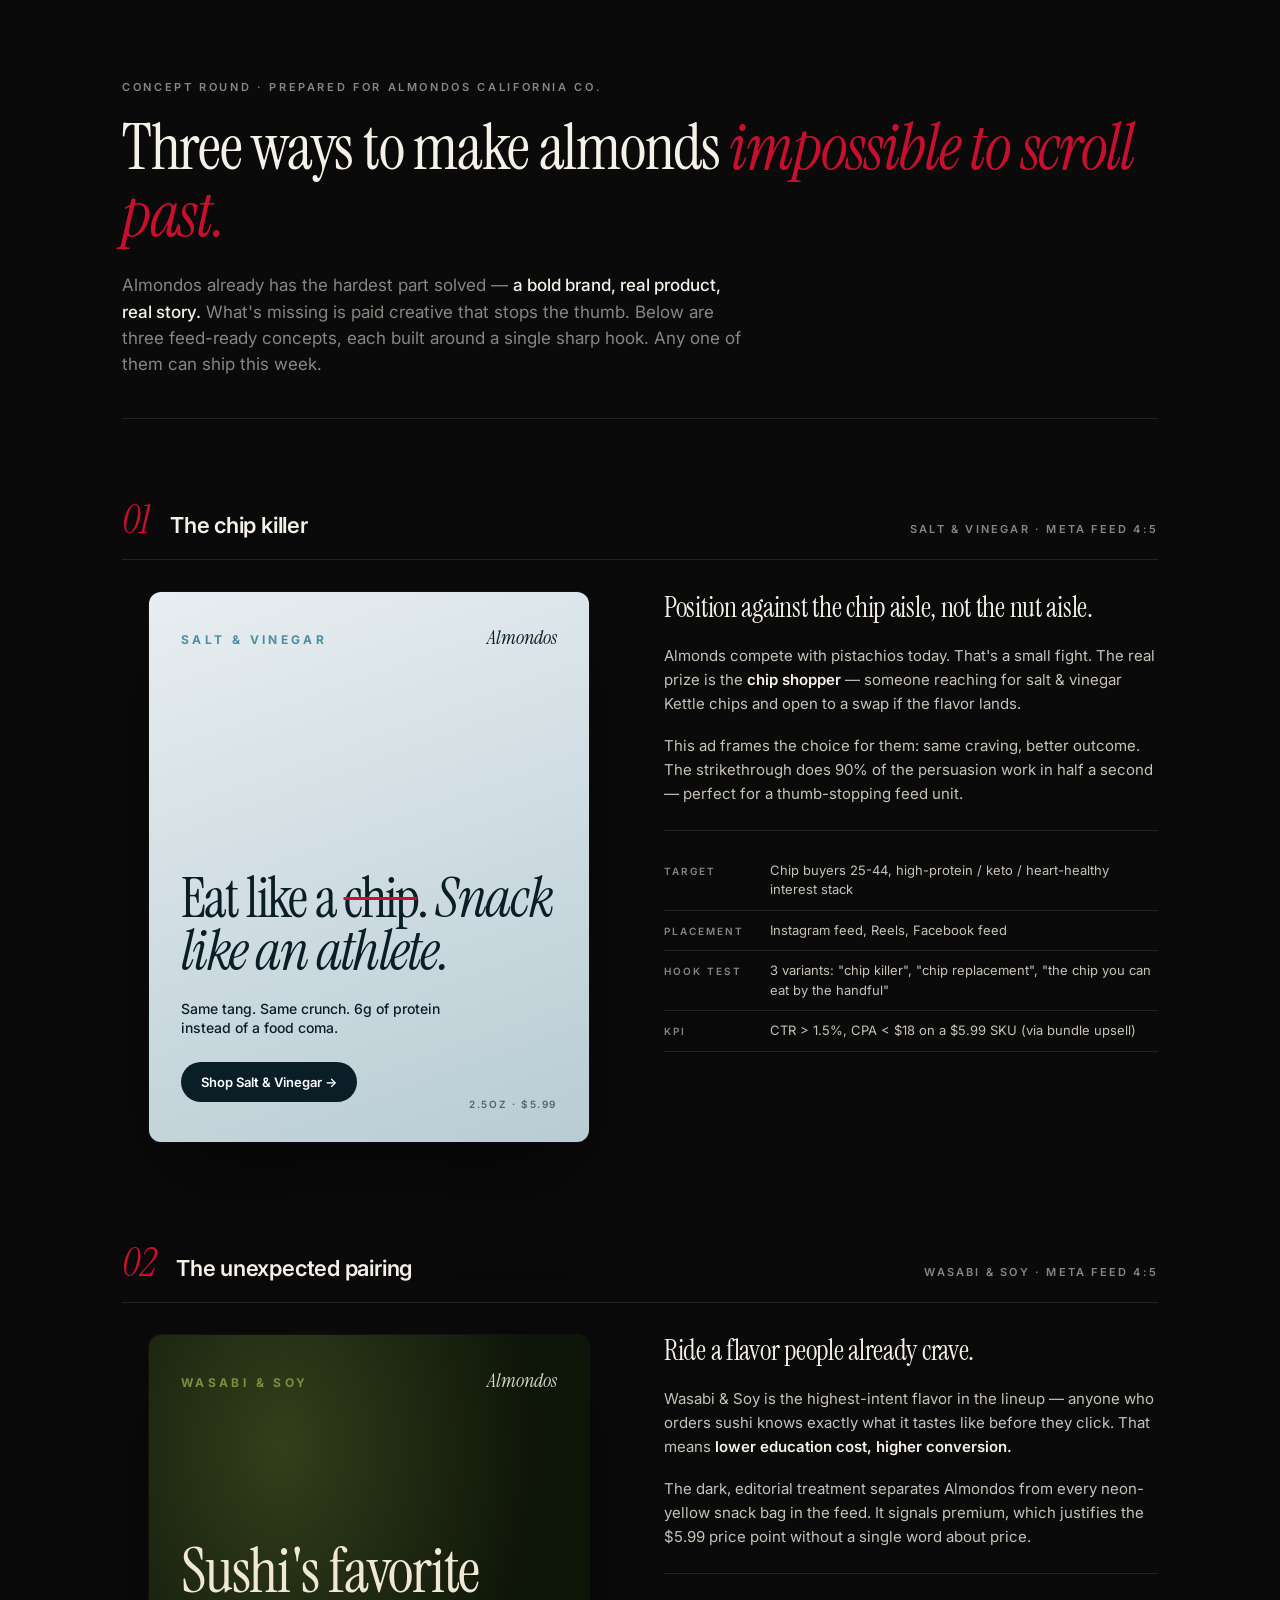
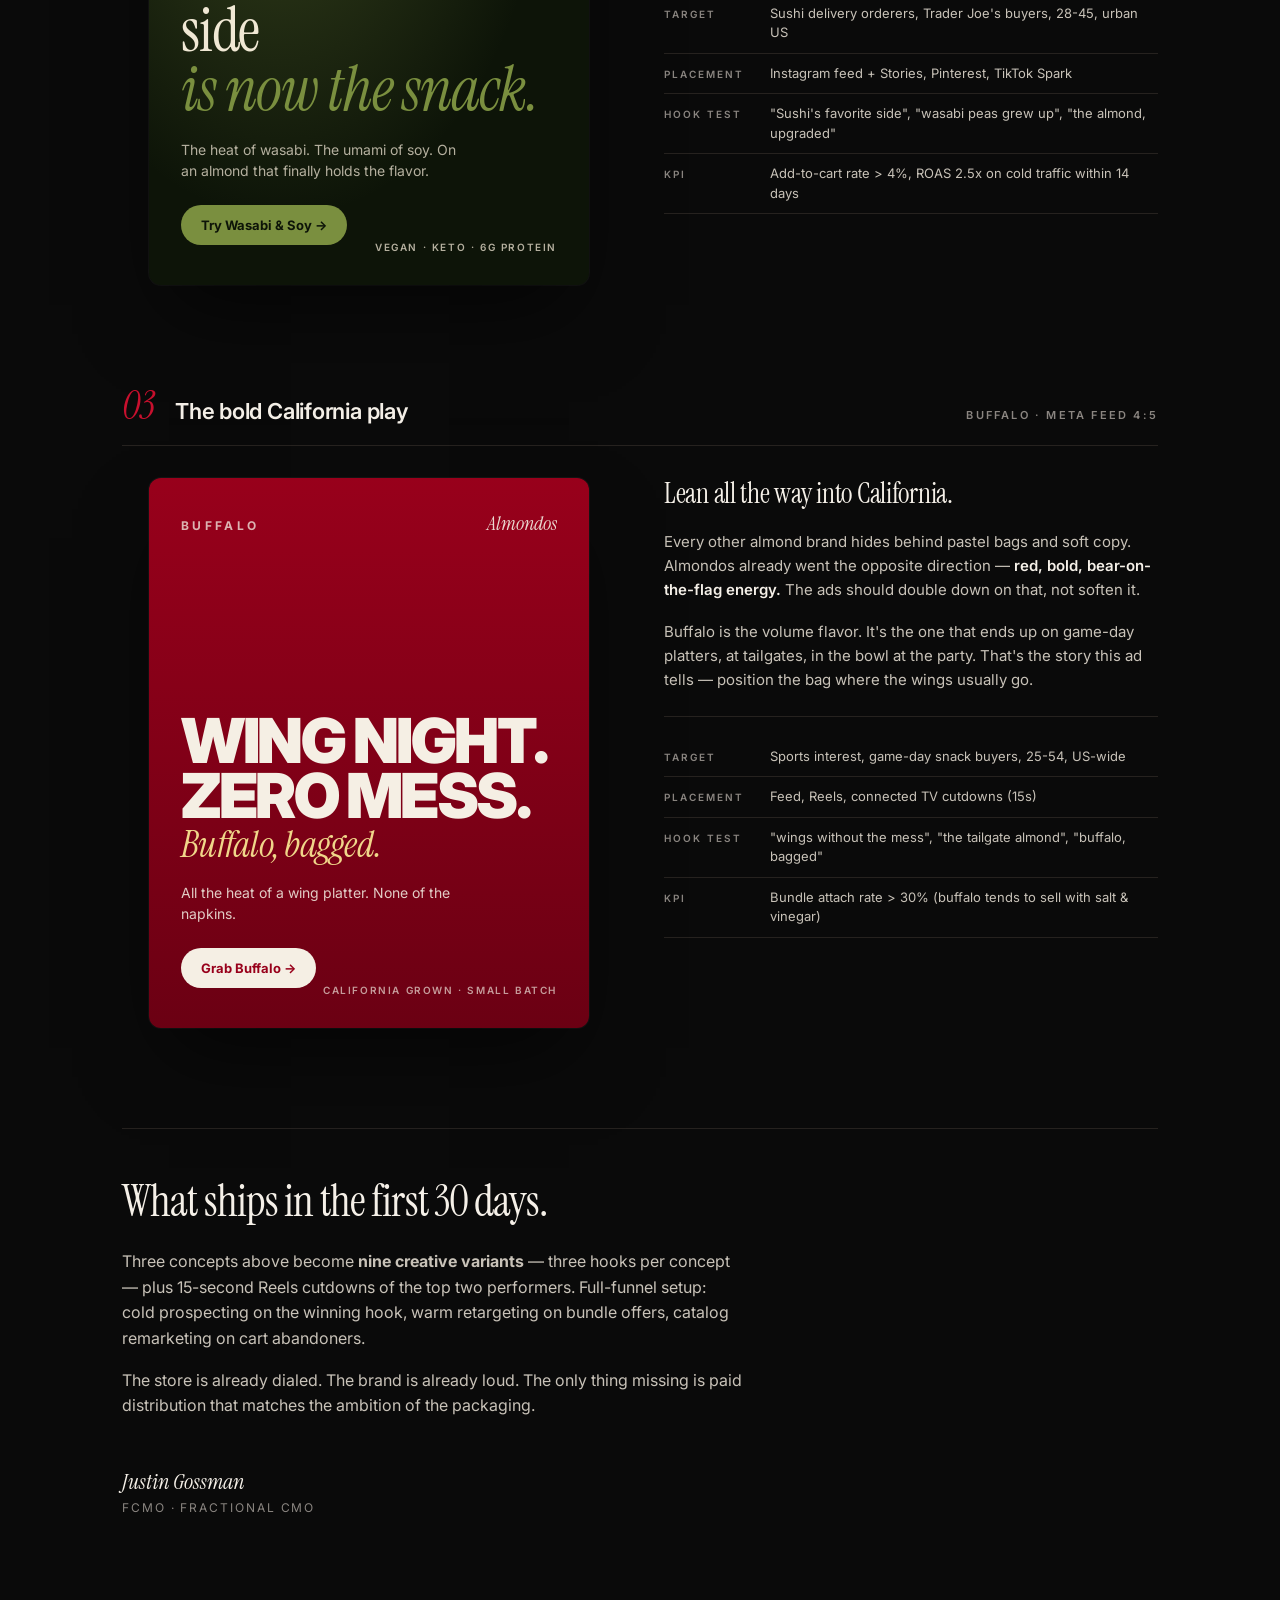
<file: almondos-concepts/index.html>
<!DOCTYPE html>
<html lang="en">
<head>
<meta charset="UTF-8">
<meta name="viewport" content="width=device-width, initial-scale=1, viewport-fit=cover">
<title>Almondos × FCMO — Ad Concepts</title>
<link rel="preconnect" href="https://fonts.googleapis.com">
<link rel="preconnect" href="https://fonts.gstatic.com" crossorigin>
<link href="https://fonts.googleapis.com/css2?family=Instrument+Serif:ital@0;1&family=Inter:wght@400;500;600;700;800;900&display=swap" rel="stylesheet">
<style>
  :root { --bg:#0a0a0a; --panel:#141414; --ink:#f5f0e8; --muted:#8a8580; --line:#26221f; --red:#98001b; --red-hot:#c8102e; --cream:#f5efe4; --wasabi:#7a8f3f; --buffalo:#d24e1d; --sv-blue:#4a90a4; box-sizing:border-box; }
  * { box-sizing:border-box; }
  html, body { margin:0; padding:0; background:var(--bg); color:var(--ink); font-family:'Inter',system-ui,-apple-system,sans-serif; -webkit-font-smoothing:antialiased; }
  .wrap { max-width:1100px; margin:0 auto; padding:80px 32px 120px; }
  @media (max-width:640px) { .wrap { padding:48px 20px 80px; } }
  header.masthead { border-bottom:1px solid var(--line); padding-bottom:40px; margin-bottom:80px; }
  .eyebrow { font-size:11px; letter-spacing:0.24em; text-transform:uppercase; color:var(--muted); margin-bottom:20px; font-weight:600; }
  h1 { font-family:'Instrument Serif',Georgia,serif; font-weight:400; font-size:clamp(40px,6vw,64px); line-height:1.05; letter-spacing:-0.02em; margin:0 0 24px; }
  h1 em { font-style:italic; color:var(--red-hot); }
  .lede { font-size:17px; line-height:1.55; color:var(--muted); max-width:620px; margin:0; }
  .lede strong { color:var(--ink); font-weight:500; }
  section.concept { margin-bottom:100px; }
  .concept-header { display:flex; align-items:baseline; justify-content:space-between; gap:24px; padding-bottom:20px; margin-bottom:32px; border-bottom:1px solid var(--line); flex-wrap:wrap; }
  .concept-num { font-family:'Instrument Serif',Georgia,serif; font-size:40px; font-style:italic; color:var(--red-hot); line-height:1; }
  .concept-title { font-size:22px; font-weight:600; margin:0; letter-spacing:-0.01em; }
  .concept-tag { font-size:11px; letter-spacing:0.2em; text-transform:uppercase; color:var(--muted); font-weight:600; }
  .grid { display:grid; grid-template-columns:1fr 1fr; gap:48px; align-items:start; }
  @media (max-width:820px) { .grid { grid-template-columns:1fr; gap:32px; } }
  .ad { aspect-ratio:4/5; width:100%; max-width:440px; margin:0 auto; position:relative; overflow:hidden; border-radius:12px; box-shadow:0 40px 80px -20px rgba(0,0,0,0.6),0 0 0 1px rgba(255,255,255,0.04); }
  .ad-inner { position:absolute; inset:0; display:flex; flex-direction:column; padding:40px 32px; }
  .ad-1 { background:linear-gradient(160deg,#e8eef1 0%,#b8ccd4 100%); color:#0a1e28; }
  .ad-1 .kicker { font-size:12px; letter-spacing:0.28em; text-transform:uppercase; font-weight:700; color:var(--sv-blue); margin-bottom:auto; }
  .ad-1 .hook { font-family:'Instrument Serif',Georgia,serif; font-size:clamp(38px,8vw,56px); line-height:0.95; letter-spacing:-0.03em; font-weight:400; margin:0 0 20px; }
  .ad-1 .hook em { font-style:italic; }
  .ad-1 .hook s { text-decoration-thickness:3px; text-decoration-color:var(--red-hot); }
  .ad-1 .sub { font-size:14px; line-height:1.4; font-weight:500; margin:0 0 24px; max-width:260px; }
  .ad-1 .cta { display:inline-block; background:#0a1e28; color:#fff; padding:12px 20px; border-radius:999px; font-size:13px; font-weight:600; align-self:flex-start; }
  .ad-1 .brand { position:absolute; top:32px; right:32px; font-family:'Instrument Serif',Georgia,serif; font-size:20px; font-style:italic; color:#0a1e28; }
  .ad-1 .stat { position:absolute; bottom:32px; right:32px; text-align:right; font-size:10px; letter-spacing:0.16em; text-transform:uppercase; font-weight:600; opacity:0.6; }
  .ad-2 { background:#0d1408; color:#f0e8d4; }
  .ad-2::before { content:''; position:absolute; inset:0; background:radial-gradient(ellipse at 30% 20%,rgba(122,143,63,0.35) 0%,transparent 60%); }
  .ad-2 .kicker { font-size:12px; letter-spacing:0.28em; text-transform:uppercase; font-weight:700; color:var(--wasabi); position:relative; margin-bottom:auto; }
  .ad-2 .hook { font-family:'Instrument Serif',Georgia,serif; font-size:clamp(40px,9vw,62px); line-height:0.95; letter-spacing:-0.02em; font-weight:400; margin:0 0 20px; position:relative; }
  .ad-2 .hook em { font-style:italic; color:var(--wasabi); }
  .ad-2 .sub { font-size:14px; line-height:1.5; color:#b5b09f; margin:0 0 24px; max-width:280px; position:relative; }
  .ad-2 .cta { display:inline-block; background:var(--wasabi); color:#0d1408; padding:12px 20px; border-radius:999px; font-size:13px; font-weight:700; align-self:flex-start; position:relative; }
  .ad-2 .brand { position:absolute; top:32px; right:32px; font-family:'Instrument Serif',Georgia,serif; font-size:20px; font-style:italic; color:#f0e8d4; opacity:0.9; }
  .ad-2 .stat { position:absolute; bottom:32px; right:32px; text-align:right; font-size:10px; letter-spacing:0.16em; text-transform:uppercase; font-weight:600; color:#b5b09f; }
  .ad-3 { background:linear-gradient(180deg,var(--red) 0%,#6b0013 100%); color:#f5efe4; }
  .ad-3 .kicker { font-size:12px; letter-spacing:0.28em; text-transform:uppercase; font-weight:700; opacity:0.75; margin-bottom:auto; }
  .ad-3 .hook { font-family:'Inter',sans-serif; font-size:clamp(42px,9vw,62px); line-height:0.9; letter-spacing:-0.04em; font-weight:900; margin:0 0 20px; text-transform:uppercase; }
  .ad-3 .hook span { display:block; font-family:'Instrument Serif',Georgia,serif; font-weight:400; font-style:italic; text-transform:none; letter-spacing:-0.02em; color:#f0d68a; font-size:0.6em; margin-top:4px; }
  .ad-3 .sub { font-size:14px; line-height:1.5; opacity:0.85; margin:0 0 24px; max-width:280px; }
  .ad-3 .cta { display:inline-block; background:#f5efe4; color:var(--red); padding:12px 20px; border-radius:999px; font-size:13px; font-weight:700; align-self:flex-start; }
  .ad-3 .brand { position:absolute; top:32px; right:32px; font-family:'Instrument Serif',Georgia,serif; font-size:20px; font-style:italic; opacity:0.9; }
  .ad-3 .stat { position:absolute; bottom:32px; right:32px; text-align:right; font-size:10px; letter-spacing:0.16em; text-transform:uppercase; font-weight:600; opacity:0.65; }
  .notes h3 { font-family:'Instrument Serif',Georgia,serif; font-weight:400; font-size:28px; letter-spacing:-0.01em; margin:0 0 20px; line-height:1.15; }
  .notes p { font-size:15px; line-height:1.6; color:#c8c2b8; margin:0 0 18px; }
  .notes p strong { color:var(--ink); font-weight:600; }
  .notes ul { list-style:none; padding:0; margin:24px 0 0; border-top:1px solid var(--line); padding-top:20px; }
  .notes li { font-size:13px; line-height:1.5; padding:10px 0; border-bottom:1px solid var(--line); display:flex; gap:16px; }
  .notes li b { font-size:10px; letter-spacing:0.2em; text-transform:uppercase; color:var(--muted); font-weight:600; min-width:90px; padding-top:3px; }
  .notes li span { color:#c8c2b8; flex:1; }
  .close { border-top:1px solid var(--line); padding-top:48px; margin-top:40px; }
  .close h2 { font-family:'Instrument Serif',Georgia,serif; font-weight:400; font-size:clamp(32px,5vw,44px); letter-spacing:-0.02em; margin:0 0 24px; line-height:1.1; }
  .close p { font-size:16px; line-height:1.6; color:#c8c2b8; max-width:620px; margin:0 0 16px; }
  .sig { margin-top:48px; font-size:14px; color:var(--muted); }
  .sig .name { font-family:'Instrument Serif',Georgia,serif; font-size:22px; font-style:italic; color:var(--ink); }
</style>
</head>
<body>
<div class="wrap">
  <header class="masthead">
    <div class="eyebrow">Concept round · Prepared for Almondos California Co.</div>
    <h1>Three ways to make almonds <em>impossible to scroll past.</em></h1>
    <p class="lede">Almondos already has the hardest part solved — <strong>a bold brand, real product, real story.</strong> What's missing is paid creative that stops the thumb. Below are three feed-ready concepts, each built around a single sharp hook. Any one of them can ship this week.</p>
  </header>

  <section class="concept">
    <div class="concept-header">
      <div style="display:flex;align-items:baseline;gap:20px;"><div class="concept-num">01</div><h2 class="concept-title">The chip killer</h2></div>
      <div class="concept-tag">Salt &amp; Vinegar · Meta feed 4:5</div>
    </div>
    <div class="grid">
      <div class="ad ad-1"><div class="ad-inner">
        <div class="kicker">Salt &amp; Vinegar</div><div class="brand">Almondos</div>
        <h3 class="hook">Eat like a <s>chip</s>. <em>Snack like an athlete.</em></h3>
        <p class="sub">Same tang. Same crunch. 6g of protein instead of a food coma.</p>
        <a class="cta">Shop Salt &amp; Vinegar →</a>
        <div class="stat">2.5oz · $5.99</div>
      </div></div>
      <div class="notes">
        <h3>Position against the chip aisle, not the nut aisle.</h3>
        <p>Almonds compete with pistachios today. That's a small fight. The real prize is the <strong>chip shopper</strong> — someone reaching for salt &amp; vinegar Kettle chips and open to a swap if the flavor lands.</p>
        <p>This ad frames the choice for them: same craving, better outcome. The strikethrough does 90% of the persuasion work in half a second — perfect for a thumb-stopping feed unit.</p>
        <ul>
          <li><b>Target</b><span>Chip buyers 25-44, high-protein / keto / heart-healthy interest stack</span></li>
          <li><b>Placement</b><span>Instagram feed, Reels, Facebook feed</span></li>
          <li><b>Hook test</b><span>3 variants: "chip killer", "chip replacement", "the chip you can eat by the handful"</span></li>
          <li><b>KPI</b><span>CTR &gt; 1.5%, CPA &lt; $18 on a $5.99 SKU (via bundle upsell)</span></li>
        </ul>
      </div>
    </div>
  </section>

  <section class="concept">
    <div class="concept-header">
      <div style="display:flex;align-items:baseline;gap:20px;"><div class="concept-num">02</div><h2 class="concept-title">The unexpected pairing</h2></div>
      <div class="concept-tag">Wasabi &amp; Soy · Meta feed 4:5</div>
    </div>
    <div class="grid">
      <div class="ad ad-2"><div class="ad-inner">
        <div class="kicker">Wasabi &amp; Soy</div><div class="brand">Almondos</div>
        <h3 class="hook">Sushi's favorite side<br><em>is now the snack.</em></h3>
        <p class="sub">The heat of wasabi. The umami of soy. On an almond that finally holds the flavor.</p>
        <a class="cta">Try Wasabi &amp; Soy →</a>
        <div class="stat">Vegan · Keto · 6g protein</div>
      </div></div>
      <div class="notes">
        <h3>Ride a flavor people already crave.</h3>
        <p>Wasabi &amp; Soy is the highest-intent flavor in the lineup — anyone who orders sushi knows exactly what it tastes like before they click. That means <strong>lower education cost, higher conversion.</strong></p>
        <p>The dark, editorial treatment separates Almondos from every neon-yellow snack bag in the feed. It signals premium, which justifies the $5.99 price point without a single word about price.</p>
        <ul>
          <li><b>Target</b><span>Sushi delivery orderers, Trader Joe's buyers, 28-45, urban US</span></li>
          <li><b>Placement</b><span>Instagram feed + Stories, Pinterest, TikTok Spark</span></li>
          <li><b>Hook test</b><span>"Sushi's favorite side", "wasabi peas grew up", "the almond, upgraded"</span></li>
          <li><b>KPI</b><span>Add-to-cart rate &gt; 4%, ROAS 2.5x on cold traffic within 14 days</span></li>
        </ul>
      </div>
    </div>
  </section>

  <section class="concept">
    <div class="concept-header">
      <div style="display:flex;align-items:baseline;gap:20px;"><div class="concept-num">03</div><h2 class="concept-title">The bold California play</h2></div>
      <div class="concept-tag">Buffalo · Meta feed 4:5</div>
    </div>
    <div class="grid">
      <div class="ad ad-3"><div class="ad-inner">
        <div class="kicker">Buffalo</div><div class="brand">Almondos</div>
        <h3 class="hook">Wing night.<br>Zero mess.<span>Buffalo, bagged.</span></h3>
        <p class="sub">All the heat of a wing platter. None of the napkins.</p>
        <a class="cta">Grab Buffalo →</a>
        <div class="stat">California grown · Small batch</div>
      </div></div>
      <div class="notes">
        <h3>Lean all the way into California.</h3>
        <p>Every other almond brand hides behind pastel bags and soft copy. Almondos already went the opposite direction — <strong>red, bold, bear-on-the-flag energy.</strong> The ads should double down on that, not soften it.</p>
        <p>Buffalo is the volume flavor. It's the one that ends up on game-day platters, at tailgates, in the bowl at the party. That's the story this ad tells — position the bag where the wings usually go.</p>
        <ul>
          <li><b>Target</b><span>Sports interest, game-day snack buyers, 25-54, US-wide</span></li>
          <li><b>Placement</b><span>Feed, Reels, connected TV cutdowns (15s)</span></li>
          <li><b>Hook test</b><span>"wings without the mess", "the tailgate almond", "buffalo, bagged"</span></li>
          <li><b>KPI</b><span>Bundle attach rate &gt; 30% (buffalo tends to sell with salt &amp; vinegar)</span></li>
        </ul>
      </div>
    </div>
  </section>

  <div class="close">
    <h2>What ships in the first 30 days.</h2>
    <p>Three concepts above become <strong>nine creative variants</strong> — three hooks per concept — plus 15-second Reels cutdowns of the top two performers. Full-funnel setup: cold prospecting on the winning hook, warm retargeting on bundle offers, catalog remarketing on cart abandoners.</p>
    <p>The store is already dialed. The brand is already loud. The only thing missing is paid distribution that matches the ambition of the packaging.</p>
    <div class="sig">
      <div class="name">Justin Gossman</div>
      <div style="margin-top:4px;font-size:12px;letter-spacing:0.16em;text-transform:uppercase;">FCMO · Fractional CMO</div>
    </div>
  </div>
</div>
</body>
</html>
</file>
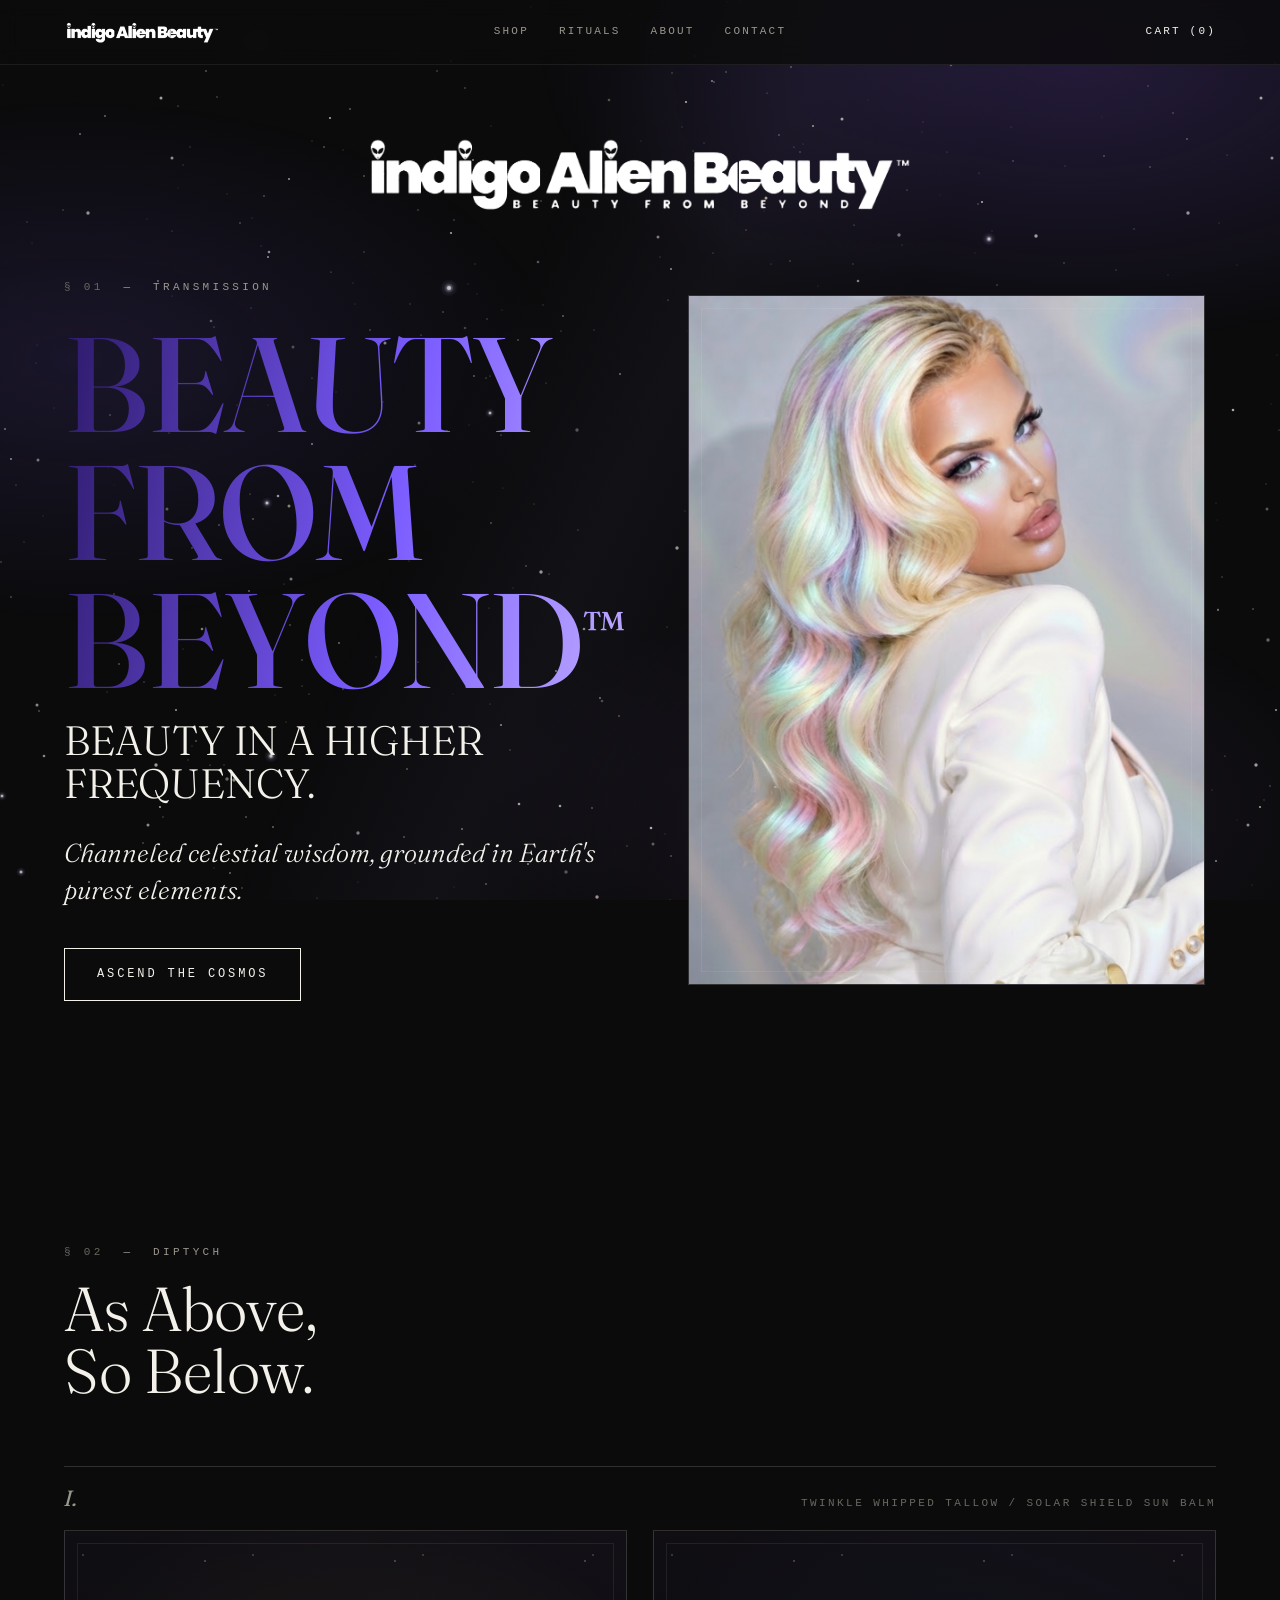
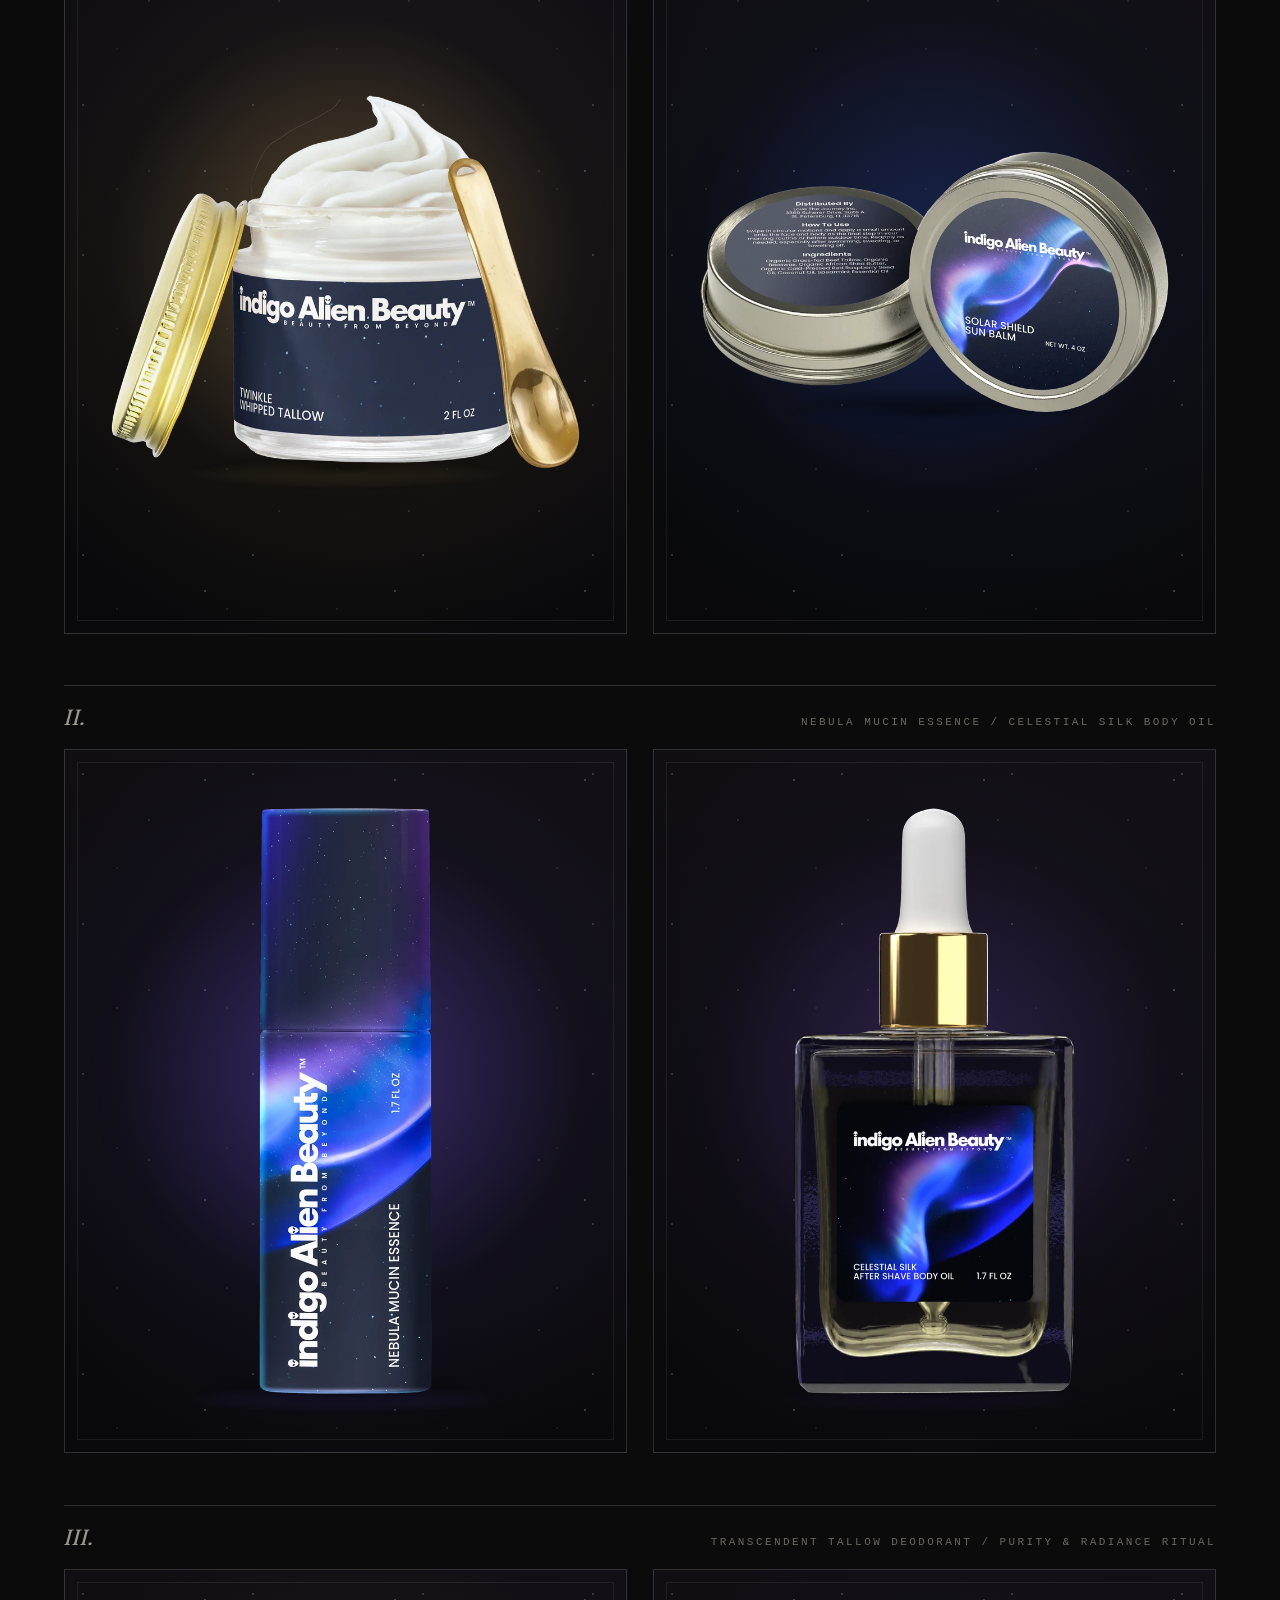
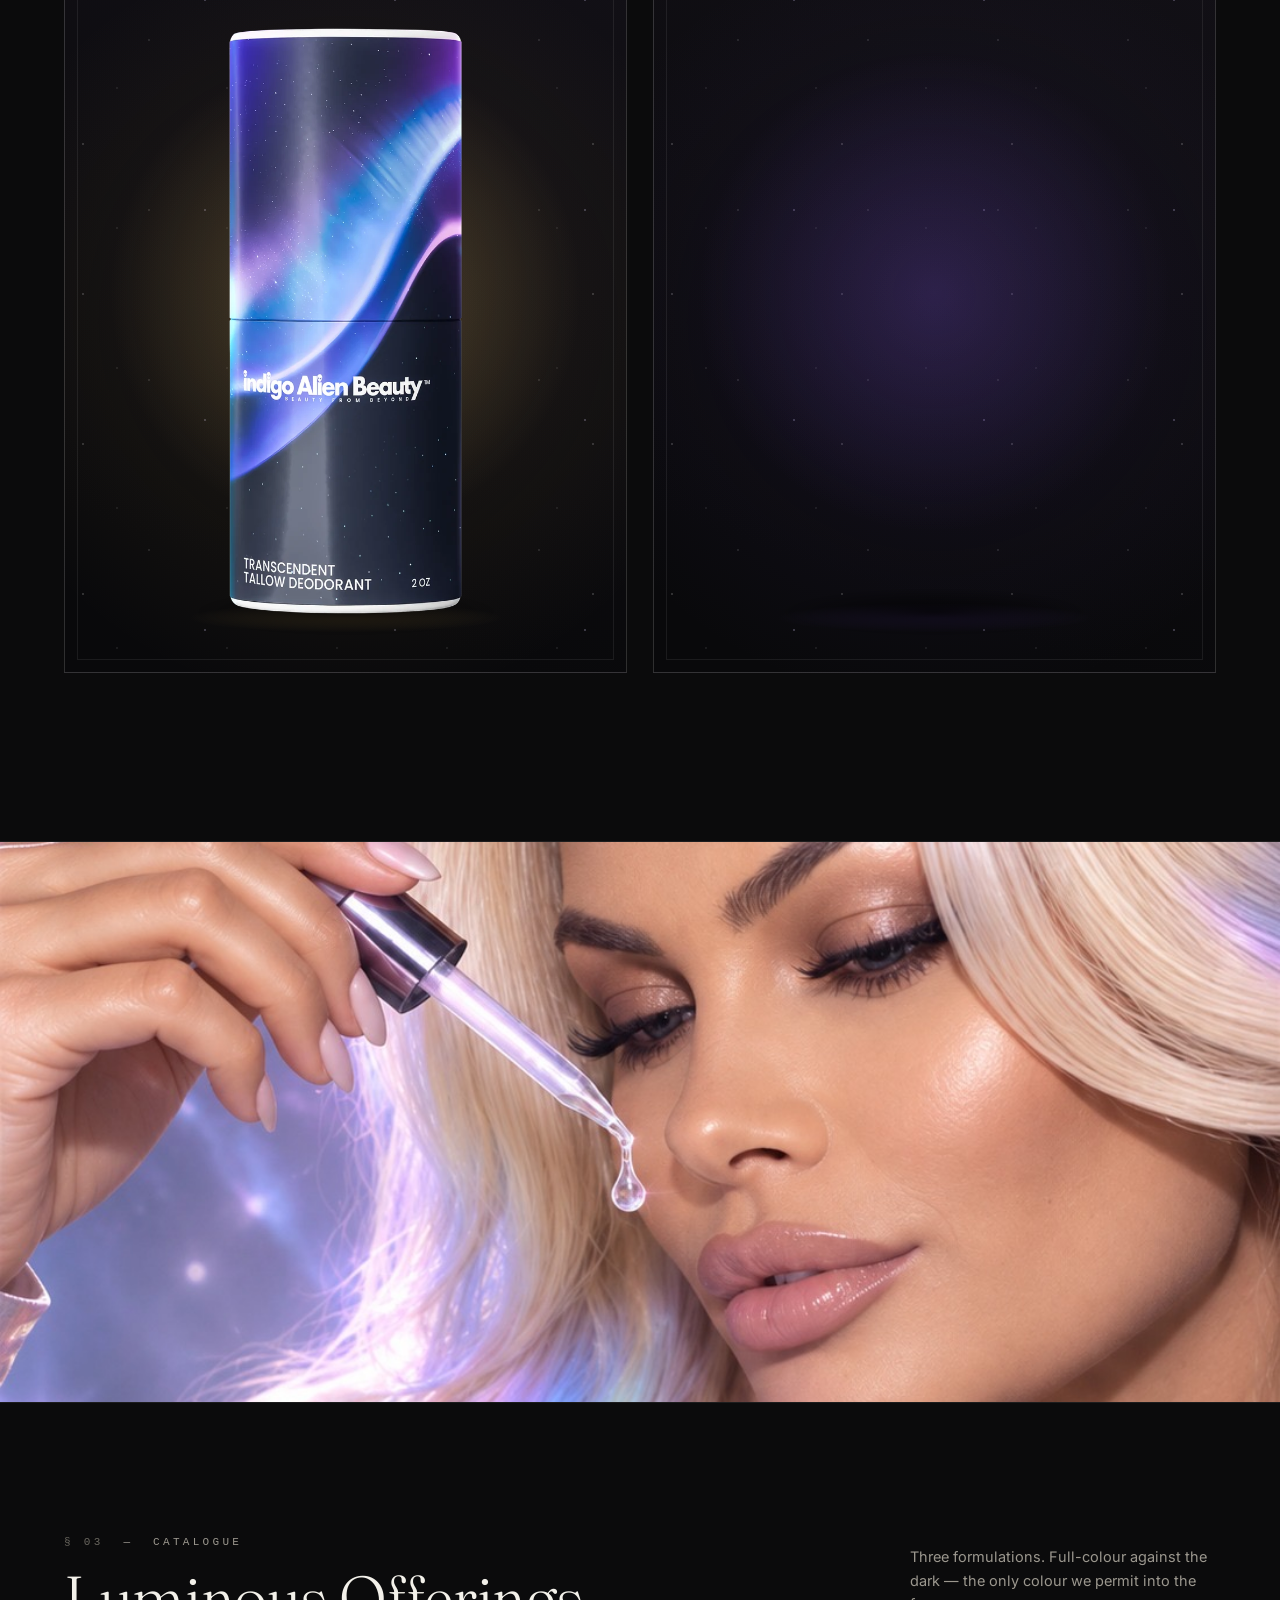
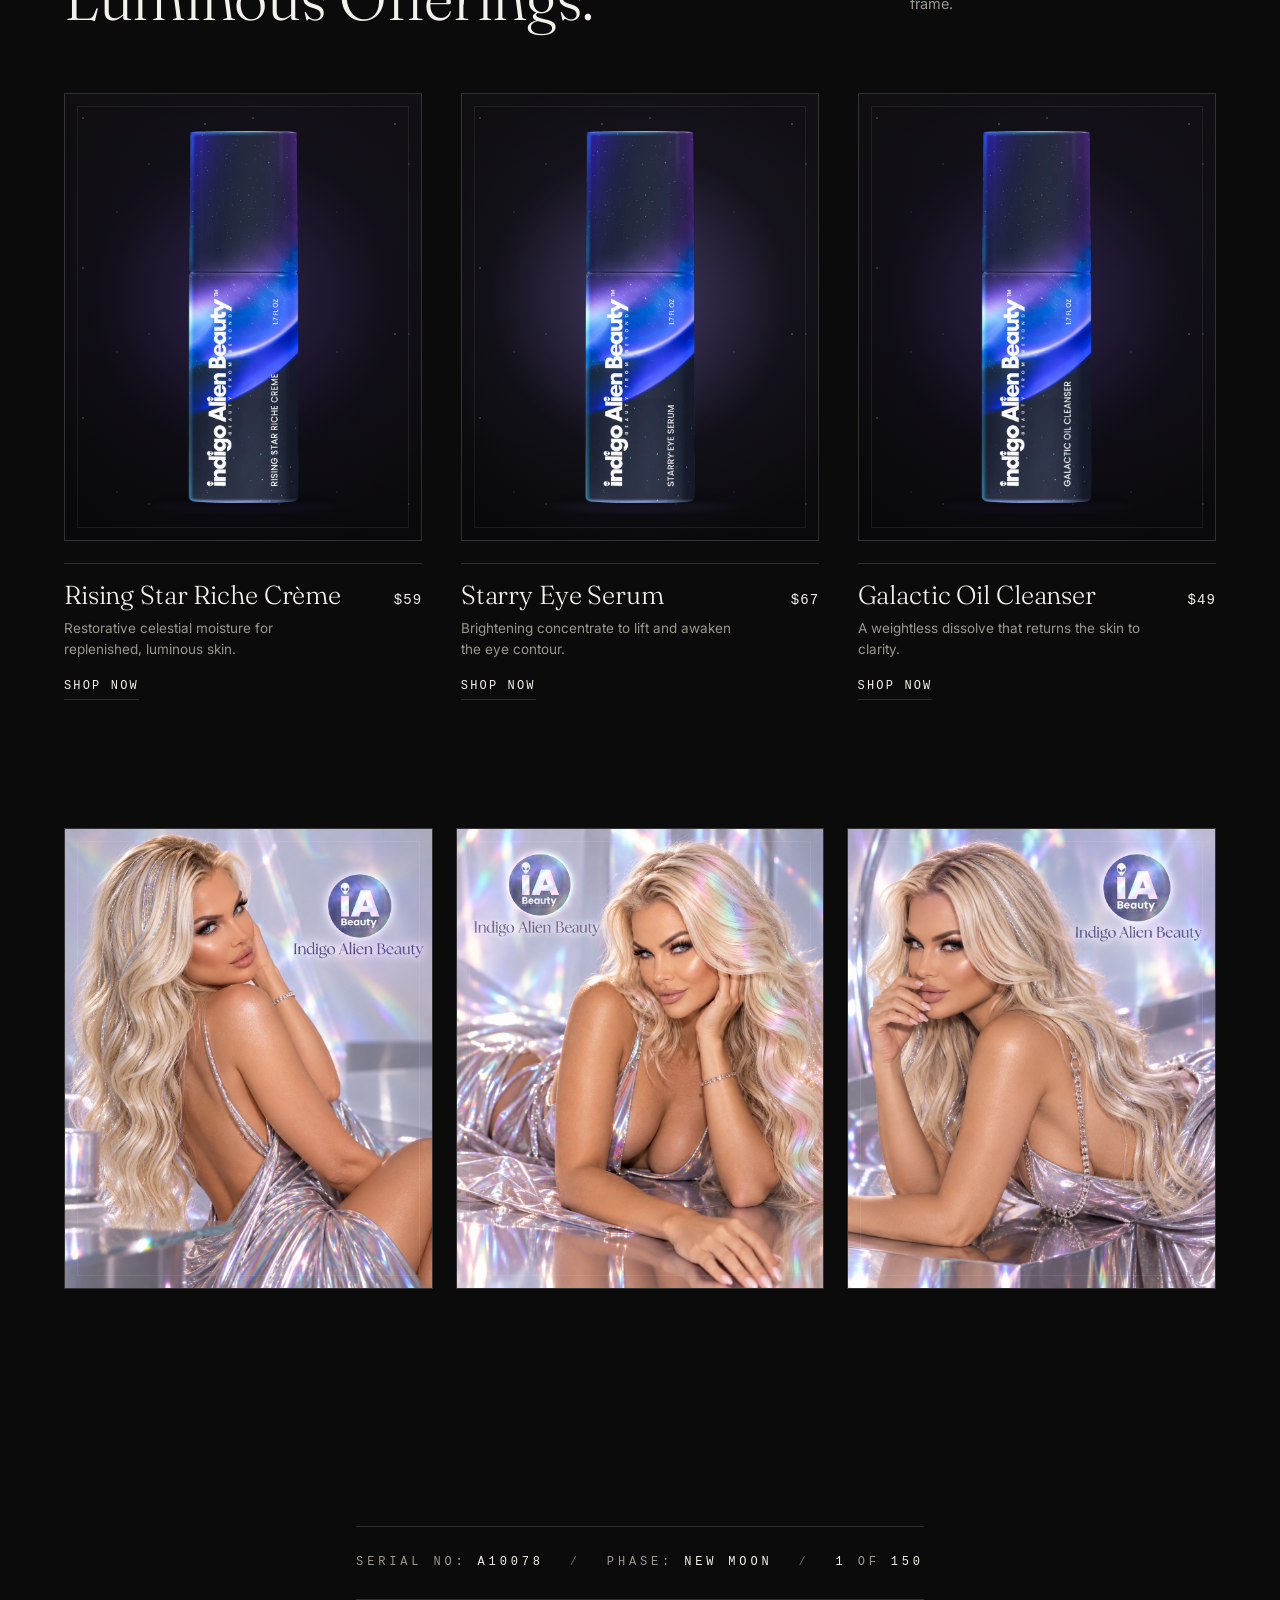
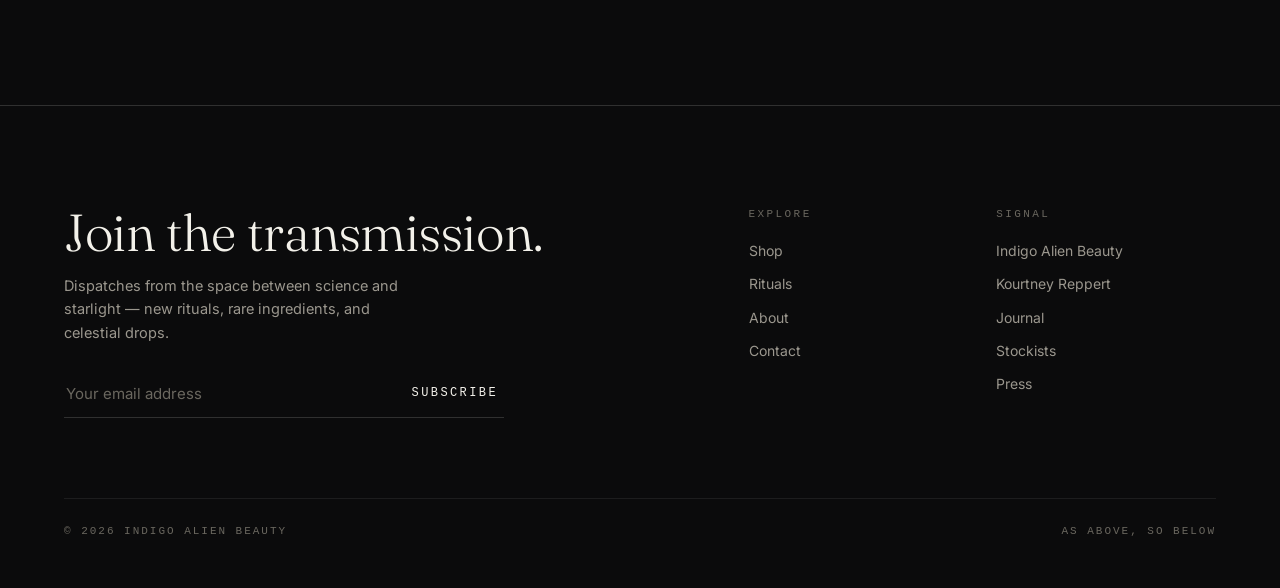
<file: indigo-alien-v2/index.html>
<!DOCTYPE html>
<html lang="en">
<head>
<meta charset="UTF-8">
<meta name="viewport" content="width=device-width, initial-scale=1, viewport-fit=cover">
<title>Indigo Alien Beauty — Beauty from Beyond</title>
<meta name="description" content="Channeled celestial wisdom, grounded in Earth's purest elements. Noir-meets-cosmos skincare from Indigo Alien Beauty.">
<link rel="preconnect" href="https://fonts.googleapis.com">
<link rel="preconnect" href="https://fonts.gstatic.com" crossorigin>
<link href="https://fonts.googleapis.com/css2?family=Fraunces:ital,opsz,wght@0,9..144,300;0,9..144,400;0,9..144,500;1,9..144,300;1,9..144,400&family=Inter:wght@400;500;600&display=swap" rel="stylesheet">
<link rel="stylesheet" href="styles.css?v=20261028f">
<link rel="canonical" href="https://justingossman.github.io/indigo-alien-v2/">
<meta name="theme-color" content="#0b0b0c">
<link rel="icon" href="favicon.svg" type="image/svg+xml">
<link rel="apple-touch-icon" href="apple-touch-icon.png">
<!-- Open Graph -->
<meta property="og:type" content="website">
<meta property="og:site_name" content="Indigo Alien Beauty">
<meta property="og:title" content="Indigo Alien Beauty — Beauty from Beyond">
<meta property="og:description" content="Channeled celestial wisdom, grounded in Earth's purest elements.">
<meta property="og:url" content="https://justingossman.github.io/indigo-alien-v2/">
<meta property="og:image" content="https://justingossman.github.io/indigo-alien-v2/og-image.png">
<meta property="og:image:width" content="1200">
<meta property="og:image:height" content="630">
<meta property="og:image:alt" content="Indigo Alien Beauty — Beauty from Beyond">
<!-- Twitter -->
<meta name="twitter:card" content="summary_large_image">
<meta name="twitter:title" content="Indigo Alien Beauty — Beauty from Beyond">
<meta name="twitter:description" content="Channeled celestial wisdom, grounded in Earth's purest elements.">
<meta name="twitter:image" content="https://justingossman.github.io/indigo-alien-v2/og-image.png">
</head>
<body>

<!-- 1. HEADER -->
<header class="site-head">
  <div class="head-inner">
    <a class="wordmark" href="index.html"><img src="img/brand/ia-logo-wordmark.png" alt="Indigo Alien Beauty" width="1250" height="191"></a>
    <nav class="main-nav">
      <a href="https://indigoalienbeauty.com">Shop</a>
      <a href="rituals.html">Rituals</a>
      <a href="about.html">About</a>
      <a href="contact.html">Contact</a>
    </nav>
    <a class="cart" href="https://indigoalienbeauty.com/cart">Cart (0)</a>
  </div>
</header>

<!-- 2. COVER — brand lockup (client trademark) -->
<section class="wrap cover" aria-label="Indigo Alien Beauty">
  <img class="cover-lockup" src="img/brand/ia-logo-lockup.png" alt="Indigo Alien Beauty — Beauty from Beyond" width="1250" height="191">
</section>

<!-- 3. HERO -->
<section class="wrap hero">
  <div class="hero-copy">
    <p class="kicker"><span class="idx">§ 01</span> &nbsp;— &nbsp;Transmission</p>
    <h1 class="display tagline">Beauty from Beyond<sup class="tm">™</sup></h1>
    <p class="subhead">Beauty in a higher frequency.</p>
    <p class="lead">Channeled celestial wisdom, grounded in Earth's purest elements.</p>
    <a class="btn" href="#">Ascend the Cosmos</a>
  </div>
  <figure class="hero-fig">
    <div class="slot slot--cosmos slot--standin">
      <img class="slot-img" src="img/photos/ia-hero-kourtney.jpg" alt="Kourtney Reppert with the Indigo Alien Beauty tallow crème" width="1154" height="2106" fetchpriority="high">
      <div class="slot-grain"></div>
      <div class="slot-meta">
        <span class="slot-id">IMG-01</span>
        <span class="slot-dim">1200 × 1600 px</span>
        <span class="slot-type">Modeling</span>
      </div>    </div>
  </figure>
</section>

<!-- 4. AS ABOVE, SO BELOW -->
<section class="wrap section">
  <div class="sec-head">
    <div>
      <p class="kicker"><span class="idx">§ 02</span> &nbsp;— &nbsp;Diptych</p>
      <h2 class="display" style="margin-top:16px">As Above,<br>So Below.</h2>
    </div>
  </div>

  <div class="diptych">
    <!-- Pair I -->
    <div>
      <div class="pair-head"><span class="pi">I.</span><span class="pl"><a href="products/twinkle-whipped-tallow.html">Twinkle Whipped Tallow</a> / <a href="products/solar-shield-sun-balm.html">Solar Shield Sun Balm</a></span></div>
      <div class="pair">
        <div class="slot slot--studio slot--standin stage" style="--tone:201,164,92;--floor:76.5%">
          <a href="products/twinkle-whipped-tallow.html"><img class="slot-img" src="img/photos/shopify/product-tallow.webp" alt="Twinkle Whipped Tallow jar with gold lid and spoon" width="1000" height="1250" loading="lazy" decoding="async"></a>
        </div>
        <div class="slot slot--studio slot--standin stage" style="--tone:38,72,176;--floor:68.5%">
          <a href="products/solar-shield-sun-balm.html"><img class="slot-img" src="img/photos/shopify/product-sunbalm.webp" alt="Two tins of Solar Shield Sun Balm" width="1000" height="1250" loading="lazy" decoding="async"></a>
        </div>
      </div>
    </div>

    <!-- Pair II -->
    <div>
      <div class="pair-head"><span class="pi">II.</span><span class="pl"><a href="products/nebula-mucin-essence.html">Nebula Mucin Essence</a> / <a href="products/celestial-silk-after-shave-body-oil.html">Celestial Silk Body Oil</a></span></div>
      <div class="pair">
        <div class="slot slot--studio slot--standin stage" style="--tone:123,92,255;--floor:91.5%">
          <a href="products/nebula-mucin-essence.html"><img class="slot-img" src="img/photos/shopify/product-mucin.webp" alt="Nebula Mucin Essence tube" width="1000" height="1250" loading="lazy" decoding="async"></a>
        </div>
        <div class="slot slot--studio slot--standin stage" style="--tone:96,66,168;--floor:91.5%">
          <a href="products/celestial-silk-after-shave-body-oil.html"><img class="slot-img" src="img/photos/shopify/product-bodyoil.webp" alt="Celestial Silk After Shave Body Oil dropper bottle" width="1000" height="1250" loading="lazy" decoding="async"></a>
        </div>
      </div>
    </div>

    <!-- Pair III -->
    <div>
      <div class="pair-head"><span class="pi">III.</span><span class="pl"><a href="products/transcendent-tallow-deodorant.html">Transcendent Tallow Deodorant</a> / <a href="products/the-purity-radiance-ritual.html">Purity &amp; Radiance Ritual</a></span></div>
      <div class="pair">
        <div class="slot slot--studio slot--standin stage" style="--tone:201,164,92;--floor:91.5%">
          <a href="products/transcendent-tallow-deodorant.html"><img class="slot-img" src="img/photos/shopify/product-deodorant.webp" alt="Transcendent Tallow Deodorant tube" width="1000" height="1250" loading="lazy" decoding="async"></a>
        </div>
        <div class="slot slot--studio slot--standin stage" style="--tone:96,66,168;--floor:91.5%">
          <a href="products/the-purity-radiance-ritual.html"><img class="slot-img" src="img/photos/shopify/product-set-purity-radiance.webp" alt="The Purity &amp; Radiance Ritual: Rising Star Riche Crème and Galactic Oil Cleanser" width="1000" height="1250" loading="lazy" decoding="async"></a>
        </div>
      </div>
    </div>
  </div>
</section>

<!-- 4b. SERUM BAND — dropper close-up, full width -->
<section class="serum-band" aria-label="Serum application">
  <img src="img/photos/ia-dropper-kourtney.jpg" alt="Serum dropper at Kourtney’s cheek, holographic light" width="1100" height="1430" loading="lazy" decoding="async">
</section>

<!-- 5. LUMINOUS OFFERINGS -->
<section class="wrap section" id="offerings">
  <div class="sec-head">
    <div>
      <p class="kicker"><span class="idx">§ 03</span> &nbsp;— &nbsp;Catalogue</p>
      <h2 class="display" style="margin-top:16px">Luminous Offerings.</h2>
    </div>
    <p class="note">Three formulations. Full-colour against the dark — the only colour we permit into the frame.</p>
  </div>

  <div class="products">
    <article class="product">
      <div class="slot slot--studio slot--standin stage" style="--tone:96,66,168;--floor:91.5%">
        <a href="products/rising-star-riche-creme.html"><img class="slot-img" src="img/photos/shopify/product-richecreme.webp" alt="Rising Star Riche Crème tube" width="1000" height="1250" loading="lazy" decoding="async"></a>
      </div>
      <div class="p-body">
        <div>
          <h3 class="display"><a href="products/rising-star-riche-creme.html">Rising Star Riche Crème</a></h3>
          <p class="p-desc">Restorative celestial moisture for replenished, luminous skin.</p>
        </div>
        <span class="price">$59</span>
      </div>
      <div class="p-foot"><a class="link-underline" href="https://indigoalienbeauty.com/products/rising-star-riche-creme">Shop Now</a></div>
    </article>

    <article class="product">
      <div class="slot slot--studio slot--standin stage" style="--tone:150,128,236;--floor:91.5%">
        <a href="products/starry-eye-serum.html"><img class="slot-img" src="img/photos/shopify/product-eyeserum.webp" alt="Starry Eye Serum tube" width="1000" height="1250" loading="lazy" decoding="async"></a>
      </div>
      <div class="p-body">
        <div>
          <h3 class="display"><a href="products/starry-eye-serum.html">Starry Eye Serum</a></h3>
          <p class="p-desc">Brightening concentrate to lift and awaken the eye contour.</p>
        </div>
        <span class="price">$67</span>
      </div>
      <div class="p-foot"><a class="link-underline" href="https://indigoalienbeauty.com/products/starry-eye-serum">Shop Now</a></div>
    </article>

    <article class="product">
      <div class="slot slot--studio slot--standin stage" style="--tone:96,66,168;--floor:91.5%">
        <a href="products/galactic-oil-cleanser.html"><img class="slot-img" src="img/photos/shopify/product-cleanser.webp" alt="Galactic Oil Cleanser tube" width="1000" height="1250" loading="lazy" decoding="async"></a>
      </div>
      <div class="p-body">
        <div>
          <h3 class="display"><a href="products/galactic-oil-cleanser.html">Galactic Oil Cleanser</a></h3>
          <p class="p-desc">A weightless dissolve that returns the skin to clarity.</p>
        </div>
        <span class="price">$49</span>
      </div>
      <div class="p-foot"><a class="link-underline" href="https://indigoalienbeauty.com/products/galactic-oil-cleanser">Shop Now</a></div>
    </article>
  </div>
</section>

<!-- 5b. LOOKBOOK — holographic campaign strip -->
<section class="wrap section lookbook" aria-label="Campaign lookbook">
  <div class="look-strip">
    <div class="slot look-slot"><img class="slot-img" src="img/photos/ia-look-01.jpg" alt="Kourtney Reppert — holographic campaign, seated" width="1122" height="1402" loading="lazy" decoding="async"></div>
    <div class="slot look-slot"><img class="slot-img" src="img/photos/ia-look-02.jpg" alt="Kourtney Reppert — holographic campaign, reflective set" width="1122" height="1402" loading="lazy" decoding="async"></div>
    <div class="slot look-slot"><img class="slot-img" src="img/photos/ia-look-03.jpg" alt="Kourtney Reppert — holographic campaign, leaning" width="1122" height="1402" loading="lazy" decoding="async"></div>
  </div>
</section>

<!-- 6. STARSEED RITUAL COLLECTION — full-bleed banner. Hidden until product photos of the
     three collection pieces exist (see PLACEHOLDERS.md IMG-11). Remove `hidden` to restore. -->
<section class="banner" hidden>
  <div class="slot slot--cosmos sx-banner">
    <div class="slot-grain"></div>
    <div class="slot-meta">
      <span class="slot-id">IMG-11</span>
      <span class="slot-dim">2400 × 1000 px</span>
      <span class="slot-type">Editorial</span>
    </div>
  </div>
  <div class="banner-copy">
    <p class="kicker">§ 04 &nbsp;— &nbsp;The Collection</p>
    <h2 class="display">Starseed Ritual Collection</h2>
    <p class="sub">Harmonize Your Inner &amp; Outer Cosmos.</p>
  </div>
</section>

<!-- 7. LIMITED-RUN DETAIL BLOCK -->
<section class="wrap detail">
  <p class="line">
    <span>Serial No: <b>A10078</b></span>
    <span><i>/</i></span>
    <span>Phase: <b>New Moon</b></span>
    <span><i>/</i></span>
    <span><b>1</b> of <b>150</b></span>
  </p>
</section>

<!-- 8. FOOTER + NEWSLETTER -->
<footer class="site-foot">
  <div class="wrap">
    <div class="foot-top">
      <div class="news">
        <h2 class="display">Join the transmission.</h2>
        <p>Dispatches from the space between science and starlight — new rituals, rare ingredients, and celestial drops.</p>
        <form onsubmit="return false;">
          <input type="email" placeholder="Your email address" aria-label="Your email address">
          <button type="submit">Subscribe</button>
        </form>
      </div>
      <div class="foot-nav">
        <div class="foot-col">
          <h4>Explore</h4>
          <a href="https://indigoalienbeauty.com">Shop</a>
          <a href="rituals.html">Rituals</a>
          <a href="about.html">About</a>
          <a href="contact.html">Contact</a>
        </div>
        <div class="foot-col">
          <h4>Signal</h4>
          <a href="https://www.instagram.com/indigoalienbeauty/" target="_blank" rel="noopener" aria-label="Indigo Alien Beauty on Instagram">Indigo Alien Beauty</a>
          <a href="https://www.instagram.com/kourtneyreppert/" target="_blank" rel="noopener" aria-label="Kourtney Reppert on Instagram">Kourtney Reppert</a>
          <a href="#">Journal</a>
          <a href="contact.html">Stockists</a>
          <a href="contact.html">Press</a>
        </div>
      </div>
    </div>
    <div class="foot-bottom">
      <span>© 2026 Indigo Alien Beauty</span>
      <span>As Above, So Below</span>
    </div>
  </div>
</footer>

</body>
</html>
</file>
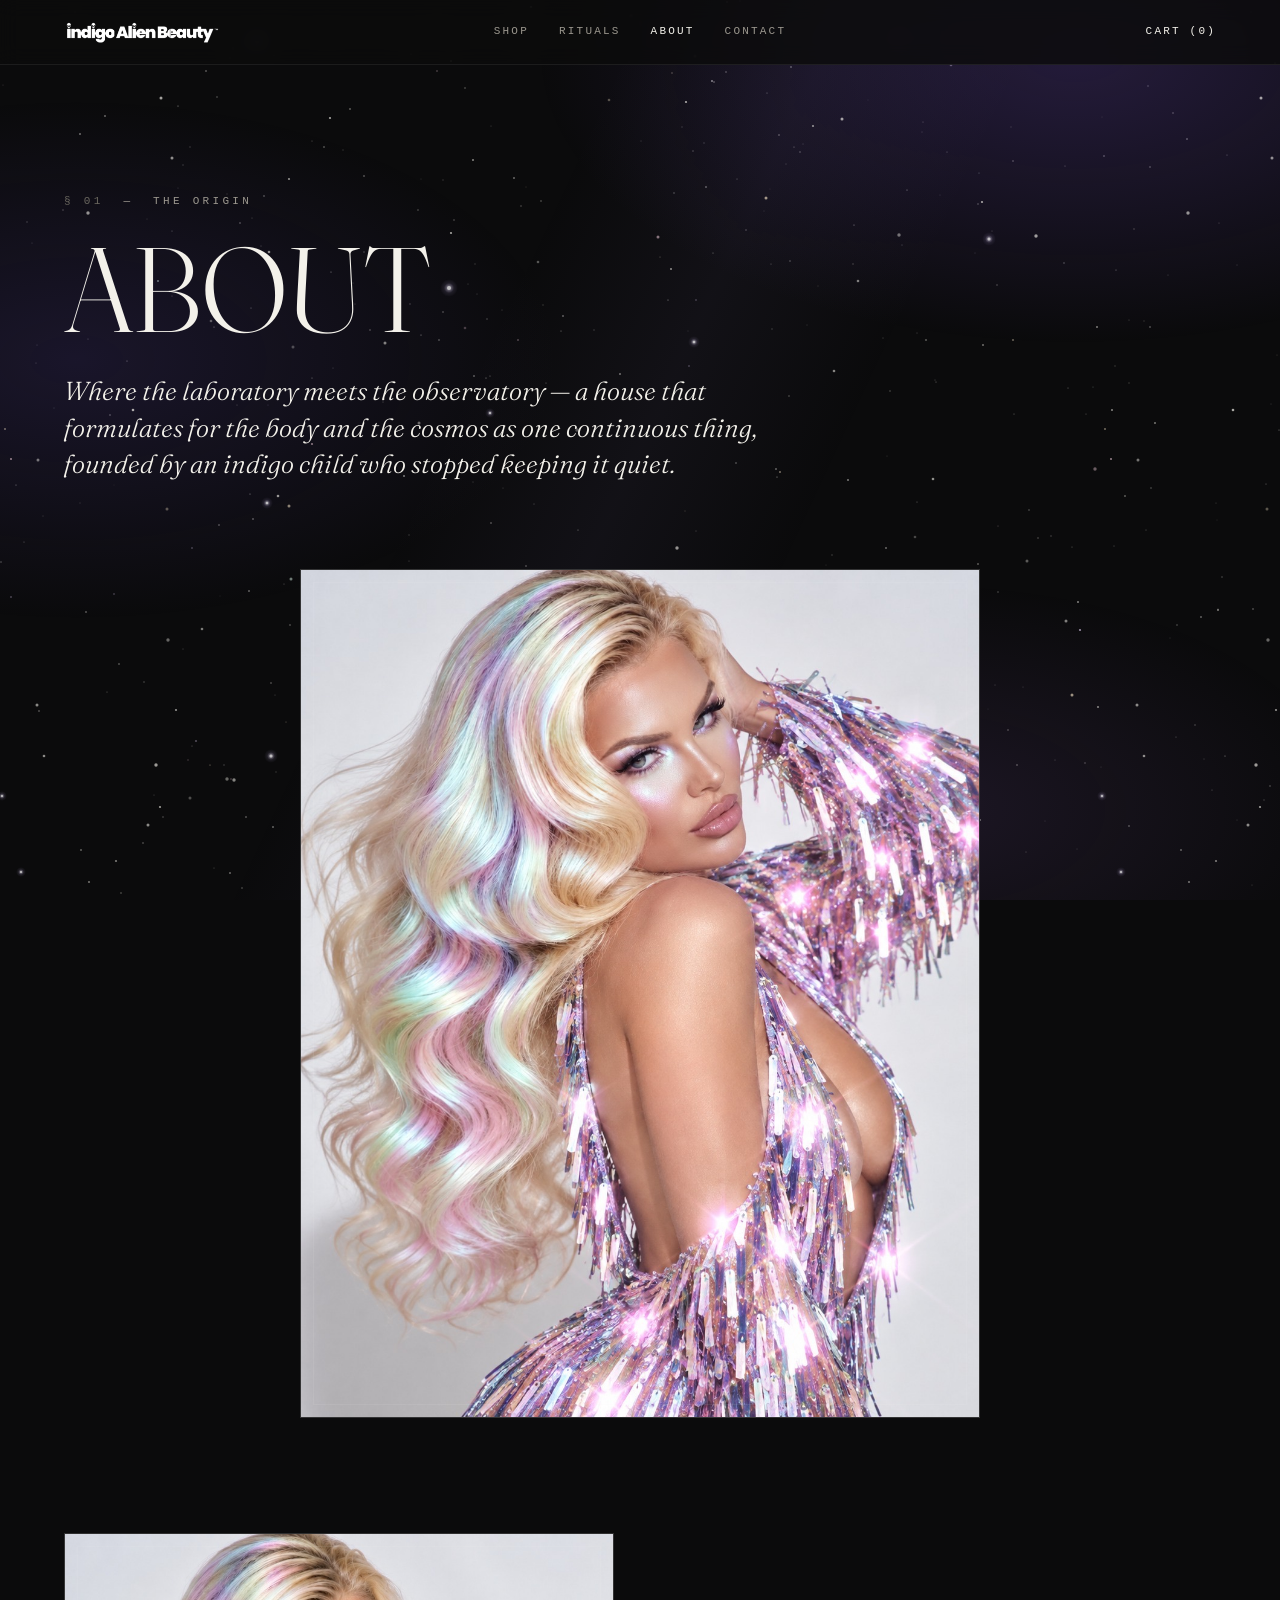
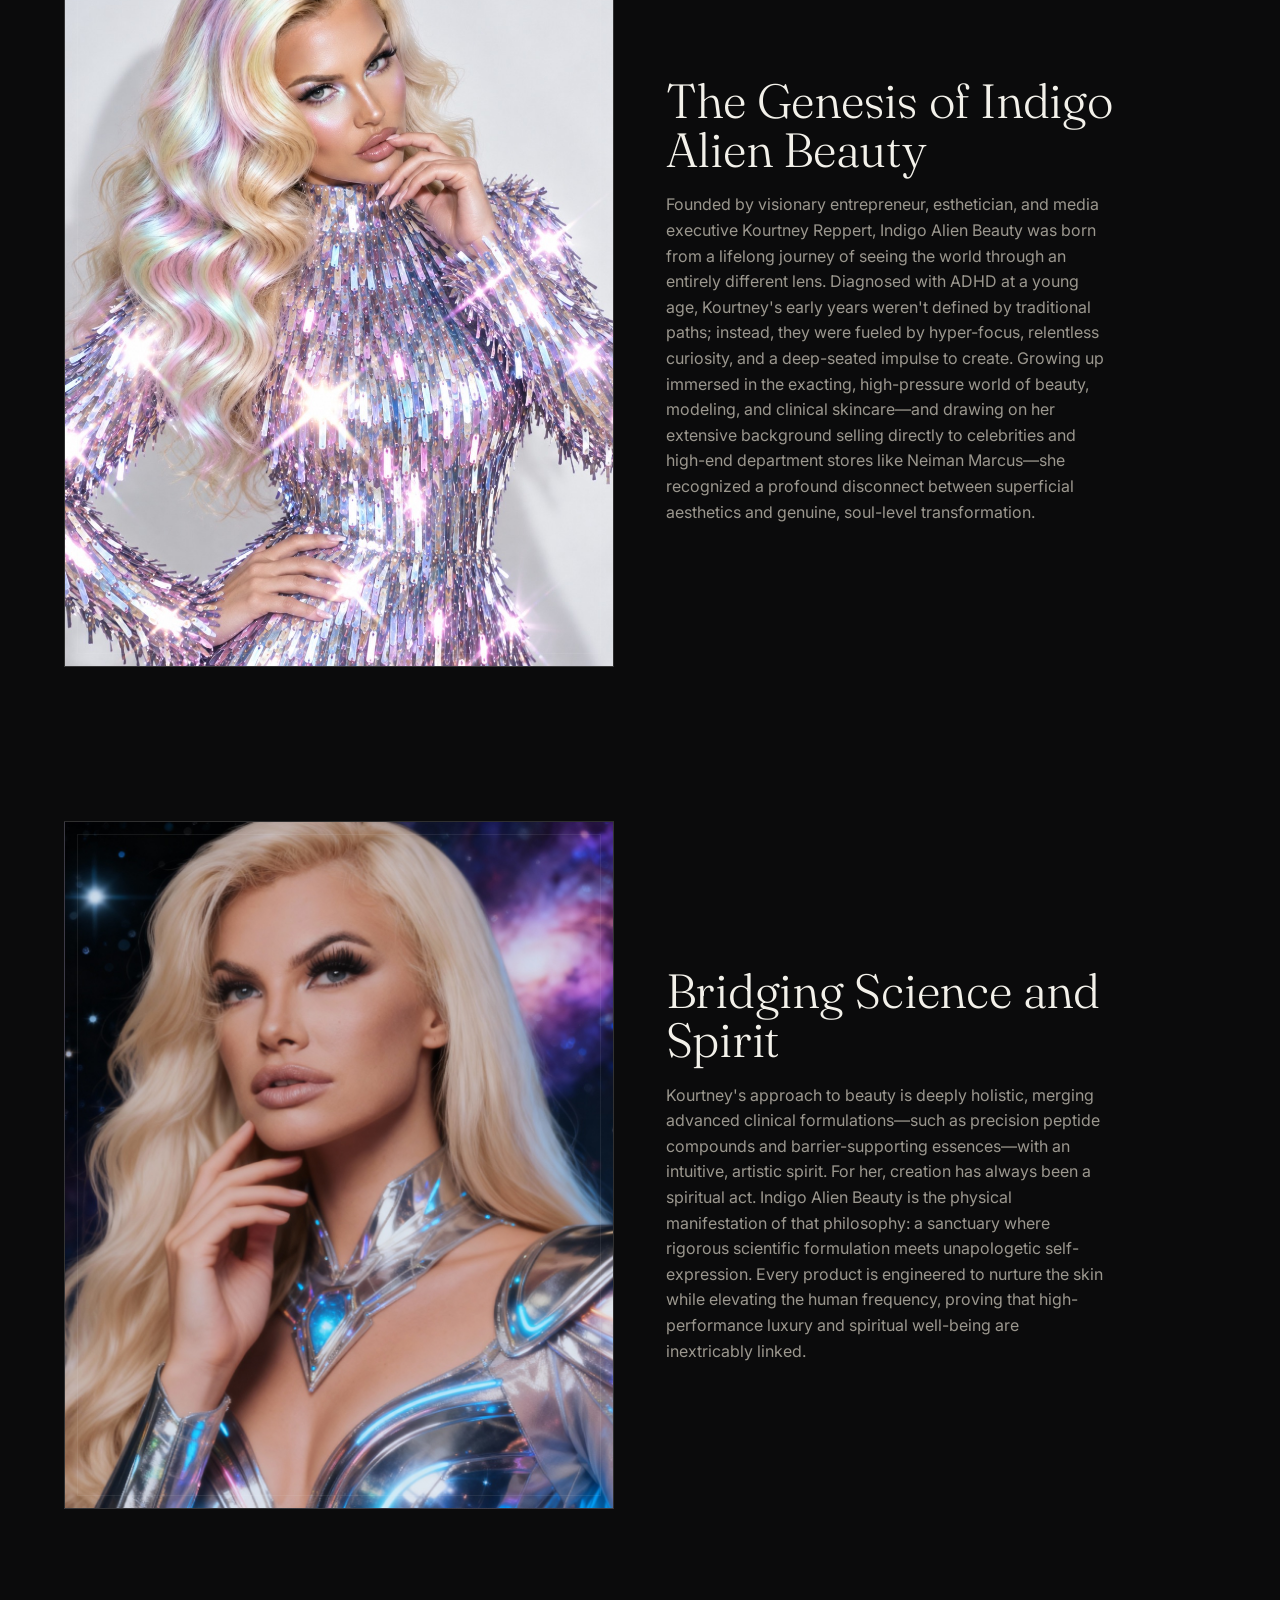
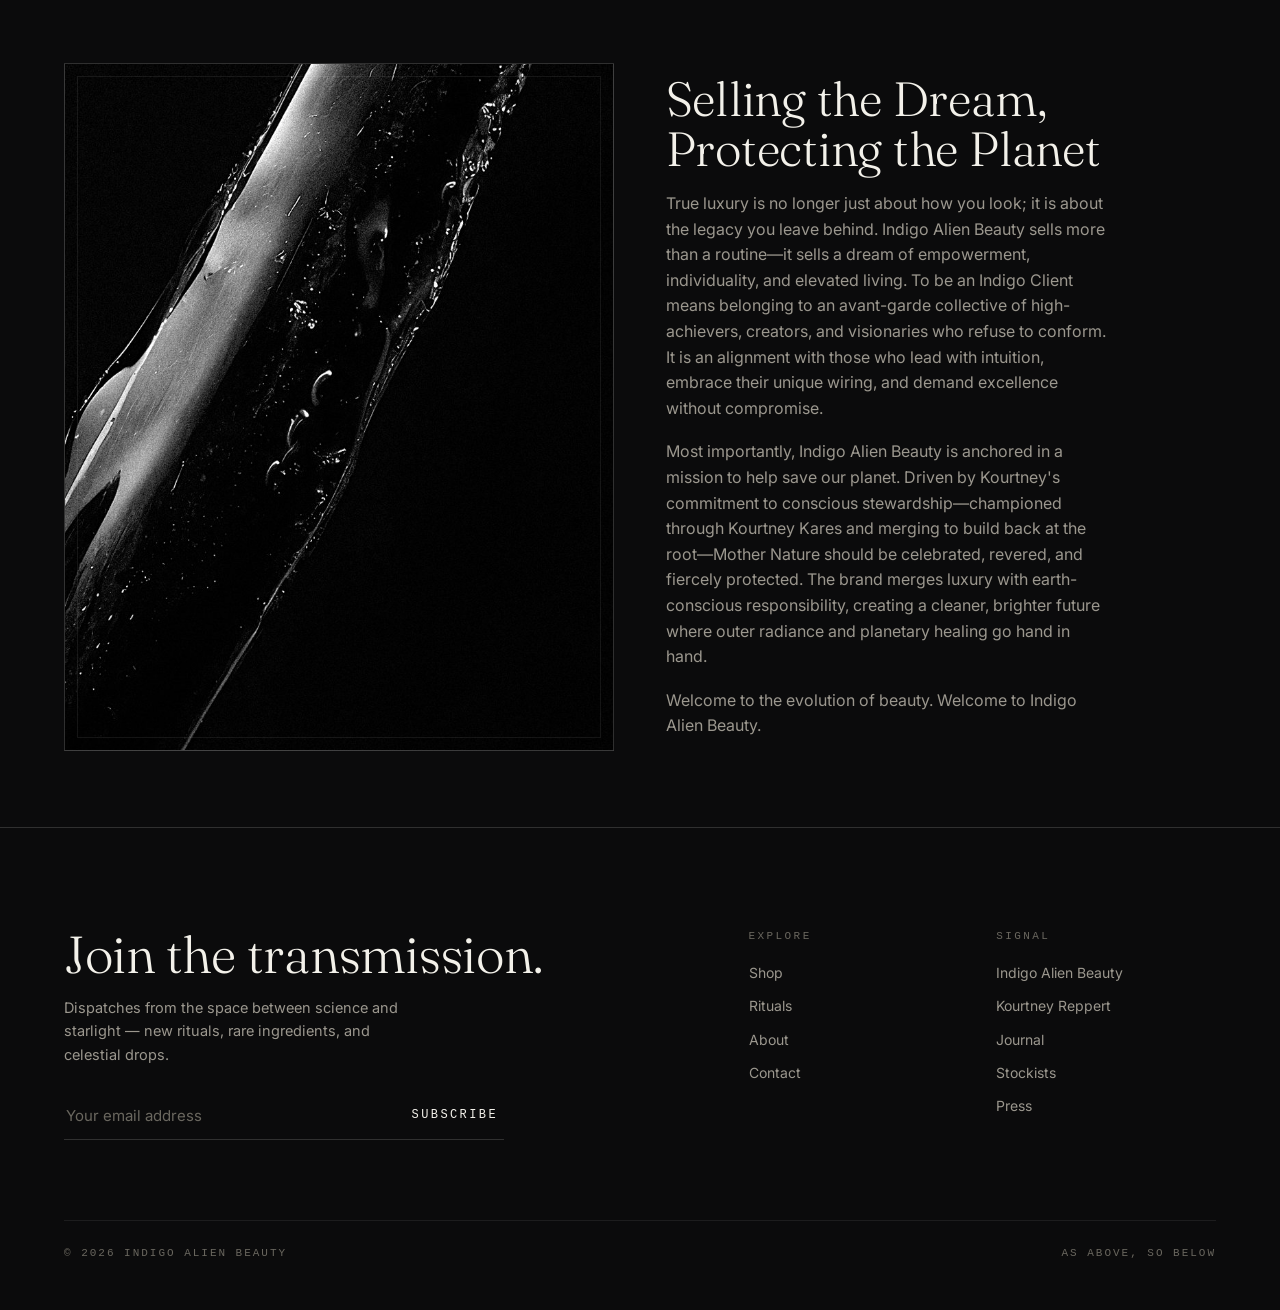
<file: indigo-alien-v2/about.html>
<!DOCTYPE html>
<html lang="en">
<head>
<meta charset="UTF-8">
<meta name="viewport" content="width=device-width, initial-scale=1, viewport-fit=cover">
<title>Indigo Alien Beauty — Beauty from Beyond</title>
<link rel="preconnect" href="https://fonts.googleapis.com">
<link rel="preconnect" href="https://fonts.gstatic.com" crossorigin>
<link href="https://fonts.googleapis.com/css2?family=Fraunces:ital,opsz,wght@0,9..144,300;0,9..144,400;0,9..144,500;1,9..144,300;1,9..144,400&family=Inter:wght@400;500;600&display=swap" rel="stylesheet">
<link rel="stylesheet" href="styles.css?v=20261028f">
<link rel="canonical" href="https://justingossman.github.io/indigo-alien-v2/about.html">
<meta name="theme-color" content="#0b0b0c">
<link rel="icon" href="favicon.svg" type="image/svg+xml">
<link rel="apple-touch-icon" href="apple-touch-icon.png">
<!-- Open Graph -->
<meta property="og:type" content="website">
<meta property="og:site_name" content="Indigo Alien Beauty">
<meta property="og:title" content="Indigo Alien Beauty — Beauty from Beyond">
<meta property="og:description" content="Where the laboratory meets the observatory — skincare for the body and the cosmos as one continuous thing.">
<meta property="og:url" content="https://justingossman.github.io/indigo-alien-v2/about.html">
<meta property="og:image" content="https://justingossman.github.io/indigo-alien-v2/og-image.png">
<meta property="og:image:width" content="1200">
<meta property="og:image:height" content="630">
<meta property="og:image:alt" content="Indigo Alien Beauty — Beauty from Beyond">
<!-- Twitter -->
<meta name="twitter:card" content="summary_large_image">
<meta name="twitter:title" content="Indigo Alien Beauty — Beauty from Beyond">
<meta name="twitter:description" content="Where the laboratory meets the observatory — skincare for the body and the cosmos as one continuous thing.">
<meta name="twitter:image" content="https://justingossman.github.io/indigo-alien-v2/og-image.png">
</head>
<body>

<header class="site-head">
  <div class="head-inner">
    <a class="wordmark" href="index.html"><img src="img/brand/ia-logo-wordmark.png" alt="Indigo Alien Beauty" width="1250" height="191"></a>
    <nav class="main-nav">
      <a href="https://indigoalienbeauty.com">Shop</a>
      <a href="rituals.html">Rituals</a>
      <a href="about.html" aria-current="page">About</a>
      <a href="contact.html">Contact</a>
    </nav>
    <a class="cart" href="https://indigoalienbeauty.com/cart">Cart (0)</a>
  </div>
</header>

<section class="wrap page-hero">
  <p class="kicker"><span class="idx">§ 01</span> &nbsp;— &nbsp;The Origin</p>
  <h1 class="display">About</h1>
  <p class="lead">Where the laboratory meets the observatory — a house that formulates for the body and the cosmos as one continuous thing, founded by an indigo child who stopped keeping it quiet.</p>
</section>

<!-- ABOUT HEADER IMAGE — white-bg studio portrait -->
<section class="wrap about-fig">
  <div class="slot">
    <img class="slot-img" src="img/photos/ia-about-header-kourtney.jpg" alt="Kourtney Reppert — studio portrait" width="1122" height="1402" loading="lazy" decoding="async">
  </div>
</section>

<section class="wrap">
  <div class="row2 founder">
    <div class="slot slot--studio slot--standin slot--founder">
      <img class="slot-img" src="img/photos/ia-founder-studio-kourtney.jpg" alt="Kourtney Reppert, founder of Indigo Alien Beauty" width="1121" height="1403" loading="lazy" decoding="async">
      <div class="slot-grain"></div>
      <div class="slot-meta">
        <span class="slot-id">IMG-19</span>
        <span class="slot-dim">900 × 1200 px</span>
        <span class="slot-type">Modeling</span>
      </div>
    </div>
    <div class="row2-copy">
      <h2 class="display">The Genesis of Indigo Alien Beauty</h2>
      <!-- CONFIRM WITH KOURTNEY -->
      <p>Founded by visionary entrepreneur, esthetician, and media executive Kourtney Reppert, Indigo Alien Beauty was born from a lifelong journey of seeing the world through an entirely different lens. Diagnosed with ADHD at a young age, Kourtney's early years weren't defined by traditional paths; instead, they were fueled by hyper-focus, relentless curiosity, and a deep-seated impulse to create. Growing up immersed in the exacting, high-pressure world of beauty, modeling, and clinical skincare—and drawing on her extensive background selling directly to celebrities and high-end department stores like Neiman Marcus—she recognized a profound disconnect between superficial aesthetics and genuine, soul-level transformation.</p>
    </div>
  </div>

  <div class="row2">
    <div class="slot slot--cosmos slot--standin">
      <img class="slot-img" src="img/photos/shopify/lifestyle-tallow.jpg" alt="Kourtney Reppert in a chrome collar, hand to her chin" width="1400" height="1400" loading="lazy" decoding="async">
    </div>
    <div class="row2-copy">
      <h2 class="display">Bridging Science and Spirit</h2>
      <p>Kourtney's approach to beauty is deeply holistic, merging advanced clinical formulations—such as precision peptide compounds and barrier-supporting essences—with an intuitive, artistic spirit. For her, creation has always been a spiritual act. Indigo Alien Beauty is the physical manifestation of that philosophy: a sanctuary where rigorous scientific formulation meets unapologetic self-expression. Every product is engineered to nurture the skin while elevating the human frequency, proving that high-performance luxury and spiritual well-being are inextricably linked.</p>
    </div>
  </div>

  <div class="row2 flip">
    <div class="slot slot--mono slot--standin">
      <img class="slot-img" src="img/photos/shopify/about-ingredient-vanilla-bw.jpg" alt="Vanilla bean, black and white macro" width="800" height="1000" loading="lazy" decoding="async">
    </div>
    <div class="row2-copy">
      <h2 class="display">Selling the Dream, Protecting the Planet</h2>
      <p>True luxury is no longer just about how you look; it is about the legacy you leave behind. Indigo Alien Beauty sells more than a routine—it sells a dream of empowerment, individuality, and elevated living. To be an Indigo Client means belonging to an avant-garde collective of high-achievers, creators, and visionaries who refuse to conform. It is an alignment with those who lead with intuition, embrace their unique wiring, and demand excellence without compromise.</p>
      <p>Most importantly, Indigo Alien Beauty is anchored in a mission to help save our planet. <!-- CONFIRM WITH KOURTNEY --> Driven by Kourtney's commitment to conscious stewardship—championed through Kourtney Kares and merging to build back at the root—Mother Nature should be celebrated, revered, and fiercely protected. The brand merges luxury with earth-conscious responsibility, creating a cleaner, brighter future where outer radiance and planetary healing go hand in hand.</p>
      <p>Welcome to the evolution of beauty. Welcome to Indigo Alien Beauty.</p>
    </div>
  </div>
</section>

<footer class="site-foot">
  <div class="wrap">
    <div class="foot-top">
      <div class="news">
        <h2 class="display">Join the transmission.</h2>
        <p>Dispatches from the space between science and starlight — new rituals, rare ingredients, and celestial drops.</p>
        <form onsubmit="return false;">
          <input type="email" placeholder="Your email address" aria-label="Your email address">
          <button type="submit">Subscribe</button>
        </form>
      </div>
      <div class="foot-nav">
        <div class="foot-col">
          <h4>Explore</h4>
          <a href="https://indigoalienbeauty.com">Shop</a>
          <a href="rituals.html">Rituals</a>
          <a href="about.html">About</a>
          <a href="contact.html">Contact</a>
        </div>
        <div class="foot-col">
          <h4>Signal</h4>
          <a href="https://www.instagram.com/indigoalienbeauty/" target="_blank" rel="noopener" aria-label="Indigo Alien Beauty on Instagram">Indigo Alien Beauty</a>
          <a href="https://www.instagram.com/kourtneyreppert/" target="_blank" rel="noopener" aria-label="Kourtney Reppert on Instagram">Kourtney Reppert</a>
          <a href="#">Journal</a>
          <a href="contact.html">Stockists</a>
          <a href="contact.html">Press</a>
        </div>
      </div>
    </div>
    <div class="foot-bottom">
      <span>© 2026 Indigo Alien Beauty</span>
      <span>As Above, So Below</span>
    </div>
  </div>
</footer>

</body>
</html>
</file>
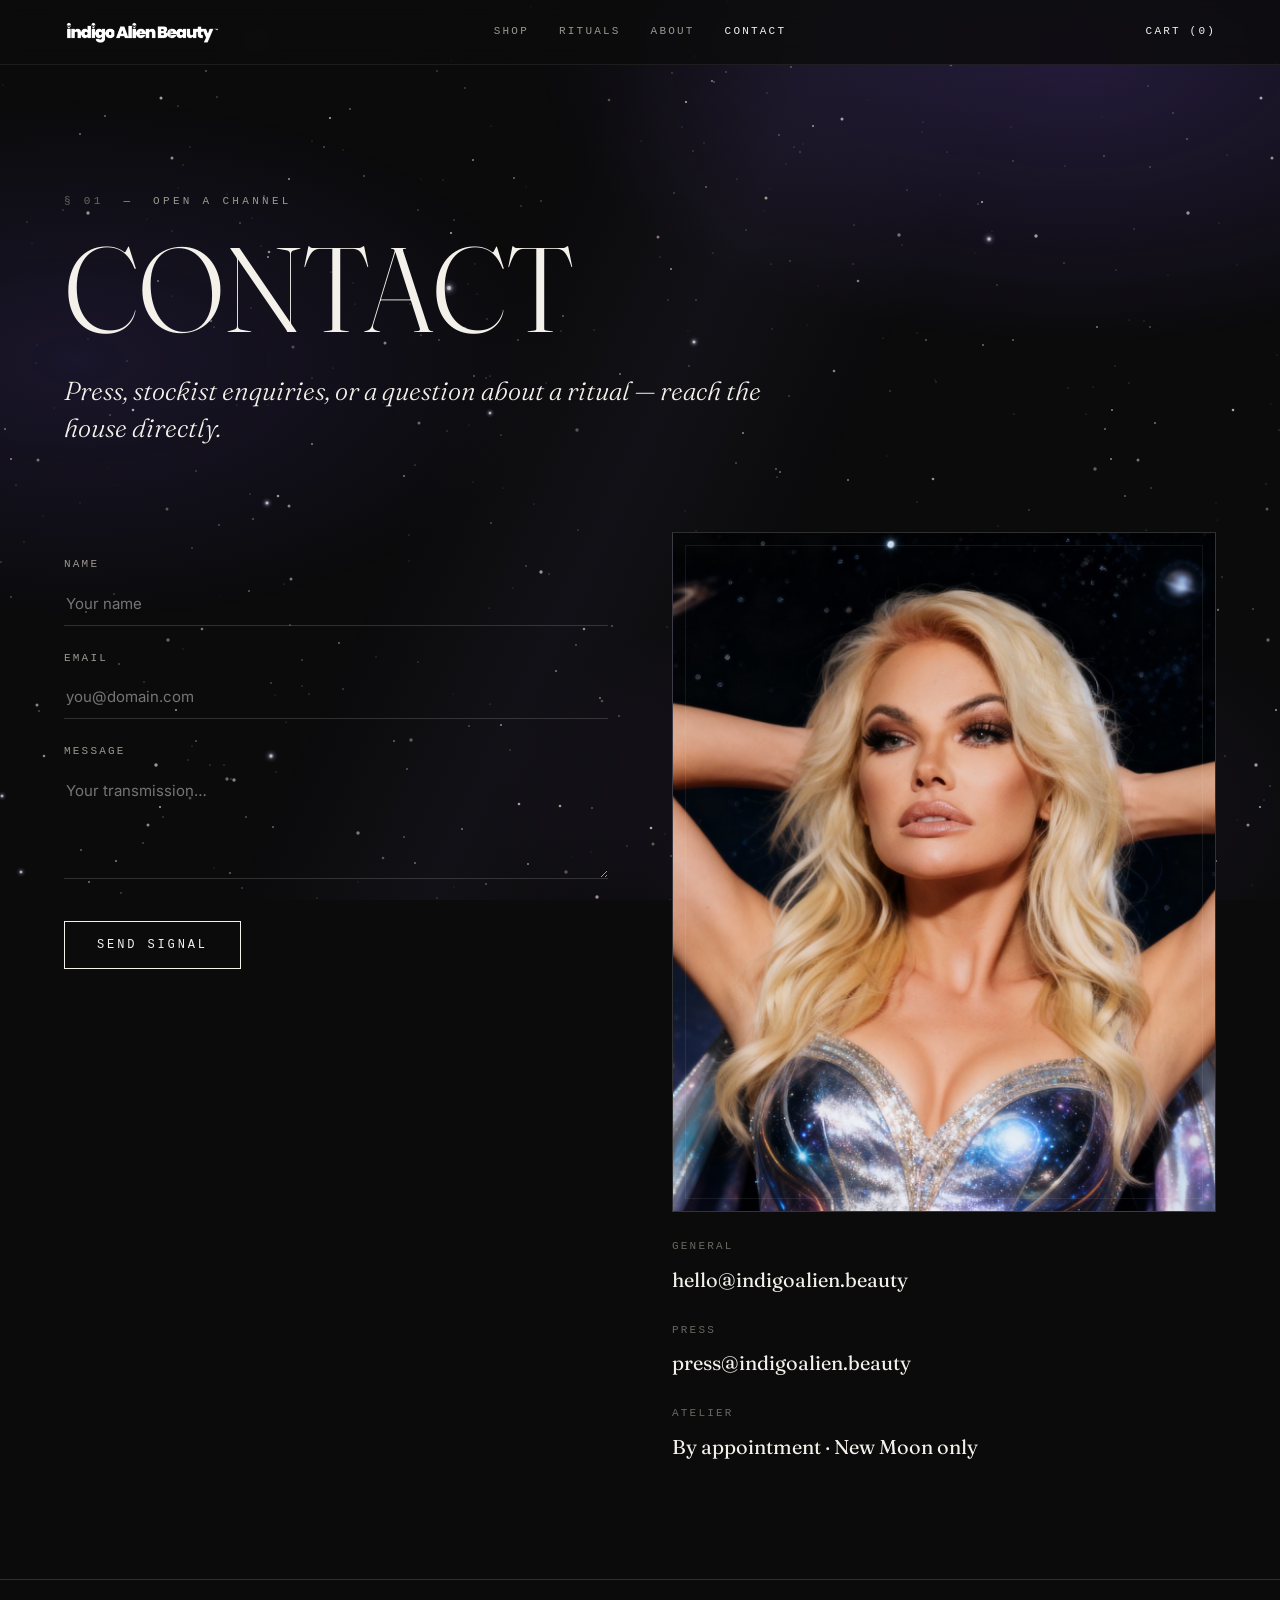
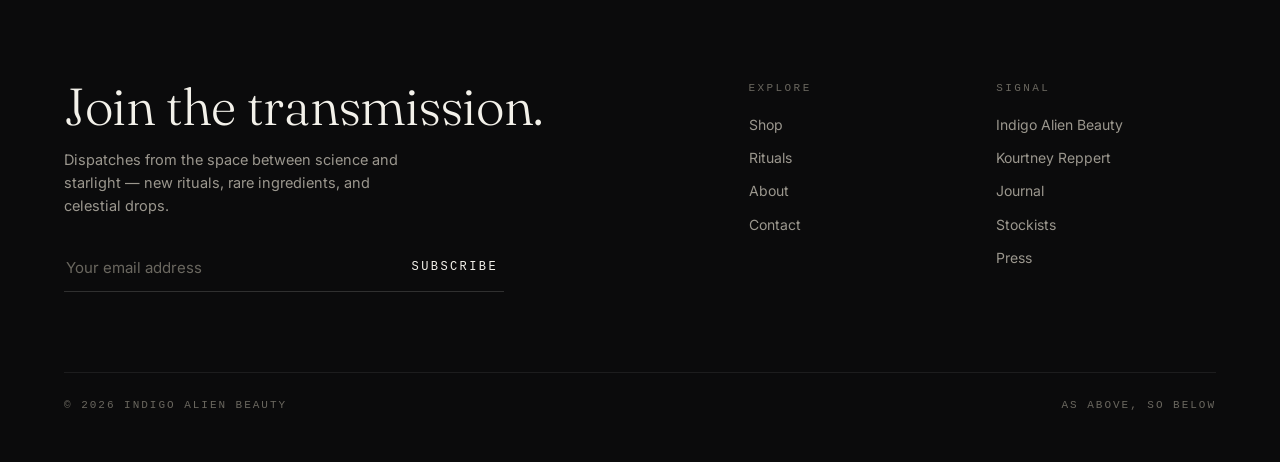
<file: indigo-alien-v2/contact.html>
<!DOCTYPE html>
<html lang="en">
<head>
<meta charset="UTF-8">
<meta name="viewport" content="width=device-width, initial-scale=1, viewport-fit=cover">
<title>Indigo Alien Beauty — Beauty from Beyond</title>
<link rel="preconnect" href="https://fonts.googleapis.com">
<link rel="preconnect" href="https://fonts.gstatic.com" crossorigin>
<link href="https://fonts.googleapis.com/css2?family=Fraunces:ital,opsz,wght@0,9..144,300;0,9..144,400;0,9..144,500;1,9..144,300;1,9..144,400&family=Inter:wght@400;500;600&display=swap" rel="stylesheet">
<link rel="stylesheet" href="styles.css?v=20261028f">
<link rel="canonical" href="https://justingossman.github.io/indigo-alien-v2/contact.html">
<meta name="theme-color" content="#0b0b0c">
<link rel="icon" href="favicon.svg" type="image/svg+xml">
<link rel="apple-touch-icon" href="apple-touch-icon.png">
<!-- Open Graph -->
<meta property="og:type" content="website">
<meta property="og:site_name" content="Indigo Alien Beauty">
<meta property="og:title" content="Indigo Alien Beauty — Beauty from Beyond">
<meta property="og:description" content="Open a channel — press, stockist enquiries, or a question about a ritual.">
<meta property="og:url" content="https://justingossman.github.io/indigo-alien-v2/contact.html">
<meta property="og:image" content="https://justingossman.github.io/indigo-alien-v2/og-image.png">
<meta property="og:image:width" content="1200">
<meta property="og:image:height" content="630">
<meta property="og:image:alt" content="Indigo Alien Beauty — Beauty from Beyond">
<!-- Twitter -->
<meta name="twitter:card" content="summary_large_image">
<meta name="twitter:title" content="Indigo Alien Beauty — Beauty from Beyond">
<meta name="twitter:description" content="Open a channel — press, stockist enquiries, or a question about a ritual.">
<meta name="twitter:image" content="https://justingossman.github.io/indigo-alien-v2/og-image.png">
</head>
<body>

<header class="site-head">
  <div class="head-inner">
    <a class="wordmark" href="index.html"><img src="img/brand/ia-logo-wordmark.png" alt="Indigo Alien Beauty" width="1250" height="191"></a>
    <nav class="main-nav">
      <a href="https://indigoalienbeauty.com">Shop</a>
      <a href="rituals.html">Rituals</a>
      <a href="about.html">About</a>
      <a href="contact.html" aria-current="page">Contact</a>
    </nav>
    <a class="cart" href="https://indigoalienbeauty.com/cart">Cart (0)</a>
  </div>
</header>

<section class="wrap page-hero">
  <p class="kicker"><span class="idx">§ 01</span> &nbsp;— &nbsp;Open a Channel</p>
  <h1 class="display">Contact</h1>
  <p class="lead">Press, stockist enquiries, or a question about a ritual — reach the house directly.</p>
</section>

<section class="wrap">
  <div class="contact-grid">
    <form class="contact-form" onsubmit="return false;">
      <label for="c-name">Name</label>
      <input id="c-name" type="text" placeholder="Your name">
      <label for="c-email">Email</label>
      <input id="c-email" type="email" placeholder="you@domain.com">
      <label for="c-msg">Message</label>
      <textarea id="c-msg" placeholder="Your transmission…"></textarea>
      <button class="btn" type="submit">Send Signal</button>
    </form>

    <div>
      <div class="slot slot--cosmos slot--standin">
        <img class="slot-img" src="img/photos/shopify/lifestyle-deodorant.jpg" alt="Kourtney Reppert, arms raised, against a starfield" width="1400" height="1400" loading="lazy" decoding="async">
      </div>
      <dl class="contact-info">
        <dt>General</dt>
        <dd>hello@indigoalien.beauty</dd>
        <dt>Press</dt>
        <dd>press@indigoalien.beauty</dd>
        <dt>Atelier</dt>
        <dd>By appointment · New Moon only</dd>
      </dl>
    </div>
  </div>
</section>

<footer class="site-foot">
  <div class="wrap">
    <div class="foot-top">
      <div class="news">
        <h2 class="display">Join the transmission.</h2>
        <p>Dispatches from the space between science and starlight — new rituals, rare ingredients, and celestial drops.</p>
        <form onsubmit="return false;">
          <input type="email" placeholder="Your email address" aria-label="Your email address">
          <button type="submit">Subscribe</button>
        </form>
      </div>
      <div class="foot-nav">
        <div class="foot-col">
          <h4>Explore</h4>
          <a href="https://indigoalienbeauty.com">Shop</a>
          <a href="rituals.html">Rituals</a>
          <a href="about.html">About</a>
          <a href="contact.html">Contact</a>
        </div>
        <div class="foot-col">
          <h4>Signal</h4>
          <a href="https://www.instagram.com/indigoalienbeauty/" target="_blank" rel="noopener" aria-label="Indigo Alien Beauty on Instagram">Indigo Alien Beauty</a>
          <a href="https://www.instagram.com/kourtneyreppert/" target="_blank" rel="noopener" aria-label="Kourtney Reppert on Instagram">Kourtney Reppert</a>
          <a href="#">Journal</a>
          <a href="contact.html">Stockists</a>
          <a href="contact.html">Press</a>
        </div>
      </div>
    </div>
    <div class="foot-bottom">
      <span>© 2026 Indigo Alien Beauty</span>
      <span>As Above, So Below</span>
    </div>
  </div>
</footer>

</body>
</html>
</file>
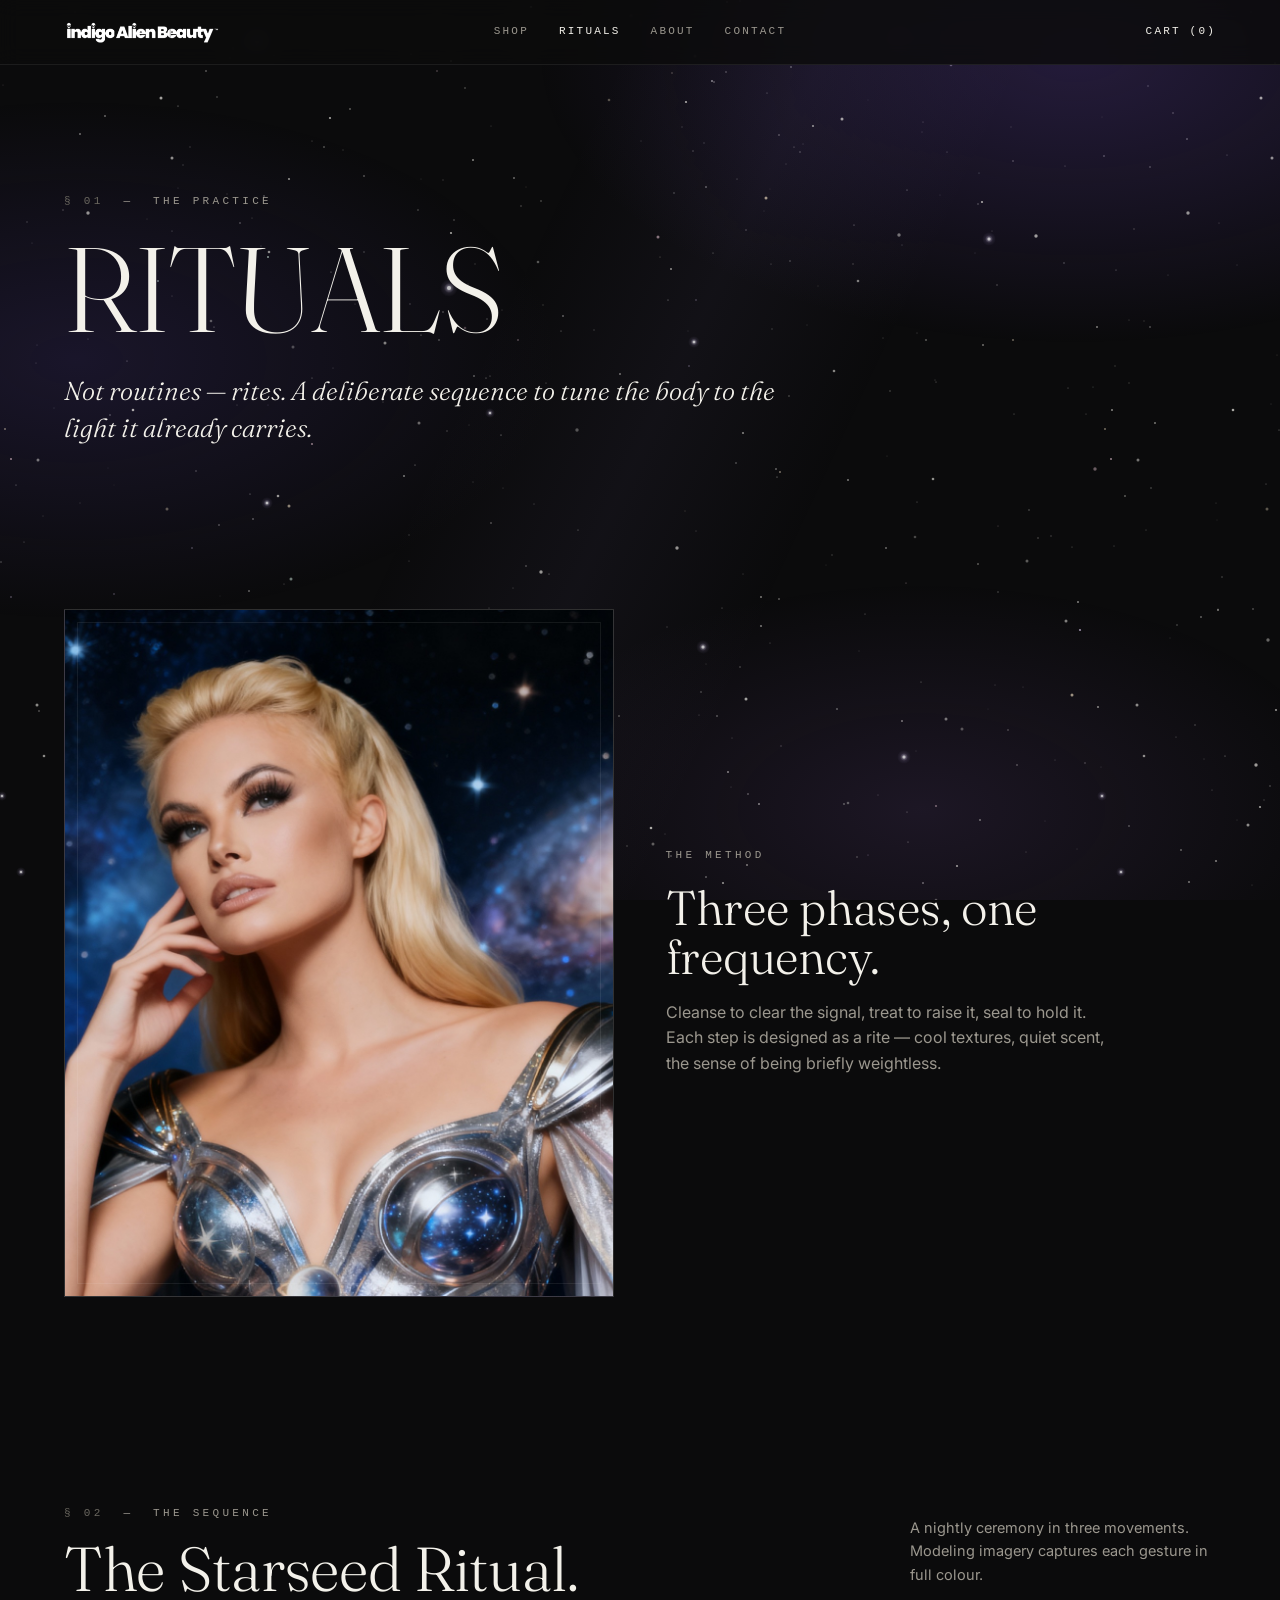
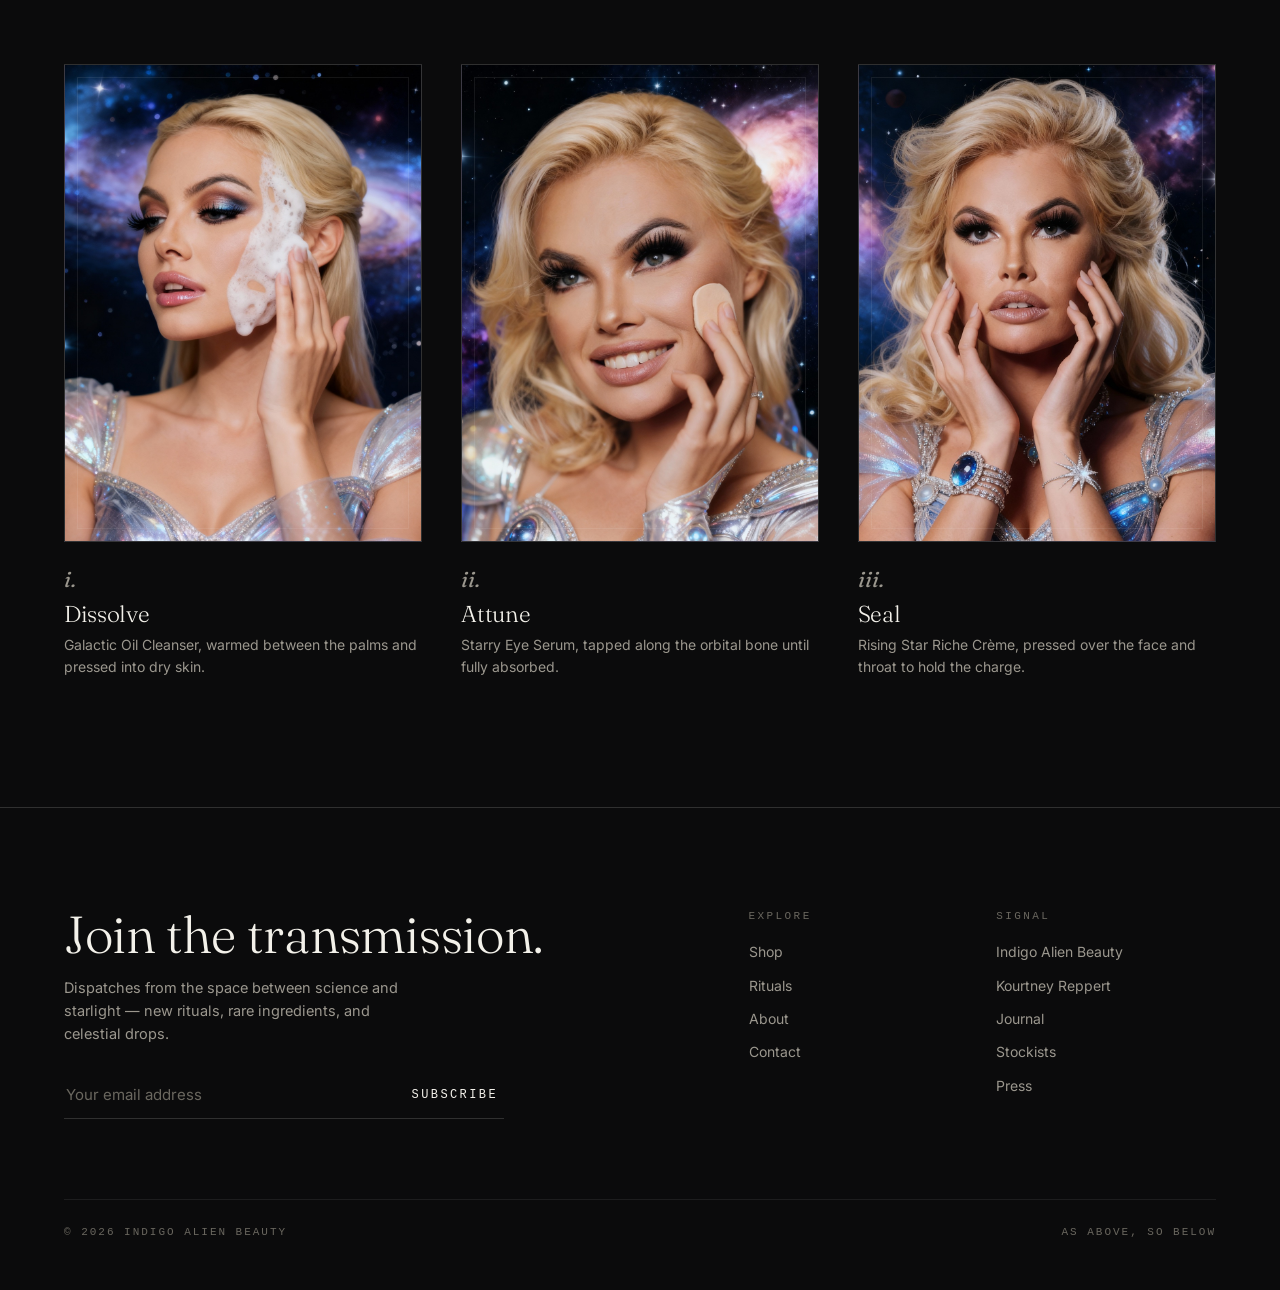
<file: indigo-alien-v2/rituals.html>
<!DOCTYPE html>
<html lang="en">
<head>
<meta charset="UTF-8">
<meta name="viewport" content="width=device-width, initial-scale=1, viewport-fit=cover">
<title>Indigo Alien Beauty — Beauty from Beyond</title>
<link rel="preconnect" href="https://fonts.googleapis.com">
<link rel="preconnect" href="https://fonts.gstatic.com" crossorigin>
<link href="https://fonts.googleapis.com/css2?family=Fraunces:ital,opsz,wght@0,9..144,300;0,9..144,400;0,9..144,500;1,9..144,300;1,9..144,400&family=Inter:wght@400;500;600&display=swap" rel="stylesheet">
<link rel="stylesheet" href="styles.css?v=20261028f">
<link rel="canonical" href="https://justingossman.github.io/indigo-alien-v2/rituals.html">
<meta name="theme-color" content="#0b0b0c">
<link rel="icon" href="favicon.svg" type="image/svg+xml">
<link rel="apple-touch-icon" href="apple-touch-icon.png">
<!-- Open Graph -->
<meta property="og:type" content="website">
<meta property="og:site_name" content="Indigo Alien Beauty">
<meta property="og:title" content="Indigo Alien Beauty — Beauty from Beyond">
<meta property="og:description" content="Not routines — rites. The Starseed Ritual: a nightly ceremony in three movements.">
<meta property="og:url" content="https://justingossman.github.io/indigo-alien-v2/rituals.html">
<meta property="og:image" content="https://justingossman.github.io/indigo-alien-v2/og-image.png">
<meta property="og:image:width" content="1200">
<meta property="og:image:height" content="630">
<meta property="og:image:alt" content="Indigo Alien Beauty — Beauty from Beyond">
<!-- Twitter -->
<meta name="twitter:card" content="summary_large_image">
<meta name="twitter:title" content="Indigo Alien Beauty — Beauty from Beyond">
<meta name="twitter:description" content="Not routines — rites. The Starseed Ritual: a nightly ceremony in three movements.">
<meta name="twitter:image" content="https://justingossman.github.io/indigo-alien-v2/og-image.png">
</head>
<body>

<header class="site-head">
  <div class="head-inner">
    <a class="wordmark" href="index.html"><img src="img/brand/ia-logo-wordmark.png" alt="Indigo Alien Beauty" width="1250" height="191"></a>
    <nav class="main-nav">
      <a href="https://indigoalienbeauty.com">Shop</a>
      <a href="rituals.html" aria-current="page">Rituals</a>
      <a href="about.html">About</a>
      <a href="contact.html">Contact</a>
    </nav>
    <a class="cart" href="https://indigoalienbeauty.com/cart">Cart (0)</a>
  </div>
</header>

<section class="wrap page-hero">
  <p class="kicker"><span class="idx">§ 01</span> &nbsp;— &nbsp;The Practice</p>
  <h1 class="display">Rituals</h1>
  <p class="lead">Not routines — rites. A deliberate sequence to tune the body to the light it already carries.</p>
</section>

<section class="wrap">
  <div class="row2">
    <div class="slot slot--cosmos slot--standin">
      <img class="slot-img" src="img/photos/shopify/lifestyle-mucin.jpg" alt="Kourtney Reppert in a chrome bodice against a galaxy" width="1400" height="1400" loading="lazy" decoding="async">
    </div>
    <div class="row2-copy">
      <p class="kicker">The Method</p>
      <h2 class="display">Three phases, one frequency.</h2>
      <p>Cleanse to clear the signal, treat to raise it, seal to hold it. Each step is designed as a rite — cool textures, quiet scent, the sense of being briefly weightless.</p>
    </div>
  </div>
</section>

<section class="wrap section">
  <div class="sec-head">
    <div>
      <p class="kicker"><span class="idx">§ 02</span> &nbsp;— &nbsp;The Sequence</p>
      <h2 class="display" style="margin-top:16px">The Starseed Ritual.</h2>
    </div>
    <p class="note">A nightly ceremony in three movements. Modeling imagery captures each gesture in full colour.</p>
  </div>

  <div class="steps">
    <article class="step">
      <div class="slot slot--cosmos slot--standin">
        <img class="slot-img" src="img/photos/shopify/ritual-cleanser.jpg" alt="Kourtney Reppert working cleanser foam into her cheek" width="1400" height="1400" loading="lazy" decoding="async">
      </div>
      <p class="s-no">i.</p>
      <h3 class="display">Dissolve</h3>
      <p>Galactic Oil Cleanser, warmed between the palms and pressed into dry skin.</p>
    </article>

    <article class="step">
      <div class="slot slot--cosmos slot--standin">
        <img class="slot-img" src="img/photos/shopify/ritual-eyeserum.jpg" alt="Kourtney Reppert pressing a sponge to her cheekbone" width="1400" height="1400" loading="lazy" decoding="async">
      </div>
      <p class="s-no">ii.</p>
      <h3 class="display">Attune</h3>
      <p>Starry Eye Serum, tapped along the orbital bone until fully absorbed.</p>
    </article>

    <article class="step">
      <div class="slot slot--cosmos slot--standin">
        <img class="slot-img" src="img/photos/shopify/ritual-richecreme.jpg" alt="Kourtney Reppert with both hands framing her face" width="1400" height="1400" loading="lazy" decoding="async">
      </div>
      <p class="s-no">iii.</p>
      <h3 class="display">Seal</h3>
      <p>Rising Star Riche Crème, pressed over the face and throat to hold the charge.</p>
    </article>
  </div>
</section>

<footer class="site-foot">
  <div class="wrap">
    <div class="foot-top">
      <div class="news">
        <h2 class="display">Join the transmission.</h2>
        <p>Dispatches from the space between science and starlight — new rituals, rare ingredients, and celestial drops.</p>
        <form onsubmit="return false;">
          <input type="email" placeholder="Your email address" aria-label="Your email address">
          <button type="submit">Subscribe</button>
        </form>
      </div>
      <div class="foot-nav">
        <div class="foot-col">
          <h4>Explore</h4>
          <a href="https://indigoalienbeauty.com">Shop</a>
          <a href="rituals.html">Rituals</a>
          <a href="about.html">About</a>
          <a href="contact.html">Contact</a>
        </div>
        <div class="foot-col">
          <h4>Signal</h4>
          <a href="https://www.instagram.com/indigoalienbeauty/" target="_blank" rel="noopener" aria-label="Indigo Alien Beauty on Instagram">Indigo Alien Beauty</a>
          <a href="https://www.instagram.com/kourtneyreppert/" target="_blank" rel="noopener" aria-label="Kourtney Reppert on Instagram">Kourtney Reppert</a>
          <a href="#">Journal</a>
          <a href="contact.html">Stockists</a>
          <a href="contact.html">Press</a>
        </div>
      </div>
    </div>
    <div class="foot-bottom">
      <span>© 2026 Indigo Alien Beauty</span>
      <span>As Above, So Below</span>
    </div>
  </div>
</footer>

</body>
</html>
</file>
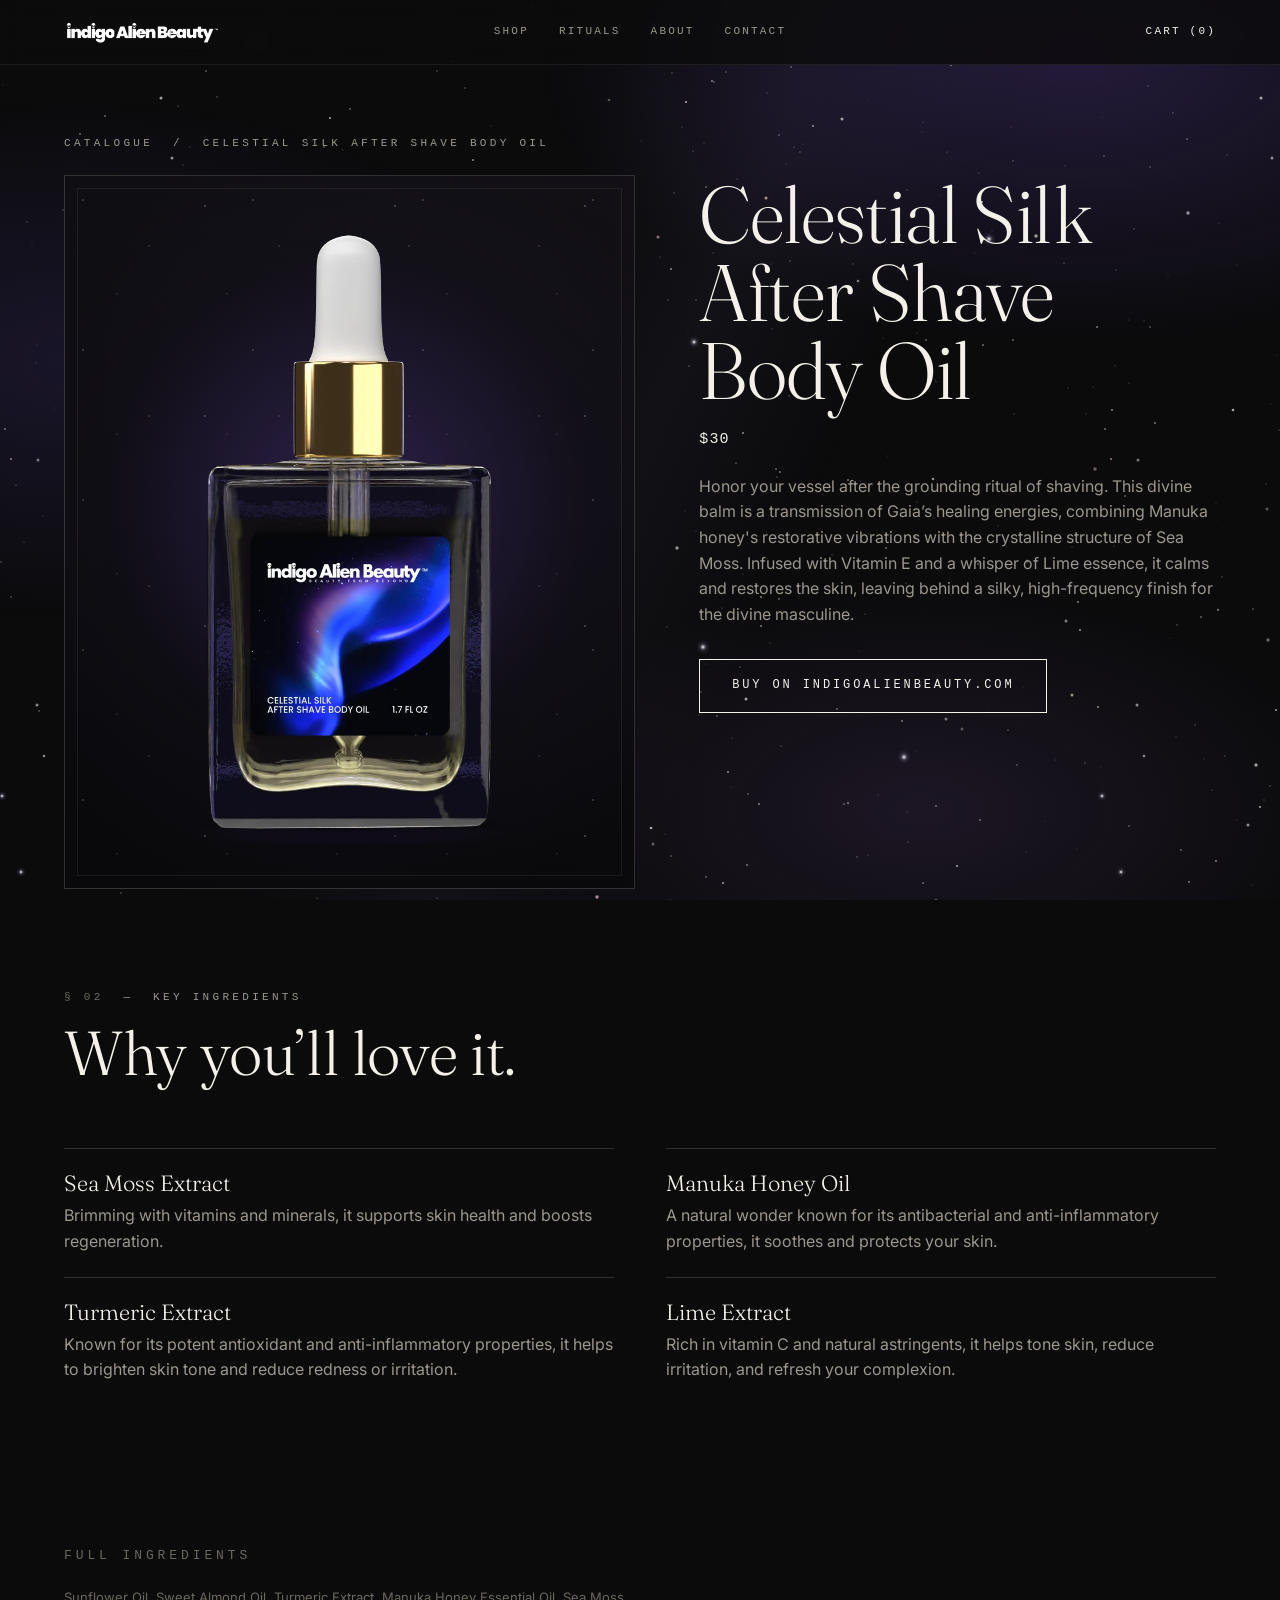
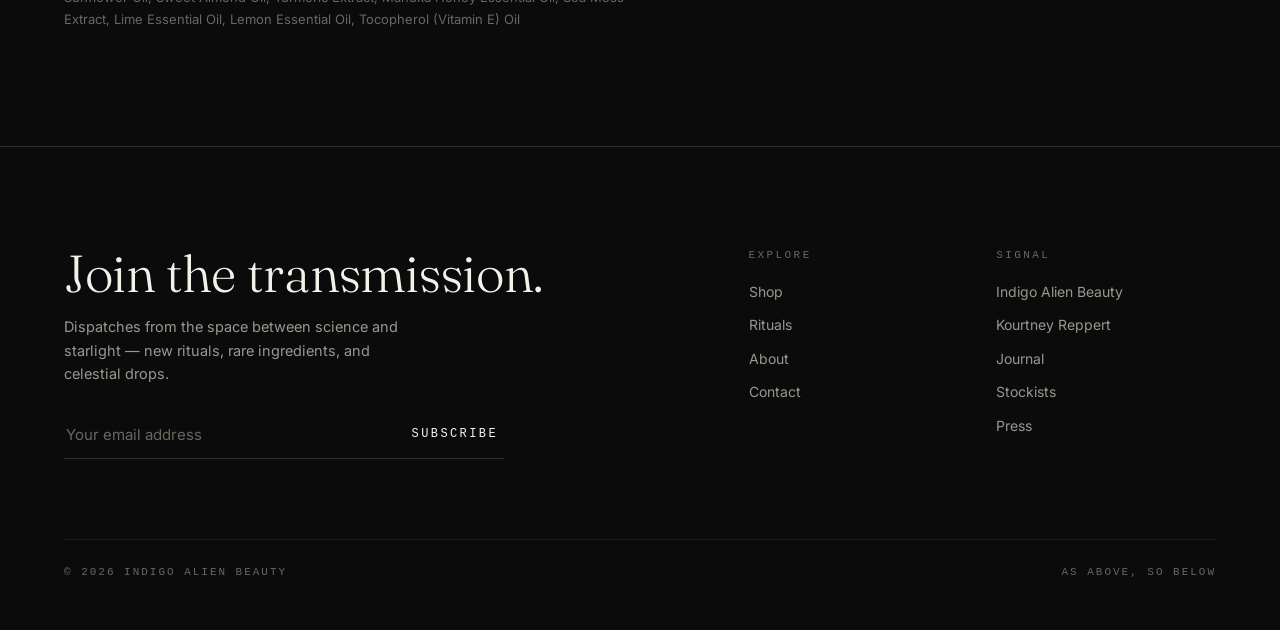
<file: indigo-alien-v2/products/celestial-silk-after-shave-body-oil.html>
<!DOCTYPE html>
<html lang="en">
<head>
<meta charset="UTF-8">
<meta name="viewport" content="width=device-width, initial-scale=1, viewport-fit=cover">
<title>Celestial Silk After Shave Body Oil — Indigo Alien Beauty</title>
<meta name="description" content="Honor your vessel after the grounding ritual of shaving. This divine balm is a transmission of Gaia’s healing energies, combining Manuka honey&#x27;s…">
<link rel="preconnect" href="https://fonts.googleapis.com">
<link rel="preconnect" href="https://fonts.gstatic.com" crossorigin>
<link href="https://fonts.googleapis.com/css2?family=Fraunces:ital,opsz,wght@0,9..144,300;0,9..144,400;0,9..144,500;1,9..144,300;1,9..144,400&family=Inter:wght@400;500;600&display=swap" rel="stylesheet">
<link rel="stylesheet" href="../styles.css?v=20261028f">
<link rel="canonical" href="https://justingossman.github.io/indigo-alien-v2/products/celestial-silk-after-shave-body-oil.html">
<meta name="theme-color" content="#0b0b0c">
<link rel="icon" href="../favicon.svg" type="image/svg+xml">
<link rel="apple-touch-icon" href="../apple-touch-icon.png">
<!-- Open Graph -->
<meta property="og:type" content="product">
<meta property="og:site_name" content="Indigo Alien Beauty">
<meta property="og:title" content="Celestial Silk After Shave Body Oil — Indigo Alien Beauty">
<meta property="og:description" content="Honor your vessel after the grounding ritual of shaving. This divine balm is a transmission of Gaia’s healing energies, combining Manuka honey&#x27;s…">
<meta property="og:url" content="https://justingossman.github.io/indigo-alien-v2/products/celestial-silk-after-shave-body-oil.html">
<meta property="og:image" content="https://justingossman.github.io/indigo-alien-v2/og-image.png">
<meta name="twitter:card" content="summary_large_image">
</head>
<body>

<header class="site-head">
  <div class="head-inner">
    <a class="wordmark" href="../index.html"><img src="../img/brand/ia-logo-wordmark.png" alt="Indigo Alien Beauty" width="1250" height="191"></a>
    <nav class="main-nav">
      <a href="https://indigoalienbeauty.com">Shop</a>
      <a href="../rituals.html">Rituals</a>
      <a href="../about.html">About</a>
      <a href="../contact.html">Contact</a>
    </nav>
    <a class="cart" href="https://indigoalienbeauty.com/cart">Cart (0)</a>
  </div>
</header>

<main class="wrap pdp">
  <p class="kicker crumbs"><a href="../index.html#offerings">Catalogue</a> &nbsp;/ &nbsp;Celestial Silk After Shave Body Oil</p>
  <div class="pdp-top">
    <div class="slot slot--studio slot--standin pdp-shot" style="--tone:96,66,168;--floor:91.5%">
      <img class="slot-img" src="../img/photos/shopify/product-bodyoil.webp" alt="Celestial Silk After Shave Body Oil" width="1000" height="1250" fetchpriority="high" decoding="async">
    </div>
    <div class="pdp-info">
      <h1 class="display">Celestial Silk After Shave Body Oil</h1>
      <p class="pdp-price">$30</p>
      <div class="pdp-desc">
        <p>Honor your vessel after the grounding ritual of shaving. This divine balm is a transmission of Gaia’s healing energies, combining Manuka honey&#x27;s restorative vibrations with the crystalline structure of Sea Moss. Infused with Vitamin E and a whisper of Lime essence, it calms and restores the skin, leaving behind a silky, high-frequency finish for the divine masculine.</p>
      </div>
      <a class="btn pdp-buy" href="https://indigoalienbeauty.com/products/celestical-silk-after-shave-body-oil">Buy on indigoalienbeauty.com</a>
    </div>
  </div>
</main>

<section class="wrap section pdp-why">
  <div class="sec-head">
    <div>
      <p class="kicker"><span class="idx">§ 02</span> &nbsp;— &nbsp;Key ingredients</p>
      <h2 class="display" style="margin-top:16px">Why you’ll love it.</h2>
    </div>
  </div>
  <ul class="pdp-why-list">
      <li><h3>Sea Moss Extract</h3><p>Brimming with vitamins and minerals, it supports skin health and boosts regeneration.</p></li>
      <li><h3>Manuka Honey Oil</h3><p>A natural wonder known for its antibacterial and anti-inflammatory properties, it soothes and protects your skin.</p></li>
      <li><h3>Turmeric Extract</h3><p>Known for its potent antioxidant and anti-inflammatory properties, it helps to brighten skin tone and reduce redness or irritation.</p></li>
      <li><h3>Lime Extract</h3><p>Rich in vitamin C and natural astringents, it helps tone skin, reduce irritation, and refresh your complexion.</p></li>
  </ul>
</section>

<section class="wrap pdp-more">
  <div class="row2-copy">
        <div class="pdp-ingr">
          <p class="kicker">Full ingredients</p>
          <p>Sunflower Oil, Sweet Almond Oil, Turmeric Extract, Manuka Honey Essential Oil, Sea Moss Extract, Lime Essential Oil, Lemon Essential Oil, Tocopherol (Vitamin E) Oil</p>
        </div>
  </div>
</section>

<footer class="site-foot">
  <div class="wrap">
    <div class="foot-top">
      <div class="news">
        <h2 class="display">Join the transmission.</h2>
        <p>Dispatches from the space between science and starlight — new rituals, rare ingredients, and celestial drops.</p>
        <form onsubmit="return false;">
          <input type="email" placeholder="Your email address" aria-label="Your email address">
          <button type="submit">Subscribe</button>
        </form>
      </div>
      <div class="foot-nav">
        <div class="foot-col">
          <h4>Explore</h4>
          <a href="https://indigoalienbeauty.com">Shop</a>
          <a href="../rituals.html">Rituals</a>
          <a href="../about.html">About</a>
          <a href="../contact.html">Contact</a>
        </div>
        <div class="foot-col">
          <h4>Signal</h4>
          <a href="https://www.instagram.com/indigoalienbeauty/" target="_blank" rel="noopener" aria-label="Indigo Alien Beauty on Instagram">Indigo Alien Beauty</a>
          <a href="https://www.instagram.com/kourtneyreppert/" target="_blank" rel="noopener" aria-label="Kourtney Reppert on Instagram">Kourtney Reppert</a>
          <a href="#">Journal</a>
          <a href="../contact.html">Stockists</a>
          <a href="../contact.html">Press</a>
        </div>
      </div>
    </div>
    <div class="foot-bottom">
      <span>© 2026 Indigo Alien Beauty</span>
      <span>As Above, So Below</span>
    </div>
  </div>
</footer>

</body>
</html>
</file>
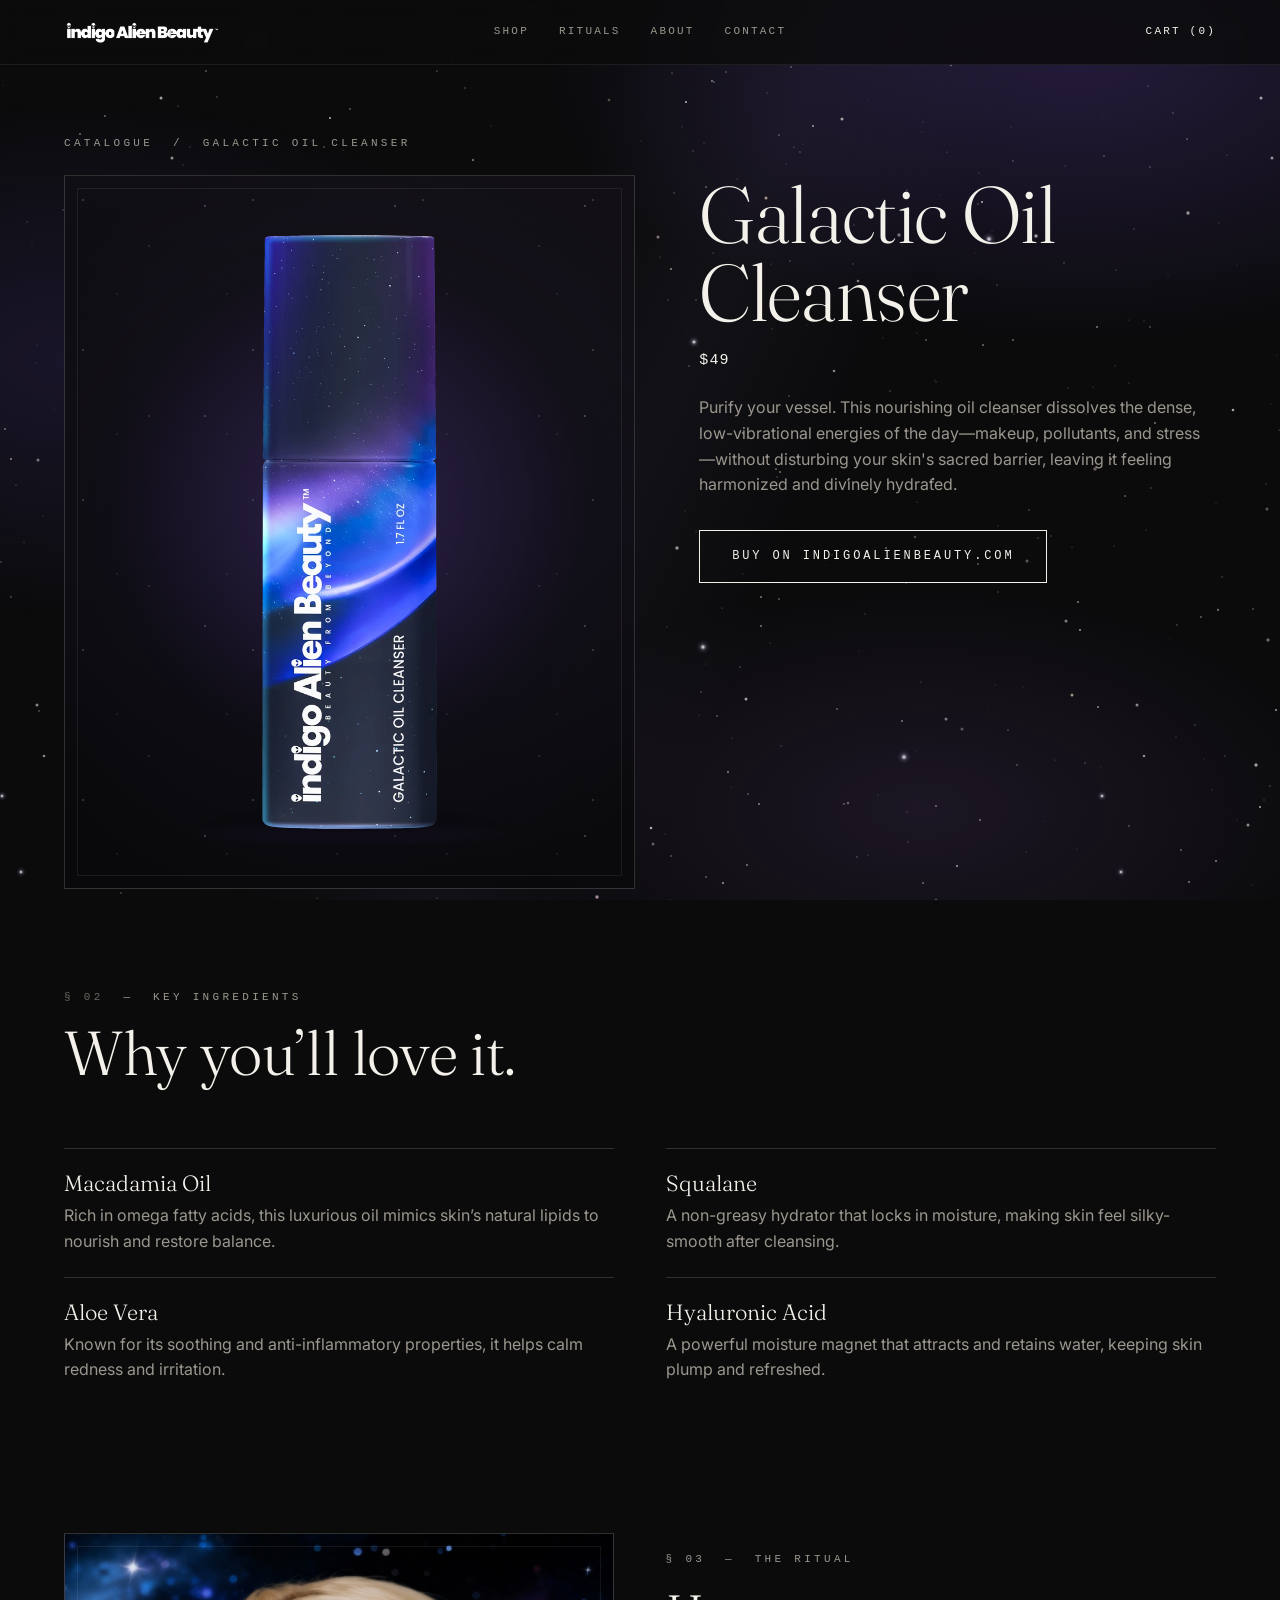
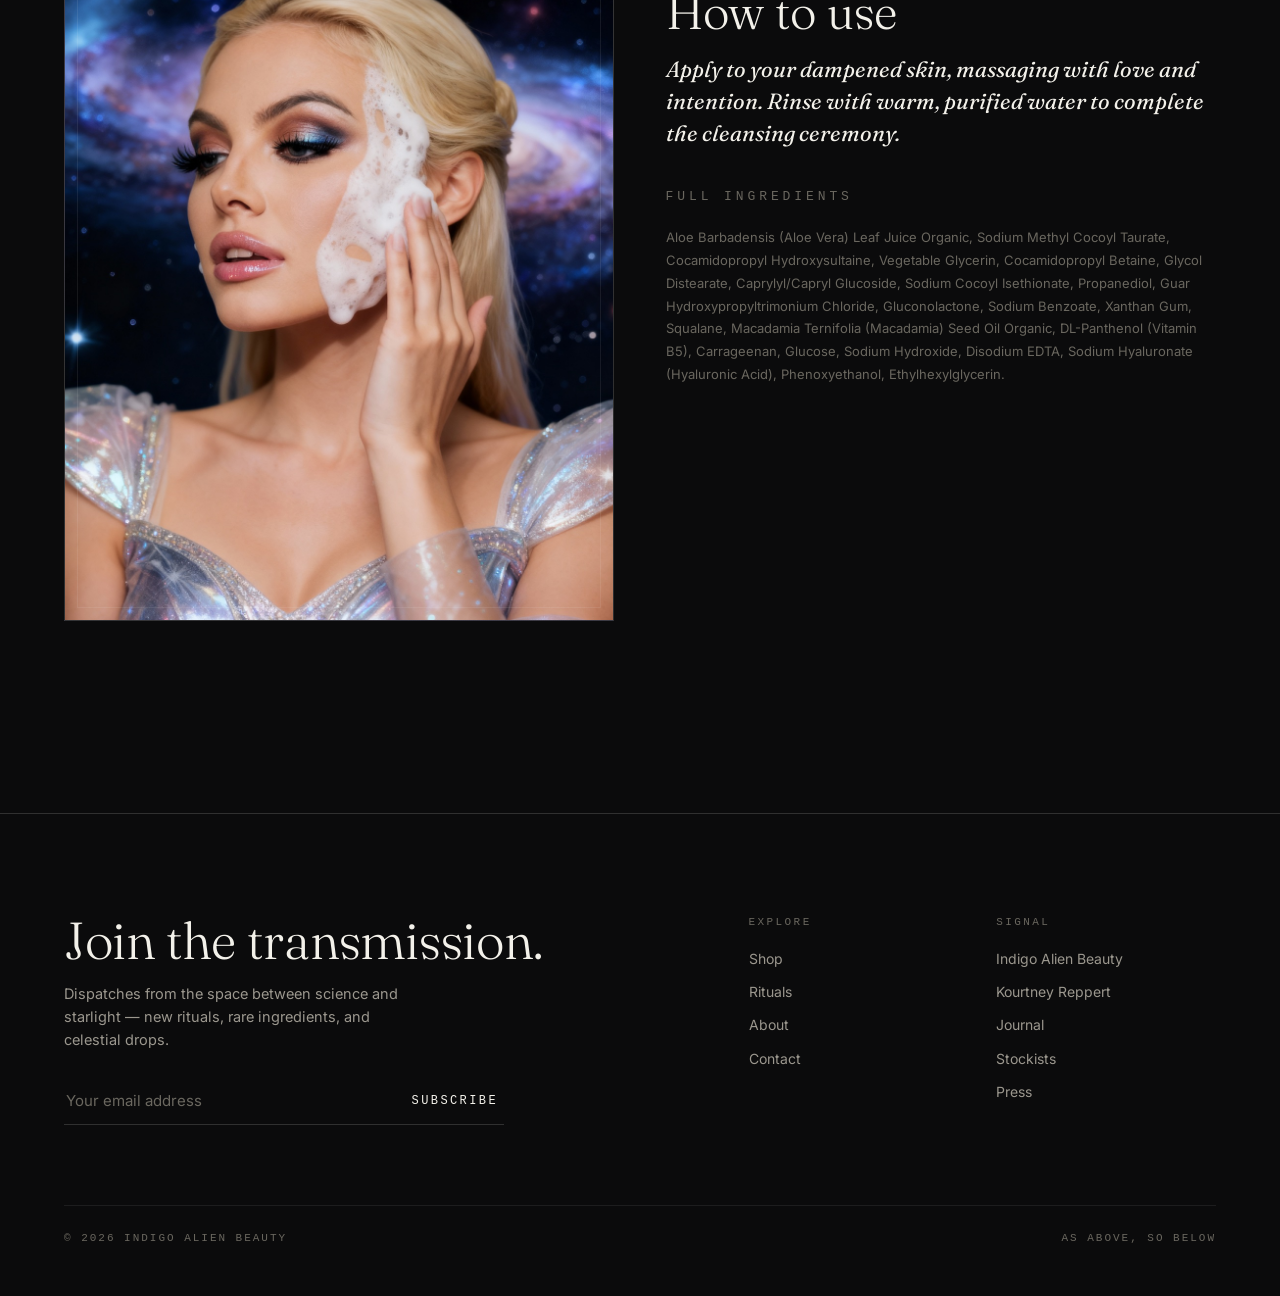
<file: indigo-alien-v2/products/galactic-oil-cleanser.html>
<!DOCTYPE html>
<html lang="en">
<head>
<meta charset="UTF-8">
<meta name="viewport" content="width=device-width, initial-scale=1, viewport-fit=cover">
<title>Galactic Oil Cleanser — Indigo Alien Beauty</title>
<meta name="description" content="Purify your vessel. This nourishing oil cleanser dissolves the dense, low-vibrational energies of the day—makeup, pollutants, and stress—without…">
<link rel="preconnect" href="https://fonts.googleapis.com">
<link rel="preconnect" href="https://fonts.gstatic.com" crossorigin>
<link href="https://fonts.googleapis.com/css2?family=Fraunces:ital,opsz,wght@0,9..144,300;0,9..144,400;0,9..144,500;1,9..144,300;1,9..144,400&family=Inter:wght@400;500;600&display=swap" rel="stylesheet">
<link rel="stylesheet" href="../styles.css?v=20261028f">
<link rel="canonical" href="https://justingossman.github.io/indigo-alien-v2/products/galactic-oil-cleanser.html">
<meta name="theme-color" content="#0b0b0c">
<link rel="icon" href="../favicon.svg" type="image/svg+xml">
<link rel="apple-touch-icon" href="../apple-touch-icon.png">
<!-- Open Graph -->
<meta property="og:type" content="product">
<meta property="og:site_name" content="Indigo Alien Beauty">
<meta property="og:title" content="Galactic Oil Cleanser — Indigo Alien Beauty">
<meta property="og:description" content="Purify your vessel. This nourishing oil cleanser dissolves the dense, low-vibrational energies of the day—makeup, pollutants, and stress—without…">
<meta property="og:url" content="https://justingossman.github.io/indigo-alien-v2/products/galactic-oil-cleanser.html">
<meta property="og:image" content="https://justingossman.github.io/indigo-alien-v2/og-image.png">
<meta name="twitter:card" content="summary_large_image">
</head>
<body>

<header class="site-head">
  <div class="head-inner">
    <a class="wordmark" href="../index.html"><img src="../img/brand/ia-logo-wordmark.png" alt="Indigo Alien Beauty" width="1250" height="191"></a>
    <nav class="main-nav">
      <a href="https://indigoalienbeauty.com">Shop</a>
      <a href="../rituals.html">Rituals</a>
      <a href="../about.html">About</a>
      <a href="../contact.html">Contact</a>
    </nav>
    <a class="cart" href="https://indigoalienbeauty.com/cart">Cart (0)</a>
  </div>
</header>

<main class="wrap pdp">
  <p class="kicker crumbs"><a href="../index.html#offerings">Catalogue</a> &nbsp;/ &nbsp;Galactic Oil Cleanser</p>
  <div class="pdp-top">
    <div class="slot slot--studio slot--standin pdp-shot" style="--tone:96,66,168;--floor:91.5%">
      <img class="slot-img" src="../img/photos/shopify/product-cleanser.webp" alt="Galactic Oil Cleanser" width="1000" height="1250" fetchpriority="high" decoding="async">
    </div>
    <div class="pdp-info">
      <h1 class="display">Galactic Oil Cleanser</h1>
      <p class="pdp-price">$49</p>
      <div class="pdp-desc">
        <p>Purify your vessel. This nourishing oil cleanser dissolves the dense, low-vibrational energies of the day—makeup, pollutants, and stress—without disturbing your skin&#x27;s sacred barrier, leaving it feeling harmonized and divinely hydrated.</p>
      </div>
      <a class="btn pdp-buy" href="https://indigoalienbeauty.com/products/galactic-oil-cleanser">Buy on indigoalienbeauty.com</a>
    </div>
  </div>
</main>

<section class="wrap section pdp-why">
  <div class="sec-head">
    <div>
      <p class="kicker"><span class="idx">§ 02</span> &nbsp;— &nbsp;Key ingredients</p>
      <h2 class="display" style="margin-top:16px">Why you’ll love it.</h2>
    </div>
  </div>
  <ul class="pdp-why-list">
      <li><h3>Macadamia Oil</h3><p>Rich in omega fatty acids, this luxurious oil mimics skin’s natural lipids to nourish and restore balance.</p></li>
      <li><h3>Squalane</h3><p>A non-greasy hydrator that locks in moisture, making skin feel silky-smooth after cleansing.</p></li>
      <li><h3>Aloe Vera</h3><p>Known for its soothing and anti-inflammatory properties, it helps calm redness and irritation.</p></li>
      <li><h3>Hyaluronic Acid</h3><p>A powerful moisture magnet that attracts and retains water, keeping skin plump and refreshed.</p></li>
  </ul>
</section>

<section class="wrap pdp-more">
  <div class="row2">
    <div class="slot slot--cosmos slot--standin">
      <img class="slot-img" src="../img/photos/shopify/ritual-cleanser.jpg" alt="Kourtney Reppert working cleanser foam into her cheek" width="1400" height="1400" loading="lazy" decoding="async">
    </div>
    <div class="row2-copy">
        <p class="kicker">§ 03 &nbsp;— &nbsp;The ritual</p>
        <h2 class="display">How to use</h2>
        <p>Apply to your dampened skin, massaging with love and intention. Rinse with warm, purified water to complete the cleansing ceremony.</p>
        <div class="pdp-ingr">
          <p class="kicker">Full ingredients</p>
          <p>Aloe Barbadensis (Aloe Vera) Leaf Juice Organic, Sodium Methyl Cocoyl Taurate, Cocamidopropyl Hydroxysultaine, Vegetable Glycerin, Cocamidopropyl Betaine, Glycol Distearate, Caprylyl/Capryl Glucoside, Sodium Cocoyl Isethionate, Propanediol, Guar Hydroxypropyltrimonium Chloride, Gluconolactone, Sodium Benzoate, Xanthan Gum, Squalane, Macadamia Ternifolia (Macadamia) Seed Oil Organic, DL-Panthenol (Vitamin B5), Carrageenan, Glucose, Sodium Hydroxide, Disodium EDTA, Sodium Hyaluronate (Hyaluronic Acid), Phenoxyethanol, Ethylhexylglycerin.</p>
        </div>
    </div>
  </div>
</section>

<footer class="site-foot">
  <div class="wrap">
    <div class="foot-top">
      <div class="news">
        <h2 class="display">Join the transmission.</h2>
        <p>Dispatches from the space between science and starlight — new rituals, rare ingredients, and celestial drops.</p>
        <form onsubmit="return false;">
          <input type="email" placeholder="Your email address" aria-label="Your email address">
          <button type="submit">Subscribe</button>
        </form>
      </div>
      <div class="foot-nav">
        <div class="foot-col">
          <h4>Explore</h4>
          <a href="https://indigoalienbeauty.com">Shop</a>
          <a href="../rituals.html">Rituals</a>
          <a href="../about.html">About</a>
          <a href="../contact.html">Contact</a>
        </div>
        <div class="foot-col">
          <h4>Signal</h4>
          <a href="https://www.instagram.com/indigoalienbeauty/" target="_blank" rel="noopener" aria-label="Indigo Alien Beauty on Instagram">Indigo Alien Beauty</a>
          <a href="https://www.instagram.com/kourtneyreppert/" target="_blank" rel="noopener" aria-label="Kourtney Reppert on Instagram">Kourtney Reppert</a>
          <a href="#">Journal</a>
          <a href="../contact.html">Stockists</a>
          <a href="../contact.html">Press</a>
        </div>
      </div>
    </div>
    <div class="foot-bottom">
      <span>© 2026 Indigo Alien Beauty</span>
      <span>As Above, So Below</span>
    </div>
  </div>
</footer>

</body>
</html>
</file>
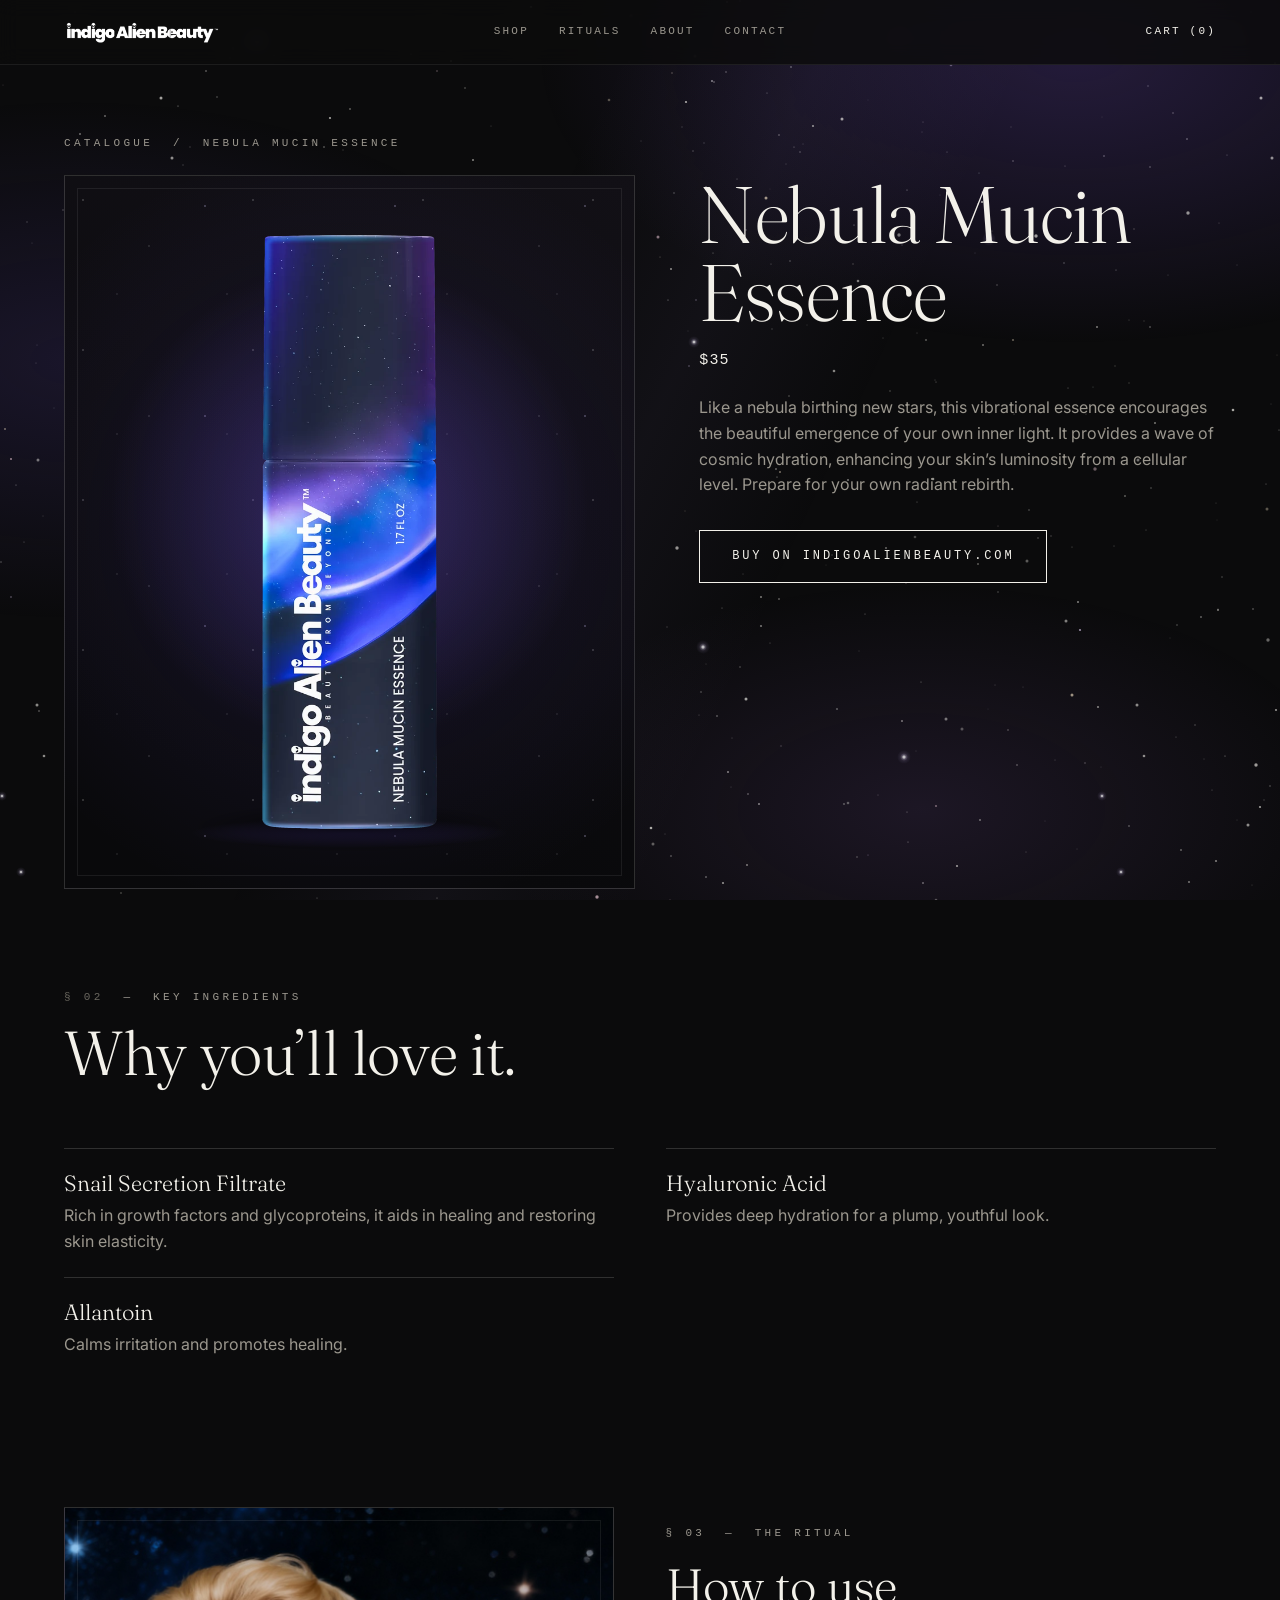
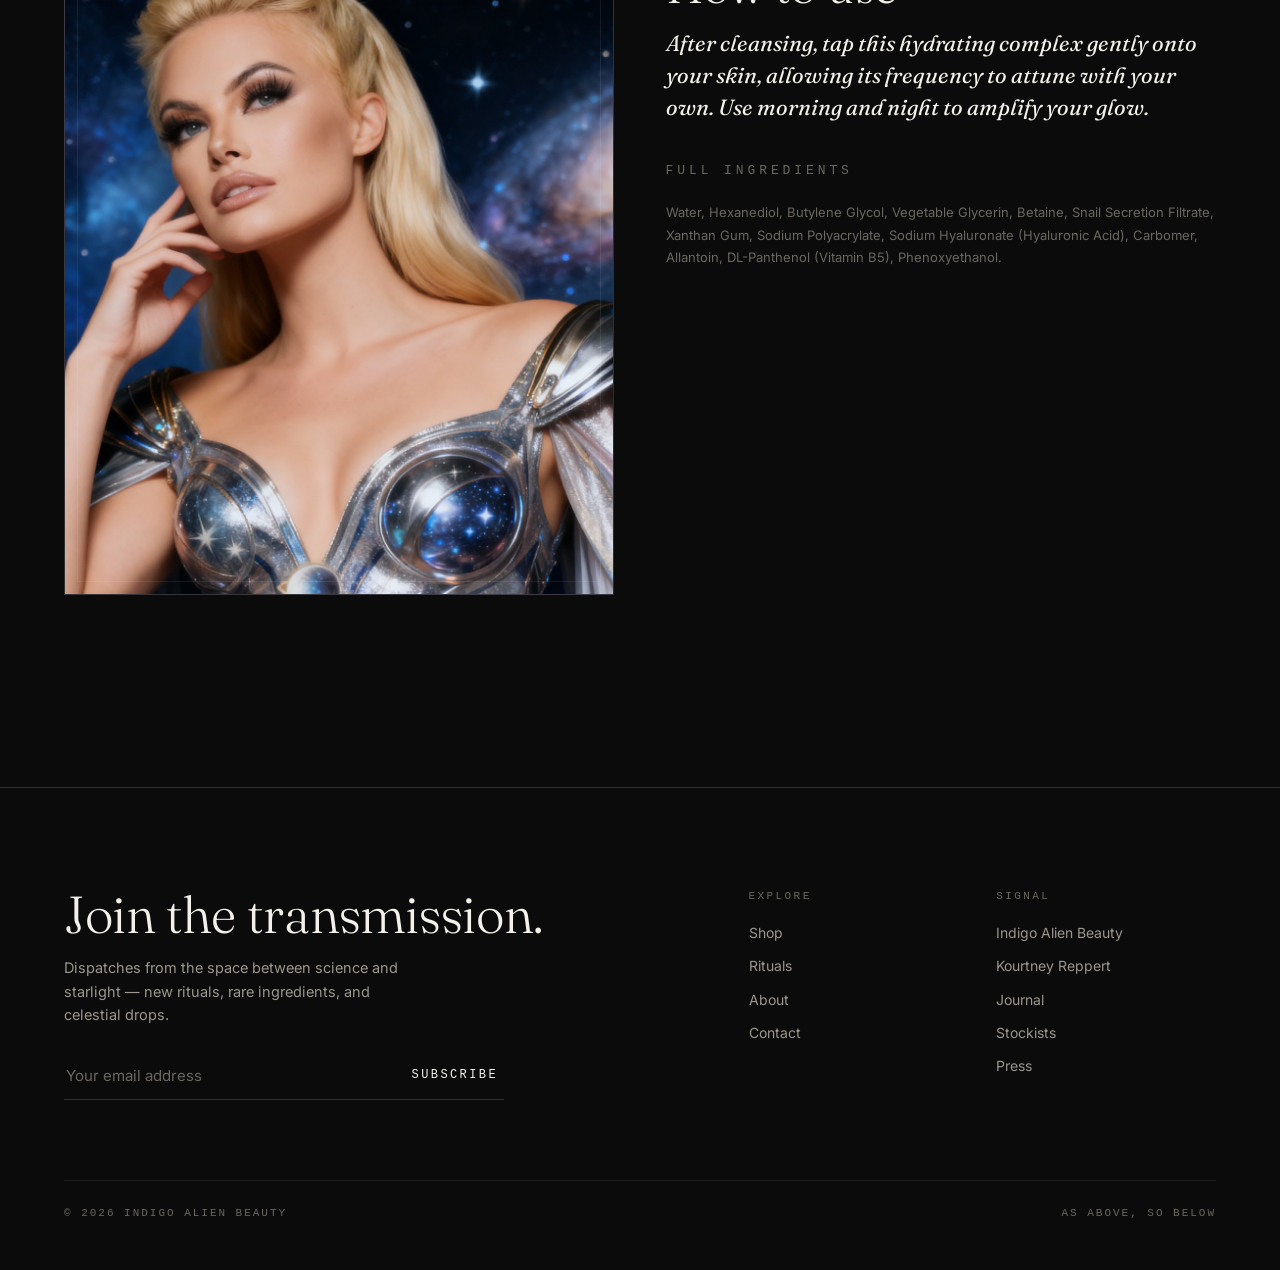
<file: indigo-alien-v2/products/nebula-mucin-essence.html>
<!DOCTYPE html>
<html lang="en">
<head>
<meta charset="UTF-8">
<meta name="viewport" content="width=device-width, initial-scale=1, viewport-fit=cover">
<title>Nebula Mucin Essence — Indigo Alien Beauty</title>
<meta name="description" content="Like a nebula birthing new stars, this vibrational essence encourages the beautiful emergence of your own inner light. It provides a wave of cosmic…">
<link rel="preconnect" href="https://fonts.googleapis.com">
<link rel="preconnect" href="https://fonts.gstatic.com" crossorigin>
<link href="https://fonts.googleapis.com/css2?family=Fraunces:ital,opsz,wght@0,9..144,300;0,9..144,400;0,9..144,500;1,9..144,300;1,9..144,400&family=Inter:wght@400;500;600&display=swap" rel="stylesheet">
<link rel="stylesheet" href="../styles.css?v=20261028f">
<link rel="canonical" href="https://justingossman.github.io/indigo-alien-v2/products/nebula-mucin-essence.html">
<meta name="theme-color" content="#0b0b0c">
<link rel="icon" href="../favicon.svg" type="image/svg+xml">
<link rel="apple-touch-icon" href="../apple-touch-icon.png">
<!-- Open Graph -->
<meta property="og:type" content="product">
<meta property="og:site_name" content="Indigo Alien Beauty">
<meta property="og:title" content="Nebula Mucin Essence — Indigo Alien Beauty">
<meta property="og:description" content="Like a nebula birthing new stars, this vibrational essence encourages the beautiful emergence of your own inner light. It provides a wave of cosmic…">
<meta property="og:url" content="https://justingossman.github.io/indigo-alien-v2/products/nebula-mucin-essence.html">
<meta property="og:image" content="https://justingossman.github.io/indigo-alien-v2/og-image.png">
<meta name="twitter:card" content="summary_large_image">
</head>
<body>

<header class="site-head">
  <div class="head-inner">
    <a class="wordmark" href="../index.html"><img src="../img/brand/ia-logo-wordmark.png" alt="Indigo Alien Beauty" width="1250" height="191"></a>
    <nav class="main-nav">
      <a href="https://indigoalienbeauty.com">Shop</a>
      <a href="../rituals.html">Rituals</a>
      <a href="../about.html">About</a>
      <a href="../contact.html">Contact</a>
    </nav>
    <a class="cart" href="https://indigoalienbeauty.com/cart">Cart (0)</a>
  </div>
</header>

<main class="wrap pdp">
  <p class="kicker crumbs"><a href="../index.html#offerings">Catalogue</a> &nbsp;/ &nbsp;Nebula Mucin Essence</p>
  <div class="pdp-top">
    <div class="slot slot--studio slot--standin pdp-shot" style="--tone:123,92,255;--floor:91.5%">
      <img class="slot-img" src="../img/photos/shopify/product-mucin.webp" alt="Nebula Mucin Essence" width="1000" height="1250" fetchpriority="high" decoding="async">
    </div>
    <div class="pdp-info">
      <h1 class="display">Nebula Mucin Essence</h1>
      <p class="pdp-price">$35</p>
      <div class="pdp-desc">
        <p>Like a nebula birthing new stars, this vibrational essence encourages the beautiful emergence of your own inner light. It provides a wave of cosmic hydration, enhancing your skin’s luminosity from a cellular level. Prepare for your own radiant rebirth.</p>
      </div>
      <a class="btn pdp-buy" href="https://indigoalienbeauty.com/products/nebula-mucin-essence">Buy on indigoalienbeauty.com</a>
    </div>
  </div>
</main>

<section class="wrap section pdp-why">
  <div class="sec-head">
    <div>
      <p class="kicker"><span class="idx">§ 02</span> &nbsp;— &nbsp;Key ingredients</p>
      <h2 class="display" style="margin-top:16px">Why you’ll love it.</h2>
    </div>
  </div>
  <ul class="pdp-why-list">
      <li><h3>Snail Secretion Filtrate</h3><p>Rich in growth factors and glycoproteins, it aids in healing and restoring skin elasticity.</p></li>
      <li><h3>Hyaluronic Acid</h3><p>Provides deep hydration for a plump, youthful look.</p></li>
      <li><h3>Allantoin</h3><p>Calms irritation and promotes healing.</p></li>
  </ul>
</section>

<section class="wrap pdp-more">
  <div class="row2">
    <div class="slot slot--cosmos slot--standin">
      <img class="slot-img" src="../img/photos/shopify/lifestyle-mucin.jpg" alt="Kourtney Reppert in a chrome bodice against a galaxy" width="1400" height="1400" loading="lazy" decoding="async">
    </div>
    <div class="row2-copy">
        <p class="kicker">§ 03 &nbsp;— &nbsp;The ritual</p>
        <h2 class="display">How to use</h2>
        <p>After cleansing, tap this hydrating complex gently onto your skin, allowing its frequency to attune with your own. Use morning and night to amplify your glow.</p>
        <div class="pdp-ingr">
          <p class="kicker">Full ingredients</p>
          <p>Water, Hexanediol, Butylene Glycol, Vegetable Glycerin, Betaine, Snail Secretion Filtrate, Xanthan Gum, Sodium Polyacrylate, Sodium Hyaluronate (Hyaluronic Acid), Carbomer, Allantoin, DL-Panthenol (Vitamin B5), Phenoxyethanol.</p>
        </div>
    </div>
  </div>
</section>

<footer class="site-foot">
  <div class="wrap">
    <div class="foot-top">
      <div class="news">
        <h2 class="display">Join the transmission.</h2>
        <p>Dispatches from the space between science and starlight — new rituals, rare ingredients, and celestial drops.</p>
        <form onsubmit="return false;">
          <input type="email" placeholder="Your email address" aria-label="Your email address">
          <button type="submit">Subscribe</button>
        </form>
      </div>
      <div class="foot-nav">
        <div class="foot-col">
          <h4>Explore</h4>
          <a href="https://indigoalienbeauty.com">Shop</a>
          <a href="../rituals.html">Rituals</a>
          <a href="../about.html">About</a>
          <a href="../contact.html">Contact</a>
        </div>
        <div class="foot-col">
          <h4>Signal</h4>
          <a href="https://www.instagram.com/indigoalienbeauty/" target="_blank" rel="noopener" aria-label="Indigo Alien Beauty on Instagram">Indigo Alien Beauty</a>
          <a href="https://www.instagram.com/kourtneyreppert/" target="_blank" rel="noopener" aria-label="Kourtney Reppert on Instagram">Kourtney Reppert</a>
          <a href="#">Journal</a>
          <a href="../contact.html">Stockists</a>
          <a href="../contact.html">Press</a>
        </div>
      </div>
    </div>
    <div class="foot-bottom">
      <span>© 2026 Indigo Alien Beauty</span>
      <span>As Above, So Below</span>
    </div>
  </div>
</footer>

</body>
</html>
</file>
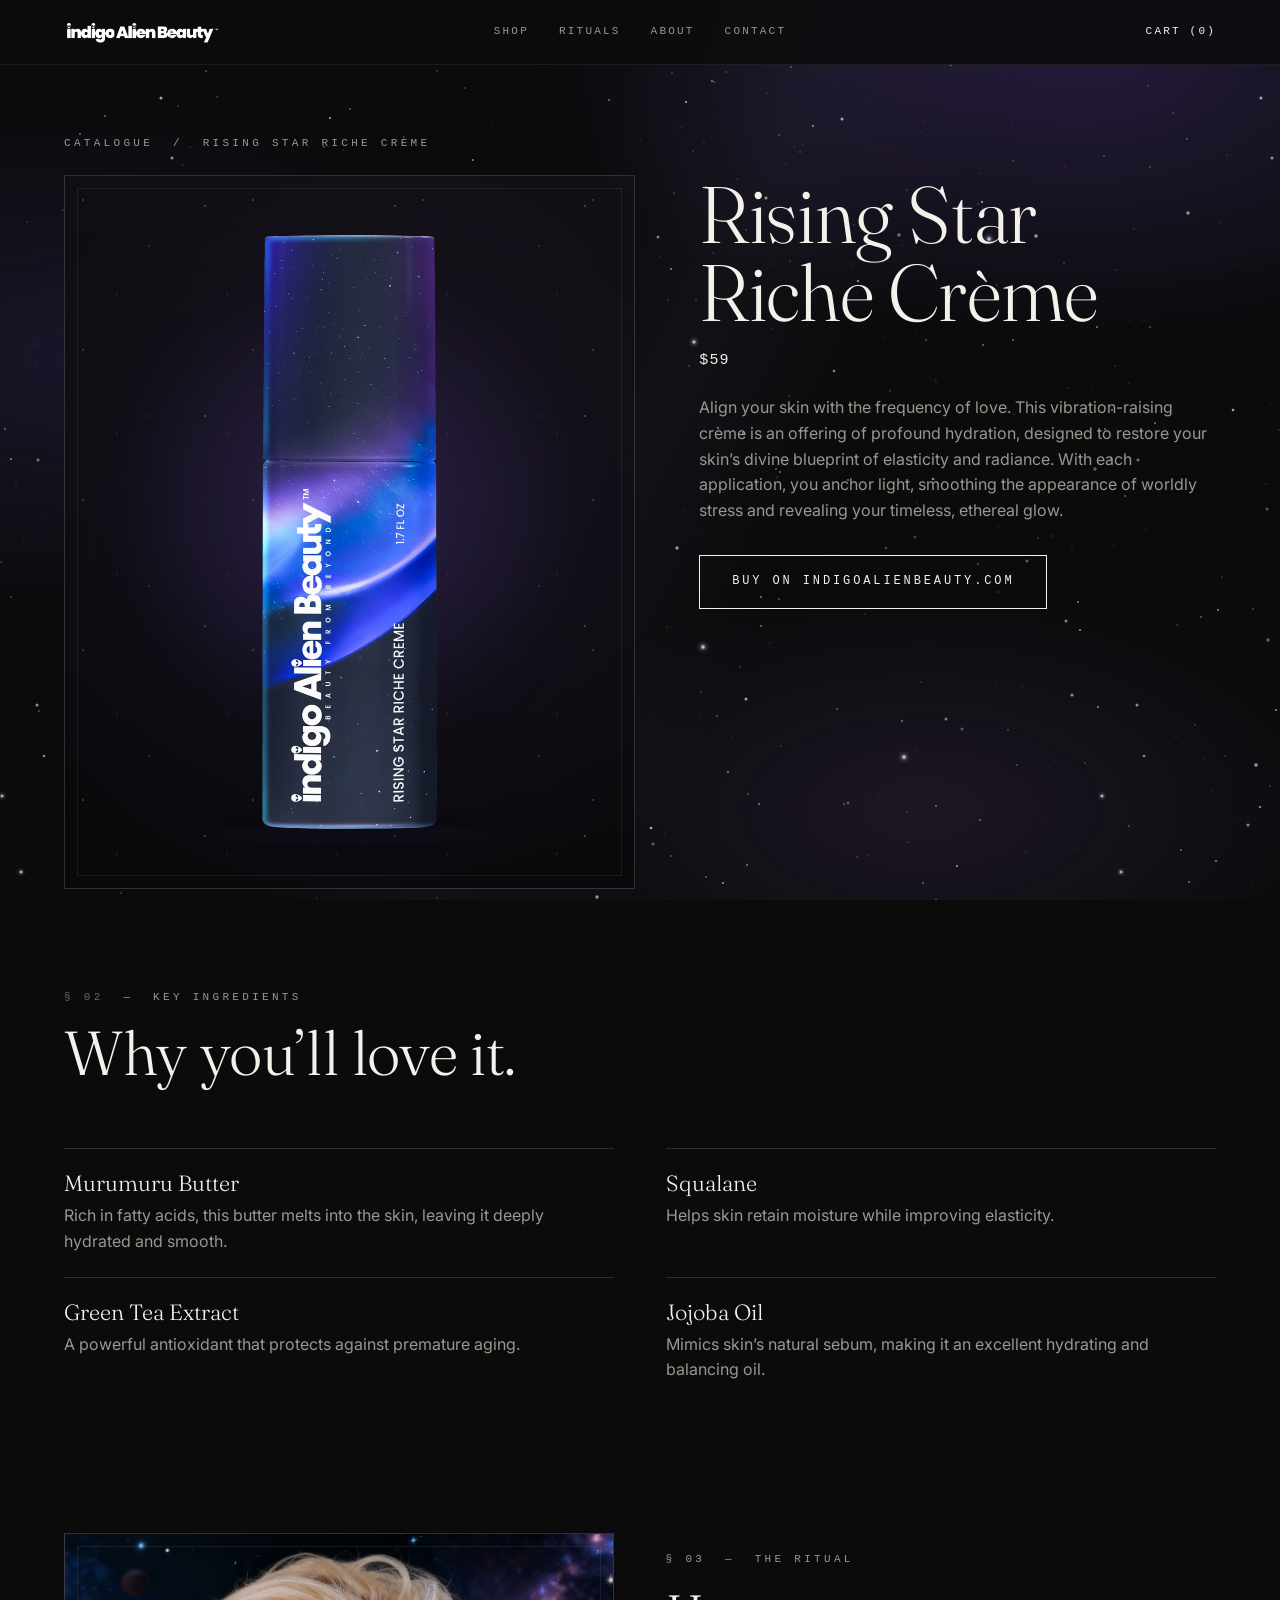
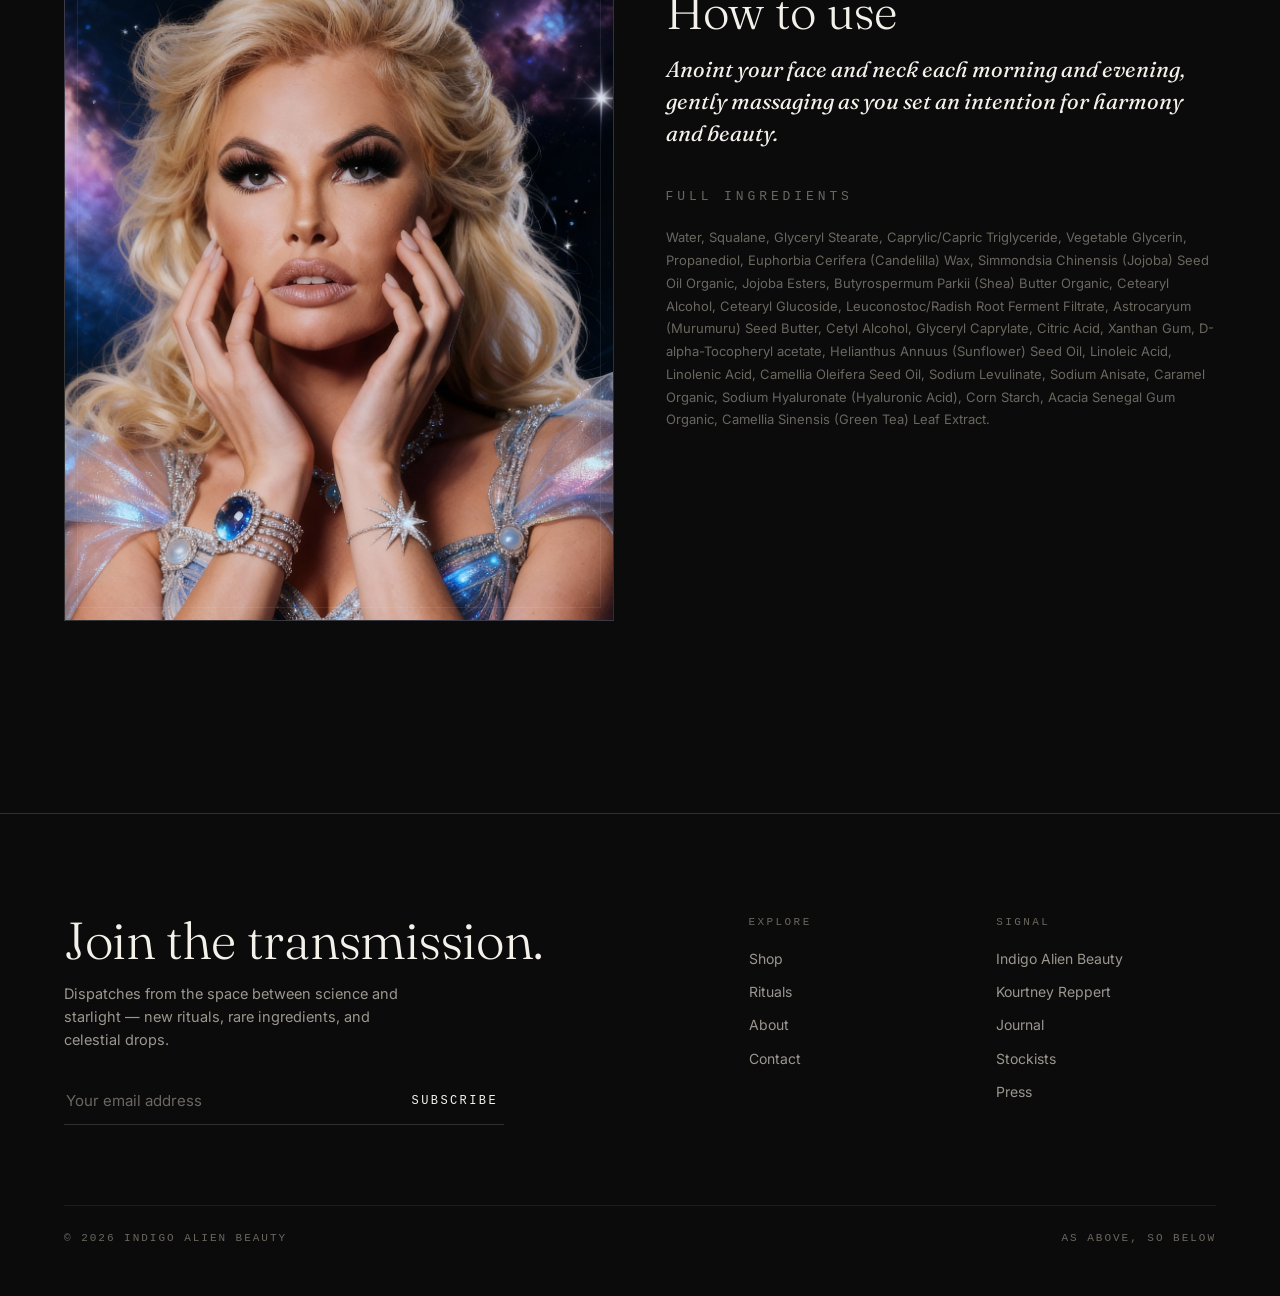
<file: indigo-alien-v2/products/rising-star-riche-creme.html>
<!DOCTYPE html>
<html lang="en">
<head>
<meta charset="UTF-8">
<meta name="viewport" content="width=device-width, initial-scale=1, viewport-fit=cover">
<title>Rising Star Riche Crème — Indigo Alien Beauty</title>
<meta name="description" content="Align your skin with the frequency of love. This vibration-raising crème is an offering of profound hydration, designed to restore your skin’s divine…">
<link rel="preconnect" href="https://fonts.googleapis.com">
<link rel="preconnect" href="https://fonts.gstatic.com" crossorigin>
<link href="https://fonts.googleapis.com/css2?family=Fraunces:ital,opsz,wght@0,9..144,300;0,9..144,400;0,9..144,500;1,9..144,300;1,9..144,400&family=Inter:wght@400;500;600&display=swap" rel="stylesheet">
<link rel="stylesheet" href="../styles.css?v=20261028f">
<link rel="canonical" href="https://justingossman.github.io/indigo-alien-v2/products/rising-star-riche-creme.html">
<meta name="theme-color" content="#0b0b0c">
<link rel="icon" href="../favicon.svg" type="image/svg+xml">
<link rel="apple-touch-icon" href="../apple-touch-icon.png">
<!-- Open Graph -->
<meta property="og:type" content="product">
<meta property="og:site_name" content="Indigo Alien Beauty">
<meta property="og:title" content="Rising Star Riche Crème — Indigo Alien Beauty">
<meta property="og:description" content="Align your skin with the frequency of love. This vibration-raising crème is an offering of profound hydration, designed to restore your skin’s divine…">
<meta property="og:url" content="https://justingossman.github.io/indigo-alien-v2/products/rising-star-riche-creme.html">
<meta property="og:image" content="https://justingossman.github.io/indigo-alien-v2/og-image.png">
<meta name="twitter:card" content="summary_large_image">
</head>
<body>

<header class="site-head">
  <div class="head-inner">
    <a class="wordmark" href="../index.html"><img src="../img/brand/ia-logo-wordmark.png" alt="Indigo Alien Beauty" width="1250" height="191"></a>
    <nav class="main-nav">
      <a href="https://indigoalienbeauty.com">Shop</a>
      <a href="../rituals.html">Rituals</a>
      <a href="../about.html">About</a>
      <a href="../contact.html">Contact</a>
    </nav>
    <a class="cart" href="https://indigoalienbeauty.com/cart">Cart (0)</a>
  </div>
</header>

<main class="wrap pdp">
  <p class="kicker crumbs"><a href="../index.html#offerings">Catalogue</a> &nbsp;/ &nbsp;Rising Star Riche Crème</p>
  <div class="pdp-top">
    <div class="slot slot--studio slot--standin pdp-shot" style="--tone:96,66,168;--floor:91.5%">
      <img class="slot-img" src="../img/photos/shopify/product-richecreme.webp" alt="Rising Star Riche Crème" width="1000" height="1250" fetchpriority="high" decoding="async">
    </div>
    <div class="pdp-info">
      <h1 class="display">Rising Star Riche Crème</h1>
      <p class="pdp-price">$59</p>
      <div class="pdp-desc">
        <p>Align your skin with the frequency of love. This vibration-raising crème is an offering of profound hydration, designed to restore your skin’s divine blueprint of elasticity and radiance. With each application, you anchor light, smoothing the appearance of worldly stress and revealing your timeless, ethereal glow.</p>
      </div>
      <a class="btn pdp-buy" href="https://indigoalienbeauty.com/products/rising-star-riche-creme">Buy on indigoalienbeauty.com</a>
    </div>
  </div>
</main>

<section class="wrap section pdp-why">
  <div class="sec-head">
    <div>
      <p class="kicker"><span class="idx">§ 02</span> &nbsp;— &nbsp;Key ingredients</p>
      <h2 class="display" style="margin-top:16px">Why you’ll love it.</h2>
    </div>
  </div>
  <ul class="pdp-why-list">
      <li><h3>Murumuru Butter</h3><p>Rich in fatty acids, this butter melts into the skin, leaving it deeply hydrated and smooth.</p></li>
      <li><h3>Squalane</h3><p>Helps skin retain moisture while improving elasticity.</p></li>
      <li><h3>Green Tea Extract</h3><p>A powerful antioxidant that protects against premature aging.</p></li>
      <li><h3>Jojoba Oil</h3><p>Mimics skin’s natural sebum, making it an excellent hydrating and balancing oil.</p></li>
  </ul>
</section>

<section class="wrap pdp-more">
  <div class="row2">
    <div class="slot slot--cosmos slot--standin">
      <img class="slot-img" src="../img/photos/shopify/ritual-richecreme.jpg" alt="Kourtney Reppert with both hands framing her face" width="1400" height="1400" loading="lazy" decoding="async">
    </div>
    <div class="row2-copy">
        <p class="kicker">§ 03 &nbsp;— &nbsp;The ritual</p>
        <h2 class="display">How to use</h2>
        <p>Anoint your face and neck each morning and evening, gently massaging as you set an intention for harmony and beauty.</p>
        <div class="pdp-ingr">
          <p class="kicker">Full ingredients</p>
          <p>Water, Squalane, Glyceryl Stearate, Caprylic/Capric Triglyceride, Vegetable Glycerin, Propanediol, Euphorbia Cerifera (Candelilla) Wax, Simmondsia Chinensis (Jojoba) Seed Oil Organic, Jojoba Esters, Butyrospermum Parkii (Shea) Butter Organic, Cetearyl Alcohol, Cetearyl Glucoside, Leuconostoc/Radish Root Ferment Filtrate, Astrocaryum (Murumuru) Seed Butter, Cetyl Alcohol, Glyceryl Caprylate, Citric Acid, Xanthan Gum, D-alpha-Tocopheryl acetate, Helianthus Annuus (Sunflower) Seed Oil, Linoleic Acid, Linolenic Acid, Camellia Oleifera Seed Oil, Sodium Levulinate, Sodium Anisate, Caramel Organic, Sodium Hyaluronate (Hyaluronic Acid), Corn Starch, Acacia Senegal Gum Organic, Camellia Sinensis (Green Tea) Leaf Extract.</p>
        </div>
    </div>
  </div>
</section>

<footer class="site-foot">
  <div class="wrap">
    <div class="foot-top">
      <div class="news">
        <h2 class="display">Join the transmission.</h2>
        <p>Dispatches from the space between science and starlight — new rituals, rare ingredients, and celestial drops.</p>
        <form onsubmit="return false;">
          <input type="email" placeholder="Your email address" aria-label="Your email address">
          <button type="submit">Subscribe</button>
        </form>
      </div>
      <div class="foot-nav">
        <div class="foot-col">
          <h4>Explore</h4>
          <a href="https://indigoalienbeauty.com">Shop</a>
          <a href="../rituals.html">Rituals</a>
          <a href="../about.html">About</a>
          <a href="../contact.html">Contact</a>
        </div>
        <div class="foot-col">
          <h4>Signal</h4>
          <a href="https://www.instagram.com/indigoalienbeauty/" target="_blank" rel="noopener" aria-label="Indigo Alien Beauty on Instagram">Indigo Alien Beauty</a>
          <a href="https://www.instagram.com/kourtneyreppert/" target="_blank" rel="noopener" aria-label="Kourtney Reppert on Instagram">Kourtney Reppert</a>
          <a href="#">Journal</a>
          <a href="../contact.html">Stockists</a>
          <a href="../contact.html">Press</a>
        </div>
      </div>
    </div>
    <div class="foot-bottom">
      <span>© 2026 Indigo Alien Beauty</span>
      <span>As Above, So Below</span>
    </div>
  </div>
</footer>

</body>
</html>
</file>
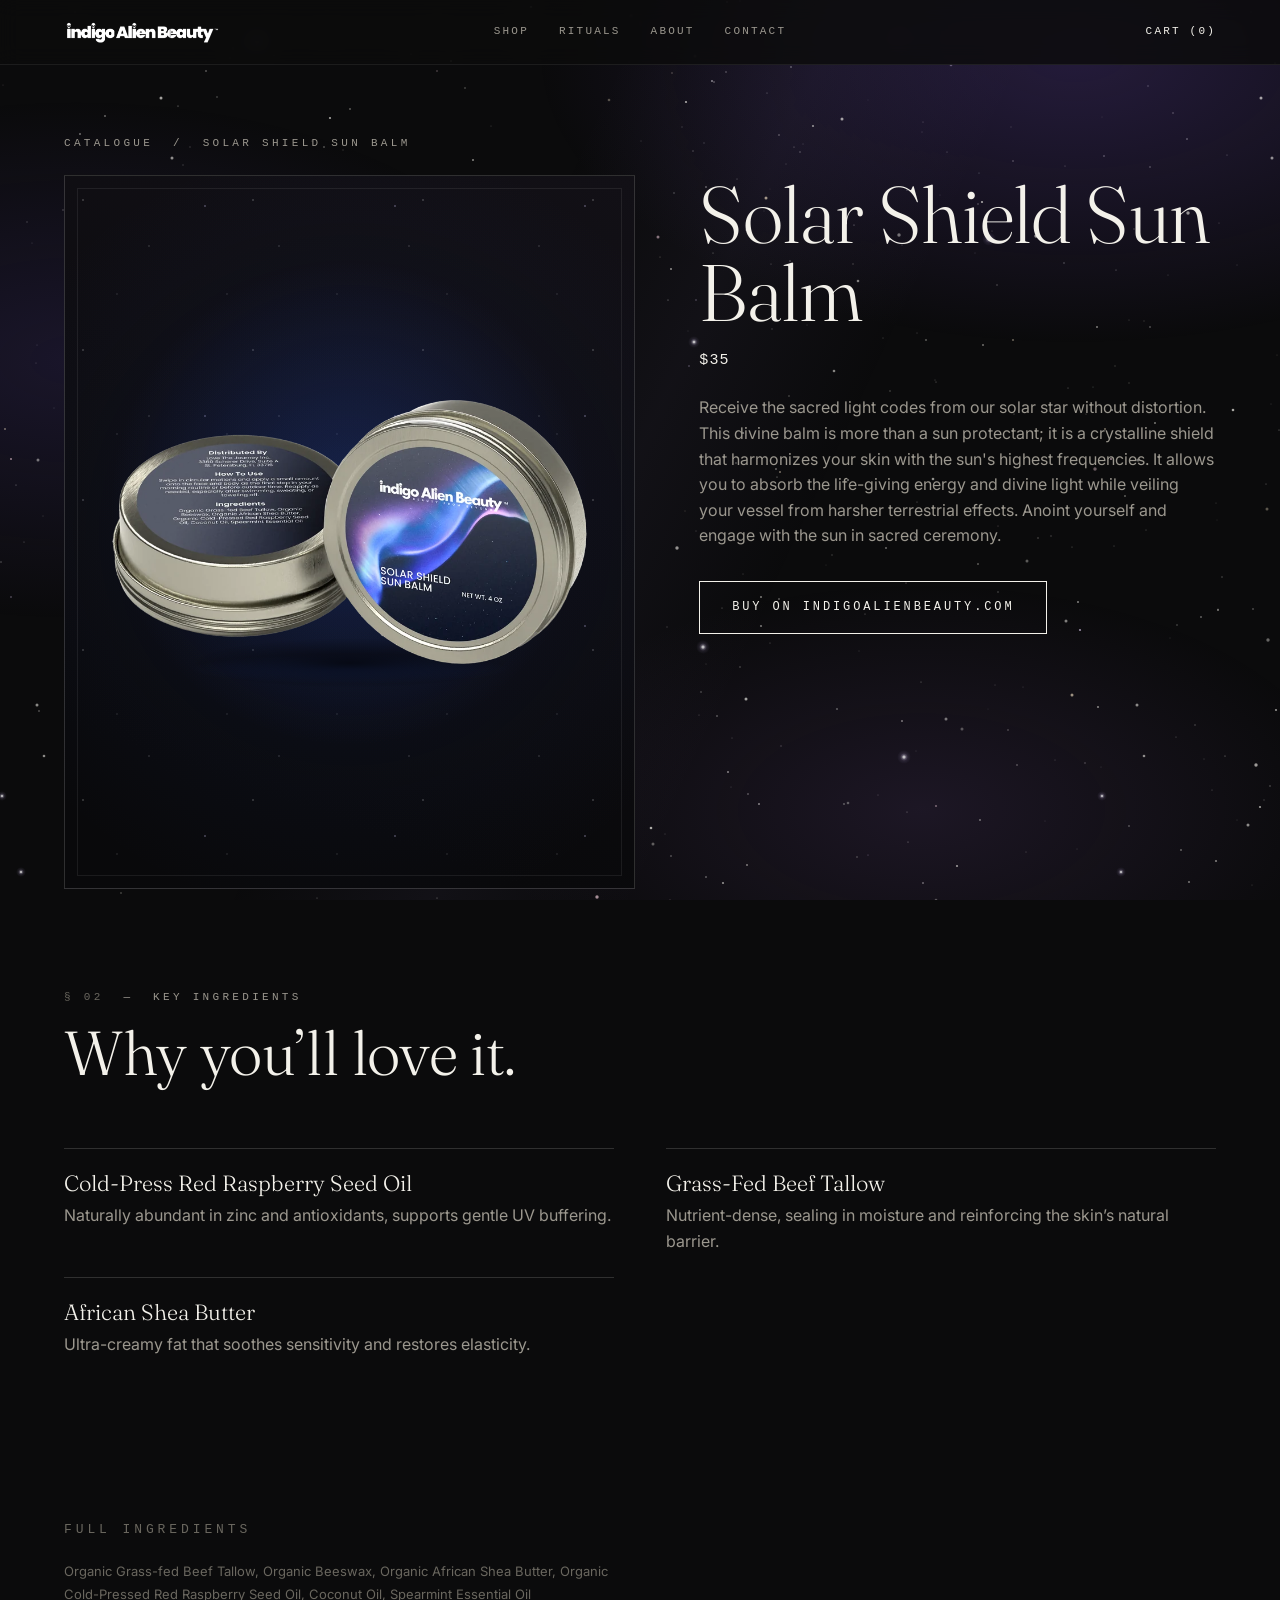
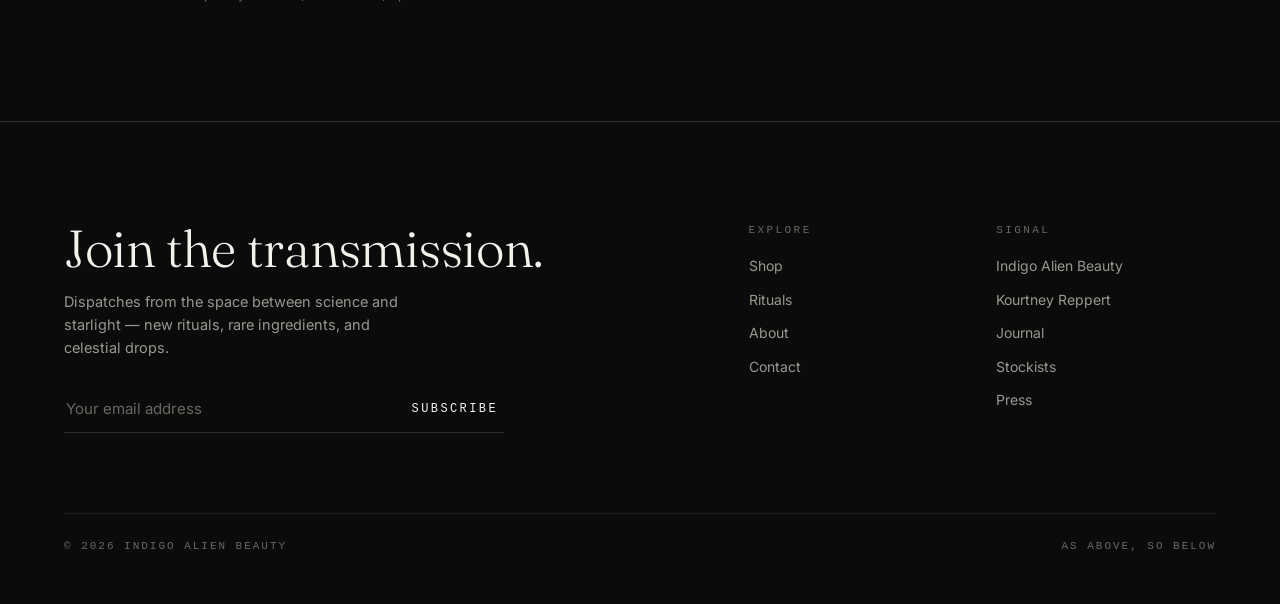
<file: indigo-alien-v2/products/solar-shield-sun-balm.html>
<!DOCTYPE html>
<html lang="en">
<head>
<meta charset="UTF-8">
<meta name="viewport" content="width=device-width, initial-scale=1, viewport-fit=cover">
<title>Solar Shield Sun Balm — Indigo Alien Beauty</title>
<meta name="description" content="Receive the sacred light codes from our solar star without distortion. This divine balm is more than a sun protectant; it is a crystalline shield that…">
<link rel="preconnect" href="https://fonts.googleapis.com">
<link rel="preconnect" href="https://fonts.gstatic.com" crossorigin>
<link href="https://fonts.googleapis.com/css2?family=Fraunces:ital,opsz,wght@0,9..144,300;0,9..144,400;0,9..144,500;1,9..144,300;1,9..144,400&family=Inter:wght@400;500;600&display=swap" rel="stylesheet">
<link rel="stylesheet" href="../styles.css?v=20261028f">
<link rel="canonical" href="https://justingossman.github.io/indigo-alien-v2/products/solar-shield-sun-balm.html">
<meta name="theme-color" content="#0b0b0c">
<link rel="icon" href="../favicon.svg" type="image/svg+xml">
<link rel="apple-touch-icon" href="../apple-touch-icon.png">
<!-- Open Graph -->
<meta property="og:type" content="product">
<meta property="og:site_name" content="Indigo Alien Beauty">
<meta property="og:title" content="Solar Shield Sun Balm — Indigo Alien Beauty">
<meta property="og:description" content="Receive the sacred light codes from our solar star without distortion. This divine balm is more than a sun protectant; it is a crystalline shield that…">
<meta property="og:url" content="https://justingossman.github.io/indigo-alien-v2/products/solar-shield-sun-balm.html">
<meta property="og:image" content="https://justingossman.github.io/indigo-alien-v2/og-image.png">
<meta name="twitter:card" content="summary_large_image">
</head>
<body>

<header class="site-head">
  <div class="head-inner">
    <a class="wordmark" href="../index.html"><img src="../img/brand/ia-logo-wordmark.png" alt="Indigo Alien Beauty" width="1250" height="191"></a>
    <nav class="main-nav">
      <a href="https://indigoalienbeauty.com">Shop</a>
      <a href="../rituals.html">Rituals</a>
      <a href="../about.html">About</a>
      <a href="../contact.html">Contact</a>
    </nav>
    <a class="cart" href="https://indigoalienbeauty.com/cart">Cart (0)</a>
  </div>
</header>

<main class="wrap pdp">
  <p class="kicker crumbs"><a href="../index.html#offerings">Catalogue</a> &nbsp;/ &nbsp;Solar Shield Sun Balm</p>
  <div class="pdp-top">
    <div class="slot slot--studio slot--standin pdp-shot" style="--tone:38,72,176;--floor:68.5%">
      <img class="slot-img" src="../img/photos/shopify/product-sunbalm.webp" alt="Solar Shield Sun Balm" width="1000" height="1250" fetchpriority="high" decoding="async">
    </div>
    <div class="pdp-info">
      <h1 class="display">Solar Shield Sun Balm</h1>
      <p class="pdp-price">$35</p>
      <div class="pdp-desc">
        <p>Receive the sacred light codes from our solar star without distortion. This divine balm is more than a sun protectant; it is a crystalline shield that harmonizes your skin with the sun&#x27;s highest frequencies. It allows you to absorb the life-giving energy and divine light while veiling your vessel from harsher terrestrial effects. Anoint yourself and engage with the sun in sacred ceremony.</p>
      </div>
      <a class="btn pdp-buy" href="https://indigoalienbeauty.com/products/solar-shield-sun-balm">Buy on indigoalienbeauty.com</a>
    </div>
  </div>
</main>

<section class="wrap section pdp-why">
  <div class="sec-head">
    <div>
      <p class="kicker"><span class="idx">§ 02</span> &nbsp;— &nbsp;Key ingredients</p>
      <h2 class="display" style="margin-top:16px">Why you’ll love it.</h2>
    </div>
  </div>
  <ul class="pdp-why-list">
      <li><h3>Cold-Press Red Raspberry Seed Oil</h3><p>Naturally abundant in zinc and antioxidants, supports gentle UV buffering.</p></li>
      <li><h3>Grass-Fed Beef Tallow</h3><p>Nutrient-dense, sealing in moisture and reinforcing the skin’s natural barrier.</p></li>
      <li><h3>African Shea Butter</h3><p>Ultra-creamy fat that soothes sensitivity and restores elasticity.</p></li>
  </ul>
</section>

<section class="wrap pdp-more">
  <div class="row2-copy">
        <div class="pdp-ingr">
          <p class="kicker">Full ingredients</p>
          <p>Organic Grass-fed Beef Tallow, Organic Beeswax, Organic African Shea Butter, Organic Cold-Pressed Red Raspberry Seed Oil, Coconut Oil, Spearmint Essential Oil</p>
        </div>
  </div>
</section>

<footer class="site-foot">
  <div class="wrap">
    <div class="foot-top">
      <div class="news">
        <h2 class="display">Join the transmission.</h2>
        <p>Dispatches from the space between science and starlight — new rituals, rare ingredients, and celestial drops.</p>
        <form onsubmit="return false;">
          <input type="email" placeholder="Your email address" aria-label="Your email address">
          <button type="submit">Subscribe</button>
        </form>
      </div>
      <div class="foot-nav">
        <div class="foot-col">
          <h4>Explore</h4>
          <a href="https://indigoalienbeauty.com">Shop</a>
          <a href="../rituals.html">Rituals</a>
          <a href="../about.html">About</a>
          <a href="../contact.html">Contact</a>
        </div>
        <div class="foot-col">
          <h4>Signal</h4>
          <a href="https://www.instagram.com/indigoalienbeauty/" target="_blank" rel="noopener" aria-label="Indigo Alien Beauty on Instagram">Indigo Alien Beauty</a>
          <a href="https://www.instagram.com/kourtneyreppert/" target="_blank" rel="noopener" aria-label="Kourtney Reppert on Instagram">Kourtney Reppert</a>
          <a href="#">Journal</a>
          <a href="../contact.html">Stockists</a>
          <a href="../contact.html">Press</a>
        </div>
      </div>
    </div>
    <div class="foot-bottom">
      <span>© 2026 Indigo Alien Beauty</span>
      <span>As Above, So Below</span>
    </div>
  </div>
</footer>

</body>
</html>
</file>
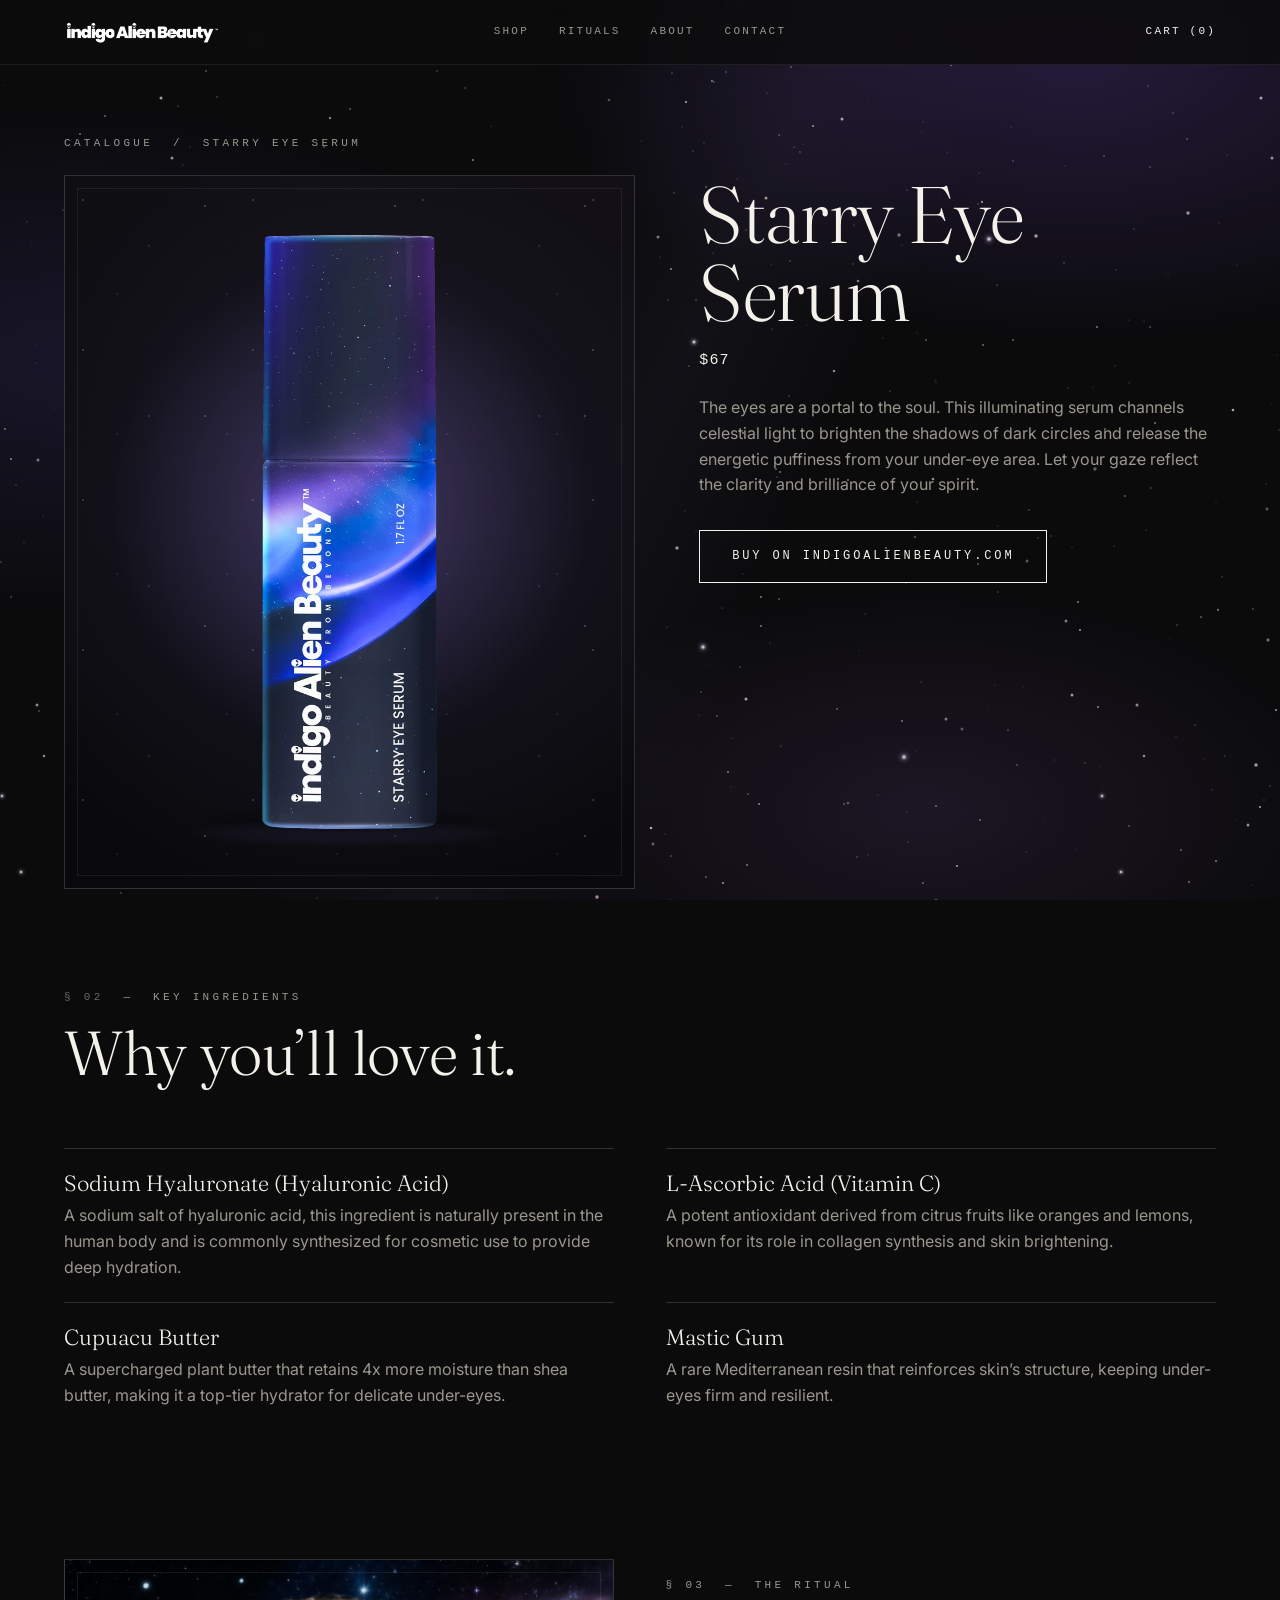
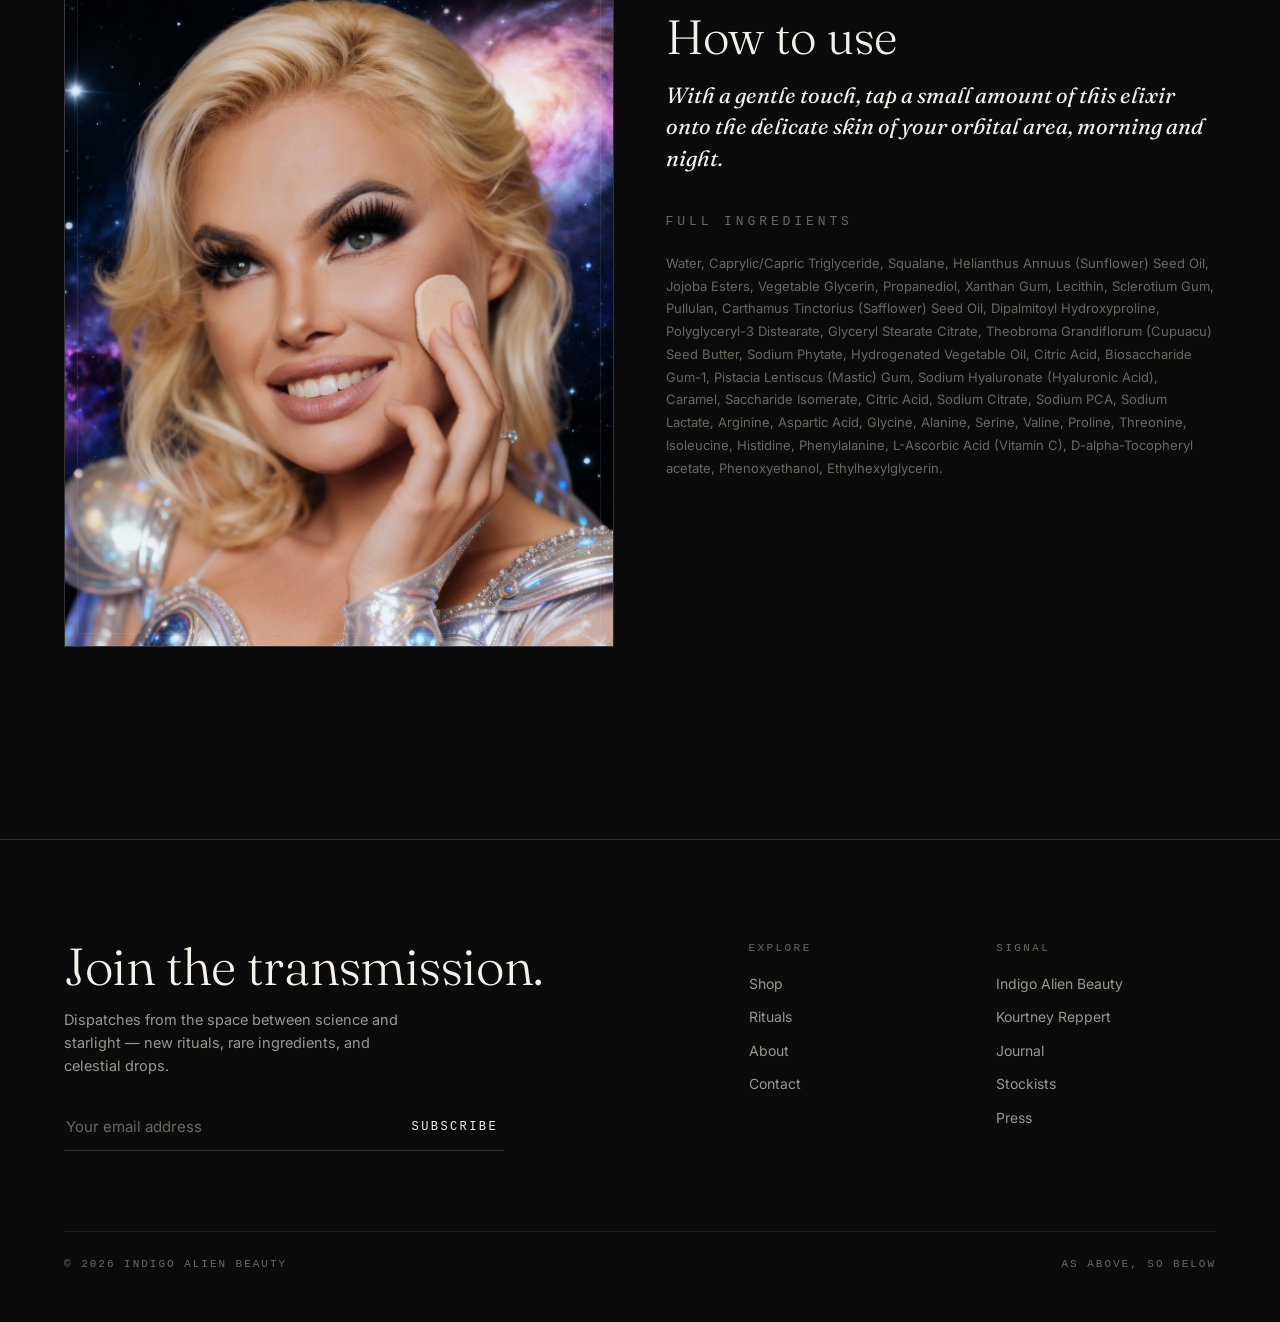
<file: indigo-alien-v2/products/starry-eye-serum.html>
<!DOCTYPE html>
<html lang="en">
<head>
<meta charset="UTF-8">
<meta name="viewport" content="width=device-width, initial-scale=1, viewport-fit=cover">
<title>Starry Eye Serum — Indigo Alien Beauty</title>
<meta name="description" content="The eyes are a portal to the soul. This illuminating serum channels celestial light to brighten the shadows of dark circles and release the energetic…">
<link rel="preconnect" href="https://fonts.googleapis.com">
<link rel="preconnect" href="https://fonts.gstatic.com" crossorigin>
<link href="https://fonts.googleapis.com/css2?family=Fraunces:ital,opsz,wght@0,9..144,300;0,9..144,400;0,9..144,500;1,9..144,300;1,9..144,400&family=Inter:wght@400;500;600&display=swap" rel="stylesheet">
<link rel="stylesheet" href="../styles.css?v=20261028f">
<link rel="canonical" href="https://justingossman.github.io/indigo-alien-v2/products/starry-eye-serum.html">
<meta name="theme-color" content="#0b0b0c">
<link rel="icon" href="../favicon.svg" type="image/svg+xml">
<link rel="apple-touch-icon" href="../apple-touch-icon.png">
<!-- Open Graph -->
<meta property="og:type" content="product">
<meta property="og:site_name" content="Indigo Alien Beauty">
<meta property="og:title" content="Starry Eye Serum — Indigo Alien Beauty">
<meta property="og:description" content="The eyes are a portal to the soul. This illuminating serum channels celestial light to brighten the shadows of dark circles and release the energetic…">
<meta property="og:url" content="https://justingossman.github.io/indigo-alien-v2/products/starry-eye-serum.html">
<meta property="og:image" content="https://justingossman.github.io/indigo-alien-v2/og-image.png">
<meta name="twitter:card" content="summary_large_image">
</head>
<body>

<header class="site-head">
  <div class="head-inner">
    <a class="wordmark" href="../index.html"><img src="../img/brand/ia-logo-wordmark.png" alt="Indigo Alien Beauty" width="1250" height="191"></a>
    <nav class="main-nav">
      <a href="https://indigoalienbeauty.com">Shop</a>
      <a href="../rituals.html">Rituals</a>
      <a href="../about.html">About</a>
      <a href="../contact.html">Contact</a>
    </nav>
    <a class="cart" href="https://indigoalienbeauty.com/cart">Cart (0)</a>
  </div>
</header>

<main class="wrap pdp">
  <p class="kicker crumbs"><a href="../index.html#offerings">Catalogue</a> &nbsp;/ &nbsp;Starry Eye Serum</p>
  <div class="pdp-top">
    <div class="slot slot--studio slot--standin pdp-shot" style="--tone:150,128,236;--floor:91.5%">
      <img class="slot-img" src="../img/photos/shopify/product-eyeserum.webp" alt="Starry Eye Serum" width="1000" height="1250" fetchpriority="high" decoding="async">
    </div>
    <div class="pdp-info">
      <h1 class="display">Starry Eye Serum</h1>
      <p class="pdp-price">$67</p>
      <div class="pdp-desc">
        <p>The eyes are a portal to the soul. This illuminating serum channels celestial light to brighten the shadows of dark circles and release the energetic puffiness from your under-eye area. Let your gaze reflect the clarity and brilliance of your spirit.</p>
      </div>
      <a class="btn pdp-buy" href="https://indigoalienbeauty.com/products/starry-eye-serum">Buy on indigoalienbeauty.com</a>
    </div>
  </div>
</main>

<section class="wrap section pdp-why">
  <div class="sec-head">
    <div>
      <p class="kicker"><span class="idx">§ 02</span> &nbsp;— &nbsp;Key ingredients</p>
      <h2 class="display" style="margin-top:16px">Why you’ll love it.</h2>
    </div>
  </div>
  <ul class="pdp-why-list">
      <li><h3>Sodium Hyaluronate (Hyaluronic Acid)</h3><p>A sodium salt of hyaluronic acid, this ingredient is naturally present in the human body and is commonly synthesized for cosmetic use to provide deep hydration.</p></li>
      <li><h3>L-Ascorbic Acid (Vitamin C)</h3><p>A potent antioxidant derived from citrus fruits like oranges and lemons, known for its role in collagen synthesis and skin brightening.</p></li>
      <li><h3>Cupuacu Butter</h3><p>A supercharged plant butter that retains 4x more moisture than shea butter, making it a top-tier hydrator for delicate under-eyes.</p></li>
      <li><h3>Mastic Gum</h3><p>A rare Mediterranean resin that reinforces skin’s structure, keeping under-eyes firm and resilient.</p></li>
  </ul>
</section>

<section class="wrap pdp-more">
  <div class="row2">
    <div class="slot slot--cosmos slot--standin">
      <img class="slot-img" src="../img/photos/shopify/ritual-eyeserum.jpg" alt="Kourtney Reppert pressing a sponge to her cheekbone" width="1400" height="1400" loading="lazy" decoding="async">
    </div>
    <div class="row2-copy">
        <p class="kicker">§ 03 &nbsp;— &nbsp;The ritual</p>
        <h2 class="display">How to use</h2>
        <p>With a gentle touch, tap a small amount of this elixir onto the delicate skin of your orbital area, morning and night.</p>
        <div class="pdp-ingr">
          <p class="kicker">Full ingredients</p>
          <p>Water, Caprylic/Capric Triglyceride, Squalane, Helianthus Annuus (Sunflower) Seed Oil, Jojoba Esters, Vegetable Glycerin, Propanediol, Xanthan Gum, Lecithin, Sclerotium Gum, Pullulan, Carthamus Tinctorius (Safflower) Seed Oil, Dipalmitoyl Hydroxyproline, Polyglyceryl-3 Distearate, Glyceryl Stearate Citrate, Theobroma Grandiflorum (Cupuacu) Seed Butter, Sodium Phytate, Hydrogenated Vegetable Oil, Citric Acid, Biosaccharide Gum-1, Pistacia Lentiscus (Mastic) Gum, Sodium Hyaluronate (Hyaluronic Acid), Caramel, Saccharide Isomerate, Citric Acid, Sodium Citrate, Sodium PCA, Sodium Lactate, Arginine, Aspartic Acid, Glycine, Alanine, Serine, Valine, Proline, Threonine, Isoleucine, Histidine, Phenylalanine, L-Ascorbic Acid (Vitamin C), D-alpha-Tocopheryl acetate, Phenoxyethanol, Ethylhexylglycerin.</p>
        </div>
    </div>
  </div>
</section>

<footer class="site-foot">
  <div class="wrap">
    <div class="foot-top">
      <div class="news">
        <h2 class="display">Join the transmission.</h2>
        <p>Dispatches from the space between science and starlight — new rituals, rare ingredients, and celestial drops.</p>
        <form onsubmit="return false;">
          <input type="email" placeholder="Your email address" aria-label="Your email address">
          <button type="submit">Subscribe</button>
        </form>
      </div>
      <div class="foot-nav">
        <div class="foot-col">
          <h4>Explore</h4>
          <a href="https://indigoalienbeauty.com">Shop</a>
          <a href="../rituals.html">Rituals</a>
          <a href="../about.html">About</a>
          <a href="../contact.html">Contact</a>
        </div>
        <div class="foot-col">
          <h4>Signal</h4>
          <a href="https://www.instagram.com/indigoalienbeauty/" target="_blank" rel="noopener" aria-label="Indigo Alien Beauty on Instagram">Indigo Alien Beauty</a>
          <a href="https://www.instagram.com/kourtneyreppert/" target="_blank" rel="noopener" aria-label="Kourtney Reppert on Instagram">Kourtney Reppert</a>
          <a href="#">Journal</a>
          <a href="../contact.html">Stockists</a>
          <a href="../contact.html">Press</a>
        </div>
      </div>
    </div>
    <div class="foot-bottom">
      <span>© 2026 Indigo Alien Beauty</span>
      <span>As Above, So Below</span>
    </div>
  </div>
</footer>

</body>
</html>
</file>
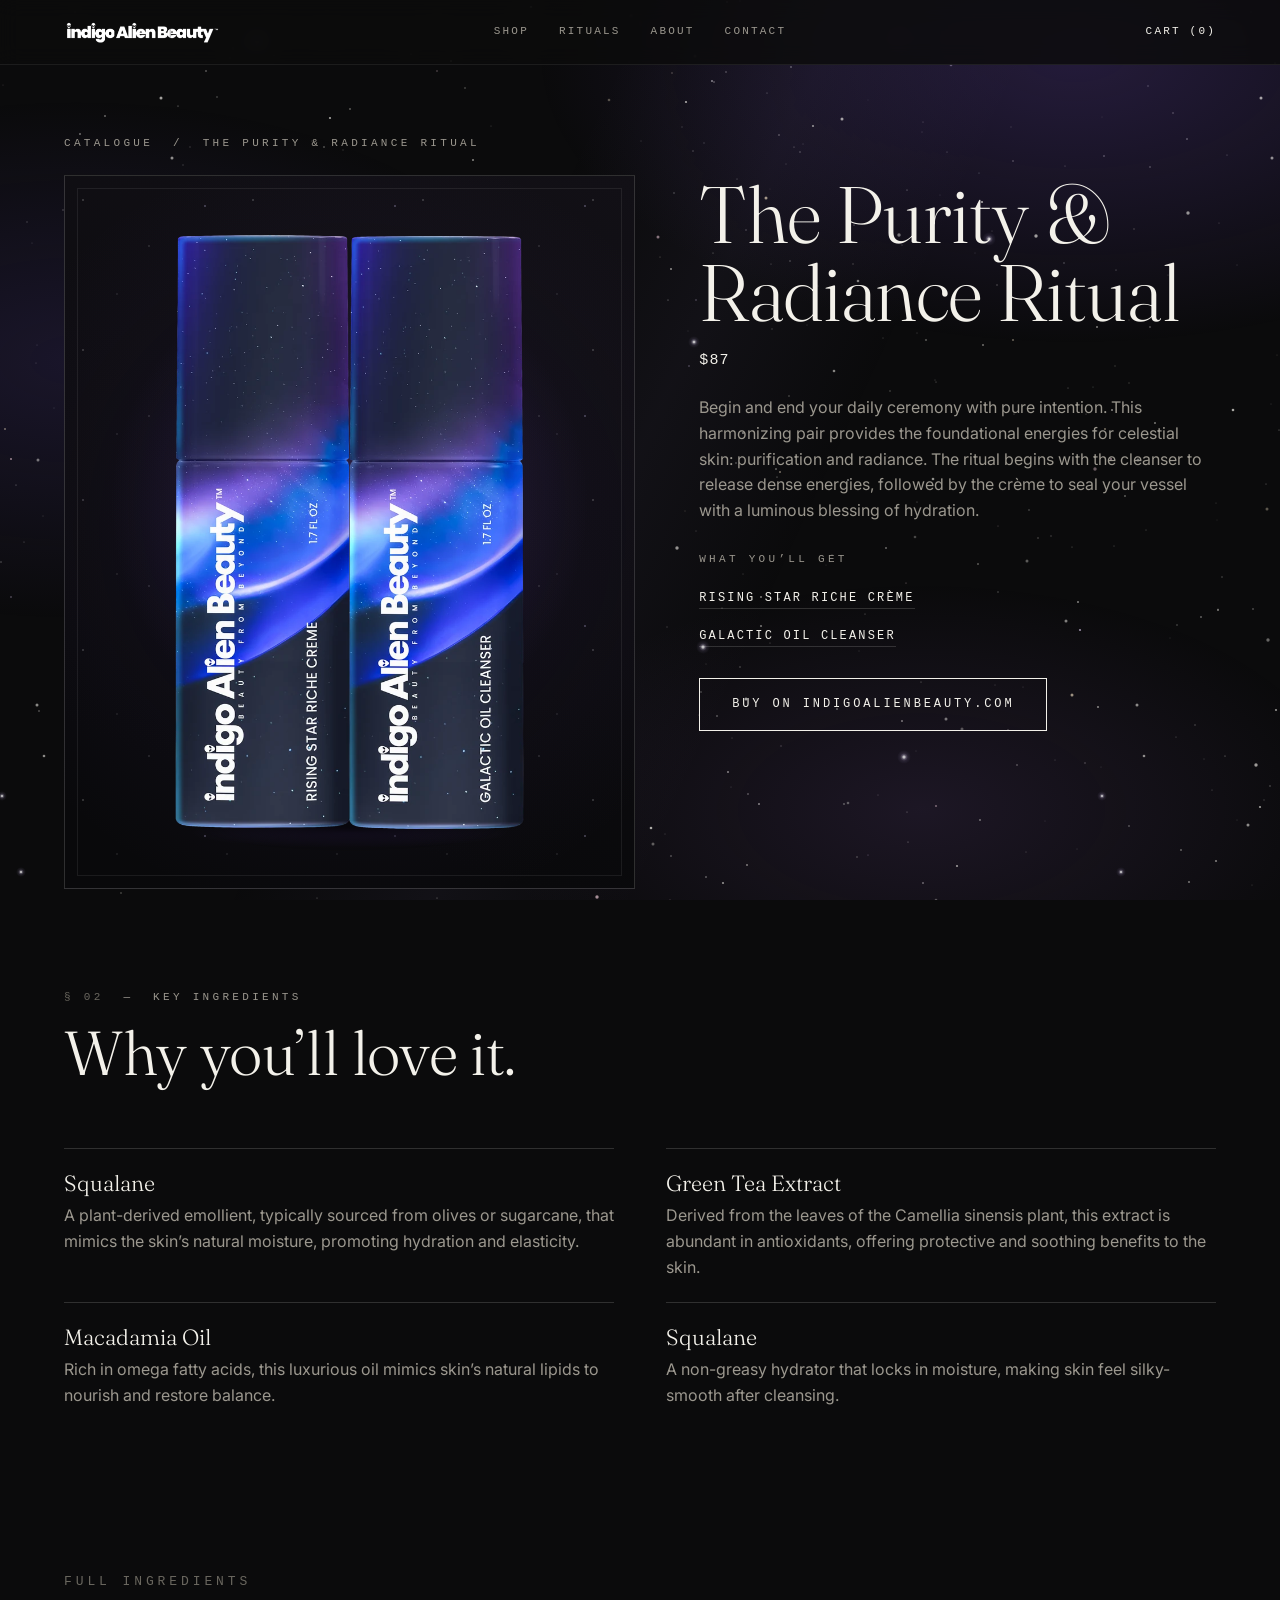
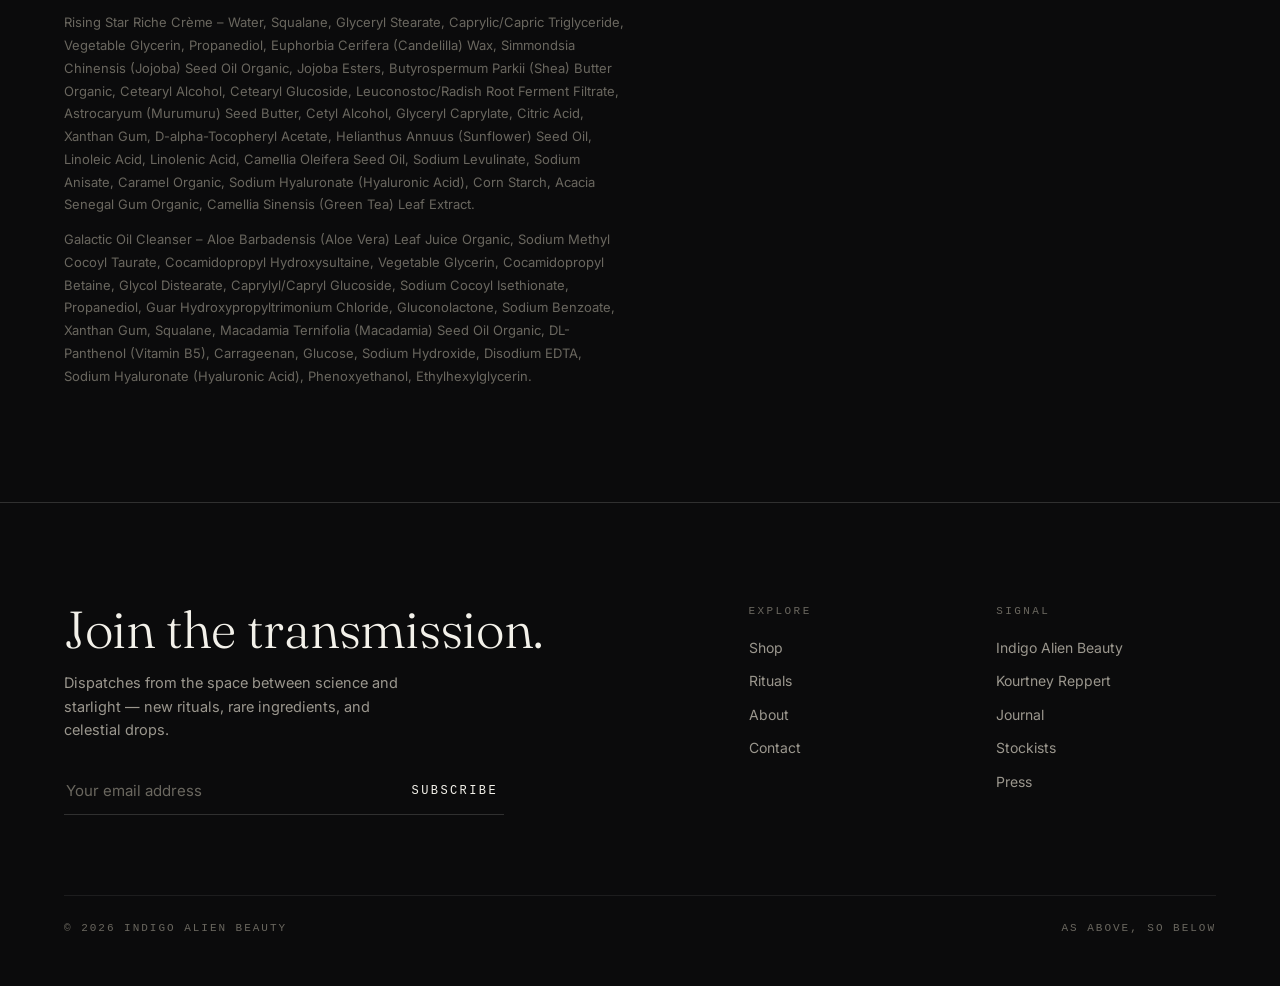
<file: indigo-alien-v2/products/the-purity-radiance-ritual.html>
<!DOCTYPE html>
<html lang="en">
<head>
<meta charset="UTF-8">
<meta name="viewport" content="width=device-width, initial-scale=1, viewport-fit=cover">
<title>The Purity &amp; Radiance Ritual — Indigo Alien Beauty</title>
<meta name="description" content="Begin and end your daily ceremony with pure intention. This harmonizing pair provides the foundational energies for celestial skin: purification and…">
<link rel="preconnect" href="https://fonts.googleapis.com">
<link rel="preconnect" href="https://fonts.gstatic.com" crossorigin>
<link href="https://fonts.googleapis.com/css2?family=Fraunces:ital,opsz,wght@0,9..144,300;0,9..144,400;0,9..144,500;1,9..144,300;1,9..144,400&family=Inter:wght@400;500;600&display=swap" rel="stylesheet">
<link rel="stylesheet" href="../styles.css?v=20261028f">
<link rel="canonical" href="https://justingossman.github.io/indigo-alien-v2/products/the-purity-radiance-ritual.html">
<meta name="theme-color" content="#0b0b0c">
<link rel="icon" href="../favicon.svg" type="image/svg+xml">
<link rel="apple-touch-icon" href="../apple-touch-icon.png">
<!-- Open Graph -->
<meta property="og:type" content="product">
<meta property="og:site_name" content="Indigo Alien Beauty">
<meta property="og:title" content="The Purity &amp; Radiance Ritual — Indigo Alien Beauty">
<meta property="og:description" content="Begin and end your daily ceremony with pure intention. This harmonizing pair provides the foundational energies for celestial skin: purification and…">
<meta property="og:url" content="https://justingossman.github.io/indigo-alien-v2/products/the-purity-radiance-ritual.html">
<meta property="og:image" content="https://justingossman.github.io/indigo-alien-v2/og-image.png">
<meta name="twitter:card" content="summary_large_image">
</head>
<body>

<header class="site-head">
  <div class="head-inner">
    <a class="wordmark" href="../index.html"><img src="../img/brand/ia-logo-wordmark.png" alt="Indigo Alien Beauty" width="1250" height="191"></a>
    <nav class="main-nav">
      <a href="https://indigoalienbeauty.com">Shop</a>
      <a href="../rituals.html">Rituals</a>
      <a href="../about.html">About</a>
      <a href="../contact.html">Contact</a>
    </nav>
    <a class="cart" href="https://indigoalienbeauty.com/cart">Cart (0)</a>
  </div>
</header>

<main class="wrap pdp">
  <p class="kicker crumbs"><a href="../index.html#offerings">Catalogue</a> &nbsp;/ &nbsp;The Purity &amp; Radiance Ritual</p>
  <div class="pdp-top">
    <div class="slot slot--studio slot--standin pdp-shot" style="--tone:96,66,168;--floor:91.5%">
      <img class="slot-img" src="../img/photos/shopify/product-set-purity-radiance.webp" alt="The Purity &amp; Radiance Ritual" width="1000" height="1250" fetchpriority="high" decoding="async">
    </div>
    <div class="pdp-info">
      <h1 class="display">The Purity &amp; Radiance Ritual</h1>
      <p class="pdp-price">$87</p>
      <div class="pdp-desc">
        <p>Begin and end your daily ceremony with pure intention. This harmonizing pair provides the foundational energies for celestial skin: purification and radiance. The ritual begins with the cleanser to release dense energies, followed by the crème to seal your vessel with a luminous blessing of hydration.</p>
      </div>
      <p class="kicker pdp-includes-head">What you’ll get</p>
      <ul class="pdp-includes">
          <li><a class="link-underline" href="rising-star-riche-creme.html">Rising Star Riche Crème</a></li>
          <li><a class="link-underline" href="galactic-oil-cleanser.html">Galactic Oil Cleanser</a></li>
      </ul>
      <a class="btn pdp-buy" href="https://indigoalienbeauty.com/products/the-purity-radiance-ritual">Buy on indigoalienbeauty.com</a>
    </div>
  </div>
</main>

<section class="wrap section pdp-why">
  <div class="sec-head">
    <div>
      <p class="kicker"><span class="idx">§ 02</span> &nbsp;— &nbsp;Key ingredients</p>
      <h2 class="display" style="margin-top:16px">Why you’ll love it.</h2>
    </div>
  </div>
  <ul class="pdp-why-list">
      <li><h3>Squalane</h3><p>A plant-derived emollient, typically sourced from olives or sugarcane, that mimics the skin’s natural moisture, promoting hydration and elasticity.</p></li>
      <li><h3>Green Tea Extract</h3><p>Derived from the leaves of the Camellia sinensis plant, this extract is abundant in antioxidants, offering protective and soothing benefits to the skin.</p></li>
      <li><h3>Macadamia Oil</h3><p>Rich in omega fatty acids, this luxurious oil mimics skin’s natural lipids to nourish and restore balance.</p></li>
      <li><h3>Squalane</h3><p>A non-greasy hydrator that locks in moisture, making skin feel silky-smooth after cleansing.</p></li>
  </ul>
</section>

<section class="wrap pdp-more">
  <div class="row2-copy">
        <div class="pdp-ingr">
          <p class="kicker">Full ingredients</p>
          <p>Rising Star Riche Crème – Water, Squalane, Glyceryl Stearate, Caprylic/Capric Triglyceride, Vegetable Glycerin, Propanediol, Euphorbia Cerifera (Candelilla) Wax, Simmondsia Chinensis (Jojoba) Seed Oil Organic, Jojoba Esters, Butyrospermum Parkii (Shea) Butter Organic, Cetearyl Alcohol, Cetearyl Glucoside, Leuconostoc/Radish Root Ferment Filtrate, Astrocaryum (Murumuru) Seed Butter, Cetyl Alcohol, Glyceryl Caprylate, Citric Acid, Xanthan Gum, D-alpha-Tocopheryl Acetate, Helianthus Annuus (Sunflower) Seed Oil, Linoleic Acid, Linolenic Acid, Camellia Oleifera Seed Oil, Sodium Levulinate, Sodium Anisate, Caramel Organic, Sodium Hyaluronate (Hyaluronic Acid), Corn Starch, Acacia Senegal Gum Organic, Camellia Sinensis (Green Tea) Leaf Extract.</p>
          <p>Galactic Oil Cleanser – Aloe Barbadensis (Aloe Vera) Leaf Juice Organic, Sodium Methyl Cocoyl Taurate, Cocamidopropyl Hydroxysultaine, Vegetable Glycerin, Cocamidopropyl Betaine, Glycol Distearate, Caprylyl/Capryl Glucoside, Sodium Cocoyl Isethionate, Propanediol, Guar Hydroxypropyltrimonium Chloride, Gluconolactone, Sodium Benzoate, Xanthan Gum, Squalane, Macadamia Ternifolia (Macadamia) Seed Oil Organic, DL-Panthenol (Vitamin B5), Carrageenan, Glucose, Sodium Hydroxide, Disodium EDTA, Sodium Hyaluronate (Hyaluronic Acid), Phenoxyethanol, Ethylhexylglycerin.</p>
        </div>
  </div>
</section>

<footer class="site-foot">
  <div class="wrap">
    <div class="foot-top">
      <div class="news">
        <h2 class="display">Join the transmission.</h2>
        <p>Dispatches from the space between science and starlight — new rituals, rare ingredients, and celestial drops.</p>
        <form onsubmit="return false;">
          <input type="email" placeholder="Your email address" aria-label="Your email address">
          <button type="submit">Subscribe</button>
        </form>
      </div>
      <div class="foot-nav">
        <div class="foot-col">
          <h4>Explore</h4>
          <a href="https://indigoalienbeauty.com">Shop</a>
          <a href="../rituals.html">Rituals</a>
          <a href="../about.html">About</a>
          <a href="../contact.html">Contact</a>
        </div>
        <div class="foot-col">
          <h4>Signal</h4>
          <a href="https://www.instagram.com/indigoalienbeauty/" target="_blank" rel="noopener" aria-label="Indigo Alien Beauty on Instagram">Indigo Alien Beauty</a>
          <a href="https://www.instagram.com/kourtneyreppert/" target="_blank" rel="noopener" aria-label="Kourtney Reppert on Instagram">Kourtney Reppert</a>
          <a href="#">Journal</a>
          <a href="../contact.html">Stockists</a>
          <a href="../contact.html">Press</a>
        </div>
      </div>
    </div>
    <div class="foot-bottom">
      <span>© 2026 Indigo Alien Beauty</span>
      <span>As Above, So Below</span>
    </div>
  </div>
</footer>

</body>
</html>
</file>
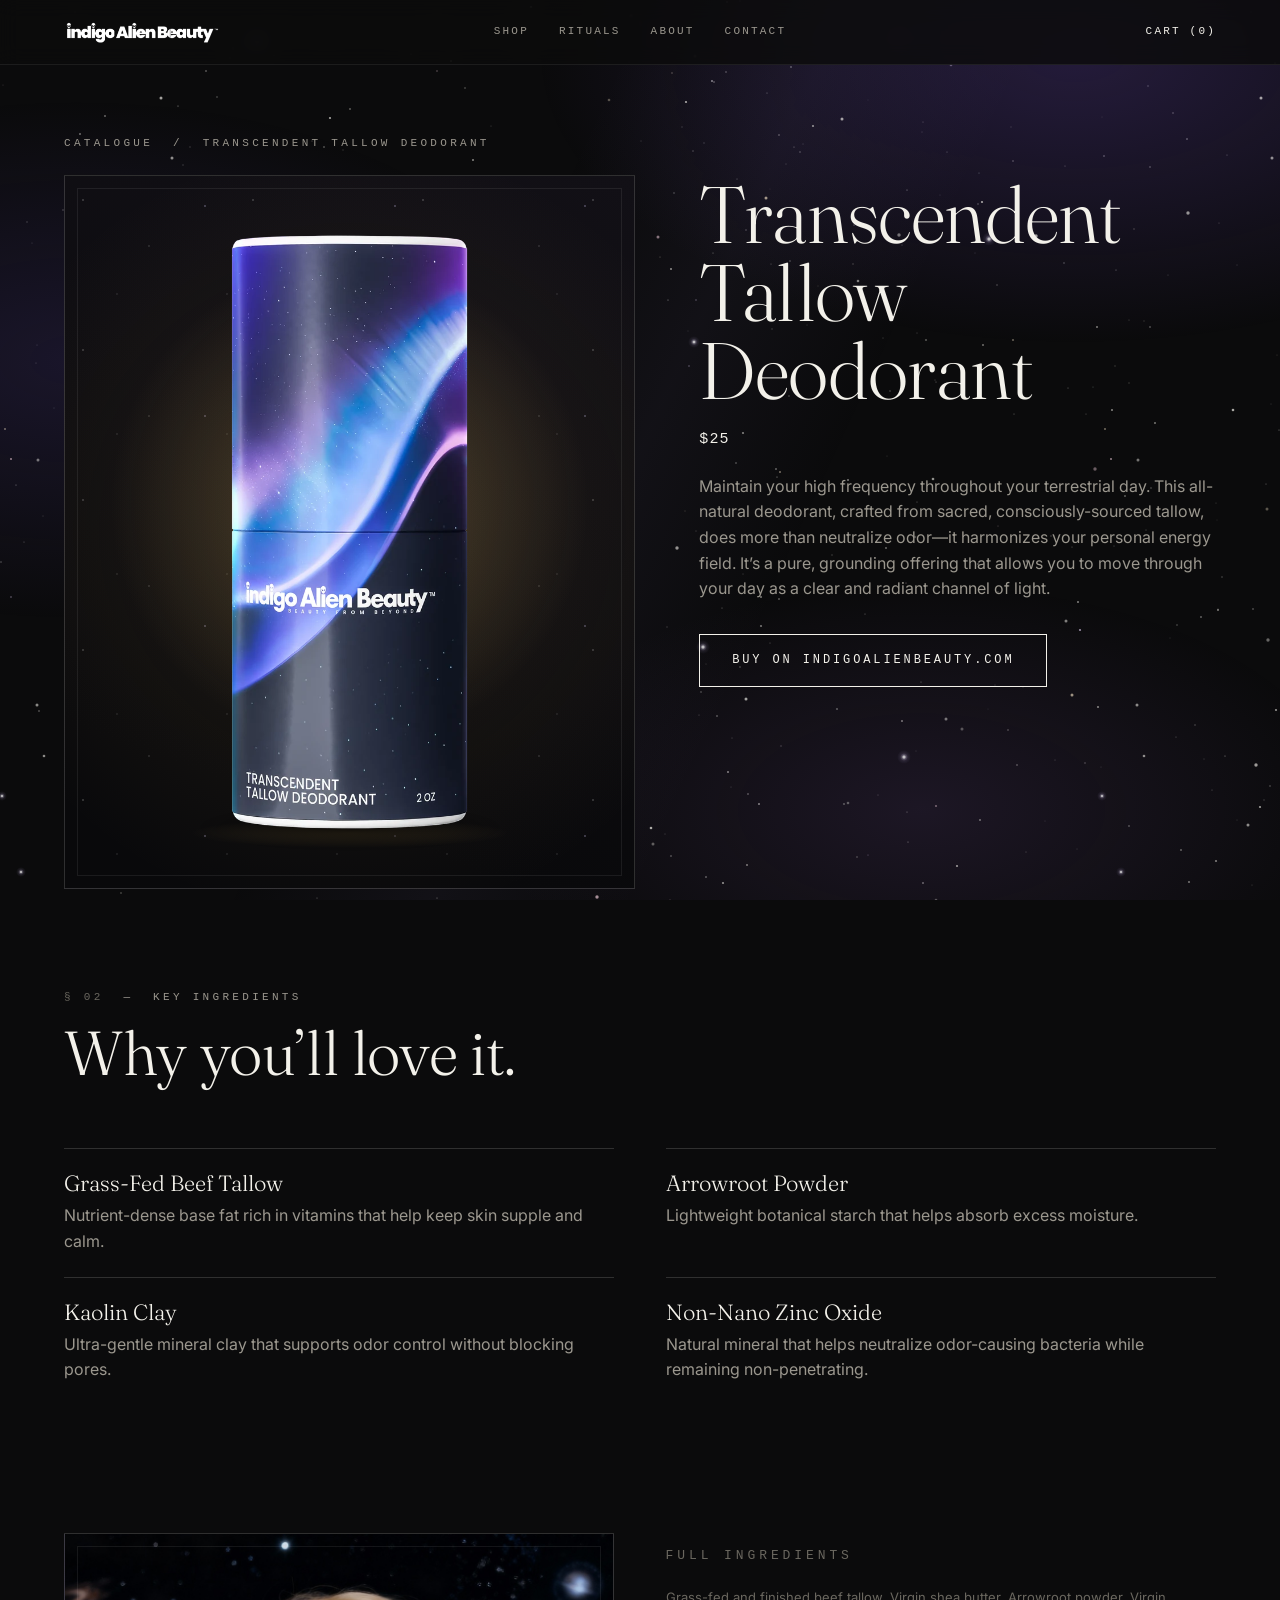
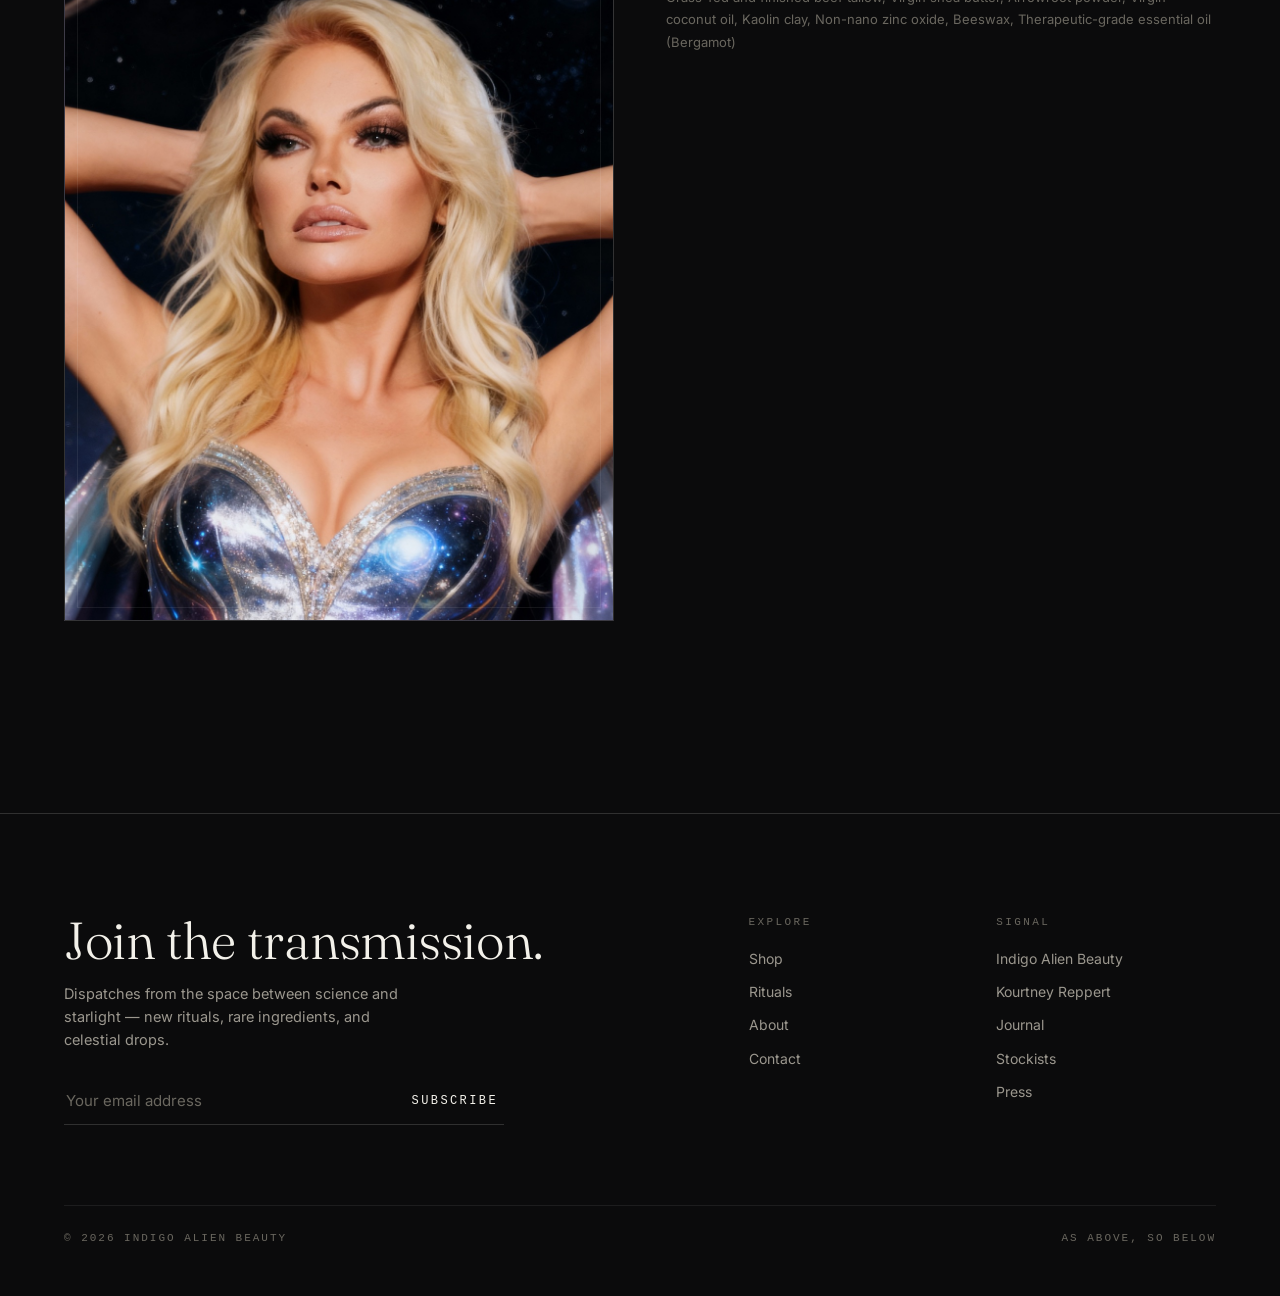
<file: indigo-alien-v2/products/transcendent-tallow-deodorant.html>
<!DOCTYPE html>
<html lang="en">
<head>
<meta charset="UTF-8">
<meta name="viewport" content="width=device-width, initial-scale=1, viewport-fit=cover">
<title>Transcendent Tallow Deodorant — Indigo Alien Beauty</title>
<meta name="description" content="Maintain your high frequency throughout your terrestrial day. This all-natural deodorant, crafted from sacred, consciously-sourced tallow, does more than…">
<link rel="preconnect" href="https://fonts.googleapis.com">
<link rel="preconnect" href="https://fonts.gstatic.com" crossorigin>
<link href="https://fonts.googleapis.com/css2?family=Fraunces:ital,opsz,wght@0,9..144,300;0,9..144,400;0,9..144,500;1,9..144,300;1,9..144,400&family=Inter:wght@400;500;600&display=swap" rel="stylesheet">
<link rel="stylesheet" href="../styles.css?v=20261028f">
<link rel="canonical" href="https://justingossman.github.io/indigo-alien-v2/products/transcendent-tallow-deodorant.html">
<meta name="theme-color" content="#0b0b0c">
<link rel="icon" href="../favicon.svg" type="image/svg+xml">
<link rel="apple-touch-icon" href="../apple-touch-icon.png">
<!-- Open Graph -->
<meta property="og:type" content="product">
<meta property="og:site_name" content="Indigo Alien Beauty">
<meta property="og:title" content="Transcendent Tallow Deodorant — Indigo Alien Beauty">
<meta property="og:description" content="Maintain your high frequency throughout your terrestrial day. This all-natural deodorant, crafted from sacred, consciously-sourced tallow, does more than…">
<meta property="og:url" content="https://justingossman.github.io/indigo-alien-v2/products/transcendent-tallow-deodorant.html">
<meta property="og:image" content="https://justingossman.github.io/indigo-alien-v2/og-image.png">
<meta name="twitter:card" content="summary_large_image">
</head>
<body>

<header class="site-head">
  <div class="head-inner">
    <a class="wordmark" href="../index.html"><img src="../img/brand/ia-logo-wordmark.png" alt="Indigo Alien Beauty" width="1250" height="191"></a>
    <nav class="main-nav">
      <a href="https://indigoalienbeauty.com">Shop</a>
      <a href="../rituals.html">Rituals</a>
      <a href="../about.html">About</a>
      <a href="../contact.html">Contact</a>
    </nav>
    <a class="cart" href="https://indigoalienbeauty.com/cart">Cart (0)</a>
  </div>
</header>

<main class="wrap pdp">
  <p class="kicker crumbs"><a href="../index.html#offerings">Catalogue</a> &nbsp;/ &nbsp;Transcendent Tallow Deodorant</p>
  <div class="pdp-top">
    <div class="slot slot--studio slot--standin pdp-shot" style="--tone:201,164,92;--floor:91.5%">
      <img class="slot-img" src="../img/photos/shopify/product-deodorant.webp" alt="Transcendent Tallow Deodorant" width="1000" height="1250" fetchpriority="high" decoding="async">
    </div>
    <div class="pdp-info">
      <h1 class="display">Transcendent Tallow Deodorant</h1>
      <p class="pdp-price">$25</p>
      <div class="pdp-desc">
        <p>Maintain your high frequency throughout your terrestrial day. This all-natural deodorant, crafted from sacred, consciously-sourced tallow, does more than neutralize odor—it harmonizes your personal energy field. It’s a pure, grounding offering that allows you to move through your day as a clear and radiant channel of light.</p>
      </div>
      <a class="btn pdp-buy" href="https://indigoalienbeauty.com/products/transcendent-tallow-deodorant">Buy on indigoalienbeauty.com</a>
    </div>
  </div>
</main>

<section class="wrap section pdp-why">
  <div class="sec-head">
    <div>
      <p class="kicker"><span class="idx">§ 02</span> &nbsp;— &nbsp;Key ingredients</p>
      <h2 class="display" style="margin-top:16px">Why you’ll love it.</h2>
    </div>
  </div>
  <ul class="pdp-why-list">
      <li><h3>Grass-Fed Beef Tallow</h3><p>Nutrient-dense base fat rich in vitamins that help keep skin supple and calm.</p></li>
      <li><h3>Arrowroot Powder</h3><p>Lightweight botanical starch that helps absorb excess moisture.</p></li>
      <li><h3>Kaolin Clay</h3><p>Ultra-gentle mineral clay that supports odor control without blocking pores.</p></li>
      <li><h3>Non-Nano Zinc Oxide</h3><p>Natural mineral that helps neutralize odor-causing bacteria while remaining non-penetrating.</p></li>
  </ul>
</section>

<section class="wrap pdp-more">
  <div class="row2">
    <div class="slot slot--cosmos slot--standin">
      <img class="slot-img" src="../img/photos/shopify/lifestyle-deodorant.jpg" alt="Kourtney Reppert, arms raised, against a starfield" width="1400" height="1400" loading="lazy" decoding="async">
    </div>
    <div class="row2-copy">
        <div class="pdp-ingr">
          <p class="kicker">Full ingredients</p>
          <p>Grass-fed and finished beef tallow, Virgin shea butter, Arrowroot powder, Virgin coconut oil, Kaolin clay, Non-nano zinc oxide, Beeswax, Therapeutic-grade essential oil (Bergamot)</p>
        </div>
    </div>
  </div>
</section>

<footer class="site-foot">
  <div class="wrap">
    <div class="foot-top">
      <div class="news">
        <h2 class="display">Join the transmission.</h2>
        <p>Dispatches from the space between science and starlight — new rituals, rare ingredients, and celestial drops.</p>
        <form onsubmit="return false;">
          <input type="email" placeholder="Your email address" aria-label="Your email address">
          <button type="submit">Subscribe</button>
        </form>
      </div>
      <div class="foot-nav">
        <div class="foot-col">
          <h4>Explore</h4>
          <a href="https://indigoalienbeauty.com">Shop</a>
          <a href="../rituals.html">Rituals</a>
          <a href="../about.html">About</a>
          <a href="../contact.html">Contact</a>
        </div>
        <div class="foot-col">
          <h4>Signal</h4>
          <a href="https://www.instagram.com/indigoalienbeauty/" target="_blank" rel="noopener" aria-label="Indigo Alien Beauty on Instagram">Indigo Alien Beauty</a>
          <a href="https://www.instagram.com/kourtneyreppert/" target="_blank" rel="noopener" aria-label="Kourtney Reppert on Instagram">Kourtney Reppert</a>
          <a href="#">Journal</a>
          <a href="../contact.html">Stockists</a>
          <a href="../contact.html">Press</a>
        </div>
      </div>
    </div>
    <div class="foot-bottom">
      <span>© 2026 Indigo Alien Beauty</span>
      <span>As Above, So Below</span>
    </div>
  </div>
</footer>

</body>
</html>
</file>
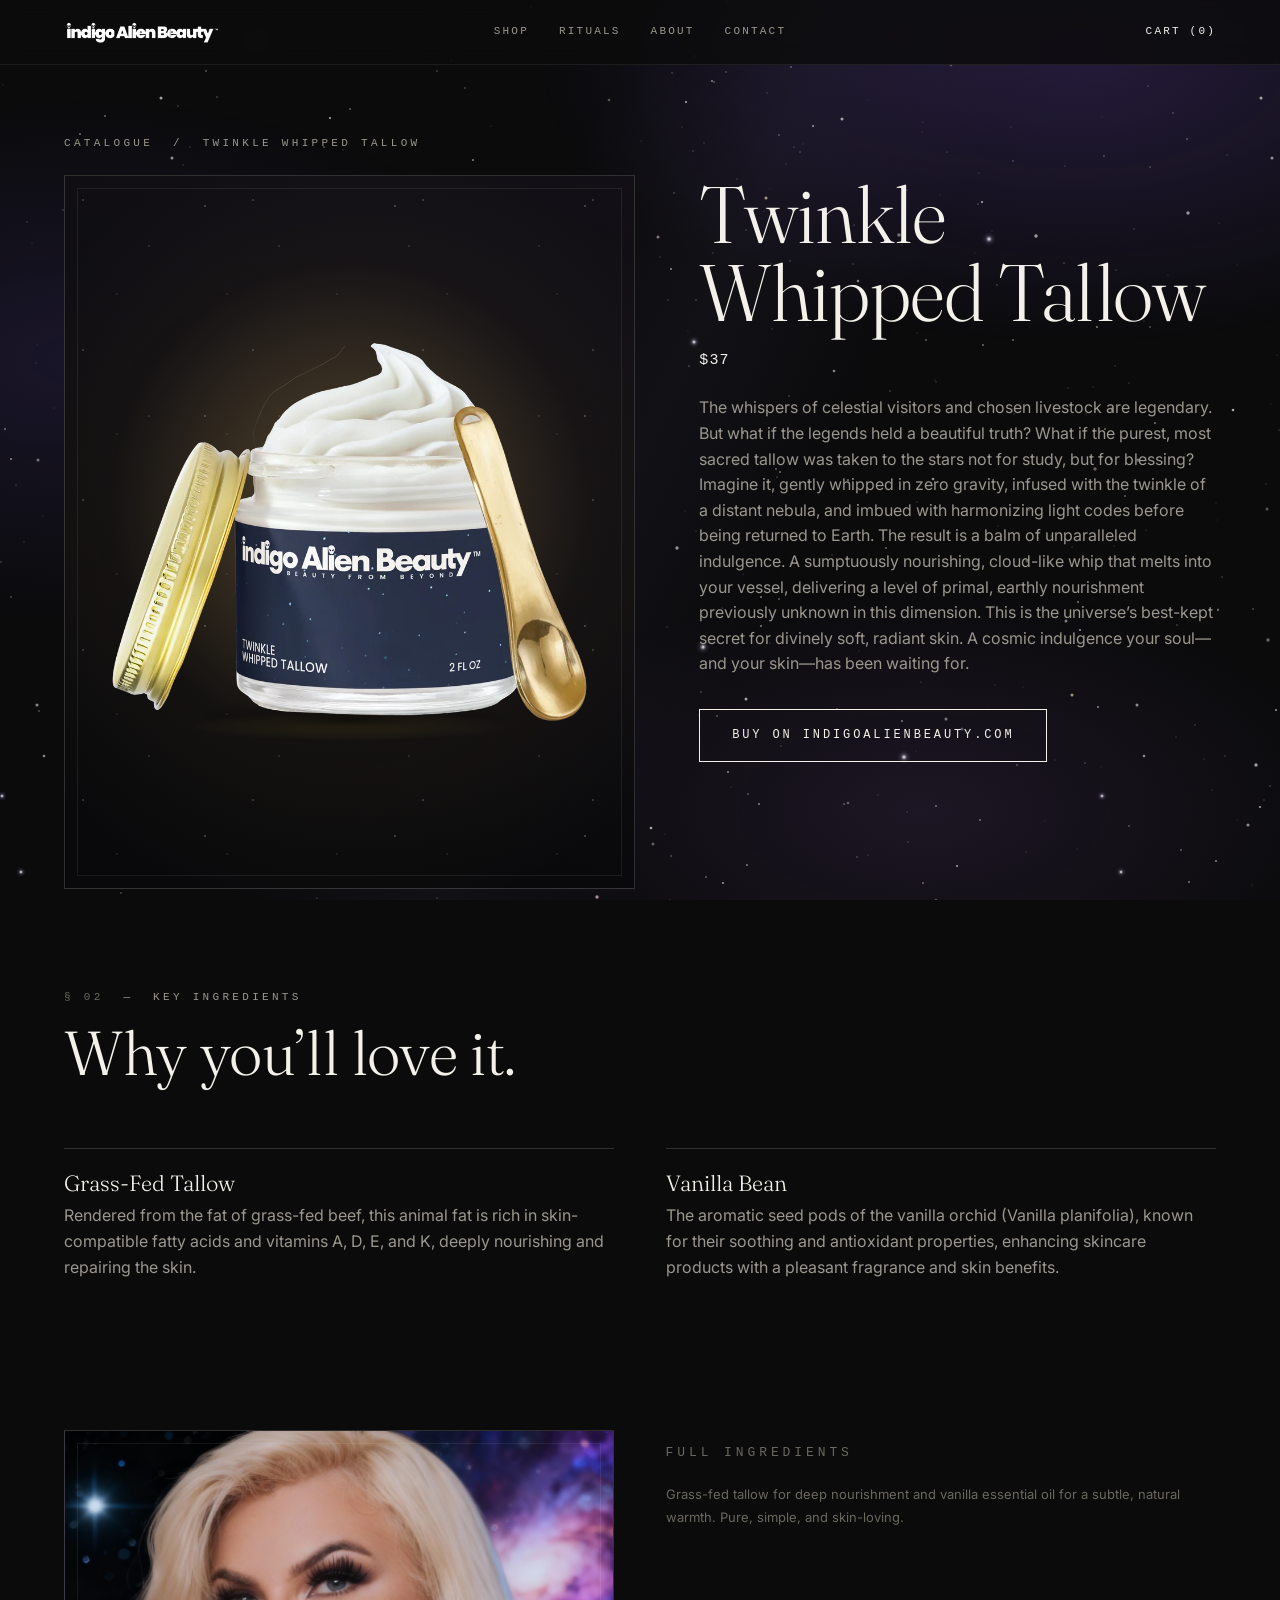
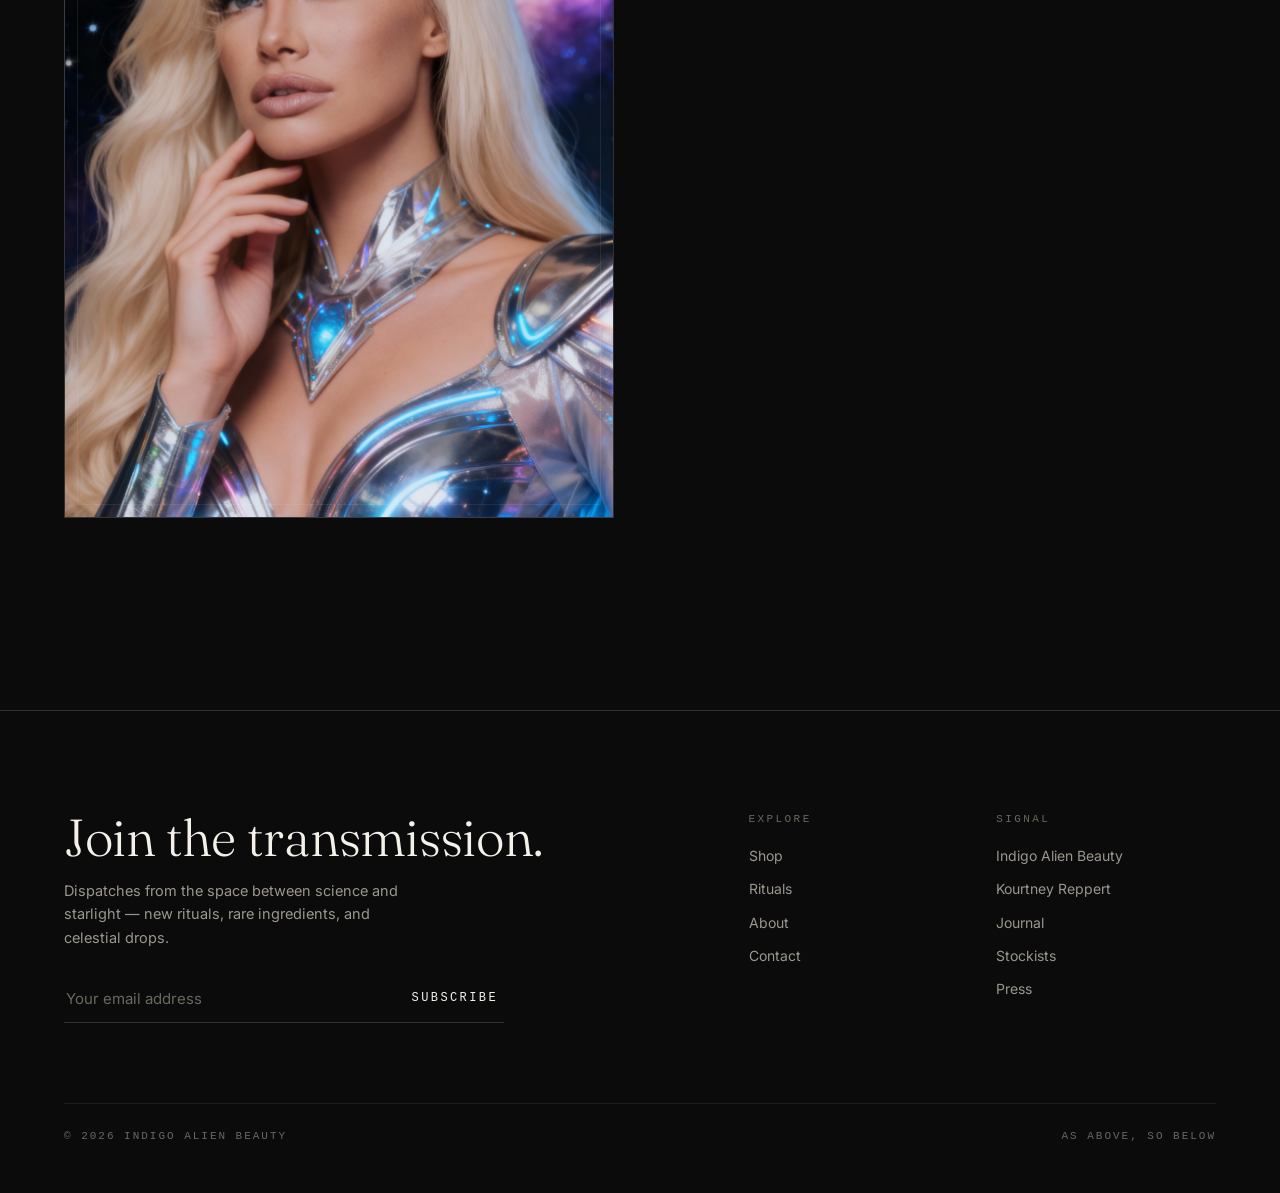
<file: indigo-alien-v2/products/twinkle-whipped-tallow.html>
<!DOCTYPE html>
<html lang="en">
<head>
<meta charset="UTF-8">
<meta name="viewport" content="width=device-width, initial-scale=1, viewport-fit=cover">
<title>Twinkle Whipped Tallow — Indigo Alien Beauty</title>
<meta name="description" content="The whispers of celestial visitors and chosen livestock are legendary. But what if the legends held a beautiful truth? What if the purest, most sacred…">
<link rel="preconnect" href="https://fonts.googleapis.com">
<link rel="preconnect" href="https://fonts.gstatic.com" crossorigin>
<link href="https://fonts.googleapis.com/css2?family=Fraunces:ital,opsz,wght@0,9..144,300;0,9..144,400;0,9..144,500;1,9..144,300;1,9..144,400&family=Inter:wght@400;500;600&display=swap" rel="stylesheet">
<link rel="stylesheet" href="../styles.css?v=20261028f">
<link rel="canonical" href="https://justingossman.github.io/indigo-alien-v2/products/twinkle-whipped-tallow.html">
<meta name="theme-color" content="#0b0b0c">
<link rel="icon" href="../favicon.svg" type="image/svg+xml">
<link rel="apple-touch-icon" href="../apple-touch-icon.png">
<!-- Open Graph -->
<meta property="og:type" content="product">
<meta property="og:site_name" content="Indigo Alien Beauty">
<meta property="og:title" content="Twinkle Whipped Tallow — Indigo Alien Beauty">
<meta property="og:description" content="The whispers of celestial visitors and chosen livestock are legendary. But what if the legends held a beautiful truth? What if the purest, most sacred…">
<meta property="og:url" content="https://justingossman.github.io/indigo-alien-v2/products/twinkle-whipped-tallow.html">
<meta property="og:image" content="https://justingossman.github.io/indigo-alien-v2/og-image.png">
<meta name="twitter:card" content="summary_large_image">
</head>
<body>

<header class="site-head">
  <div class="head-inner">
    <a class="wordmark" href="../index.html"><img src="../img/brand/ia-logo-wordmark.png" alt="Indigo Alien Beauty" width="1250" height="191"></a>
    <nav class="main-nav">
      <a href="https://indigoalienbeauty.com">Shop</a>
      <a href="../rituals.html">Rituals</a>
      <a href="../about.html">About</a>
      <a href="../contact.html">Contact</a>
    </nav>
    <a class="cart" href="https://indigoalienbeauty.com/cart">Cart (0)</a>
  </div>
</header>

<main class="wrap pdp">
  <p class="kicker crumbs"><a href="../index.html#offerings">Catalogue</a> &nbsp;/ &nbsp;Twinkle Whipped Tallow</p>
  <div class="pdp-top">
    <div class="slot slot--studio slot--standin pdp-shot" style="--tone:201,164,92;--floor:76.5%">
      <img class="slot-img" src="../img/photos/shopify/product-tallow.webp" alt="Twinkle Whipped Tallow" width="1000" height="1250" fetchpriority="high" decoding="async">
    </div>
    <div class="pdp-info">
      <h1 class="display">Twinkle Whipped Tallow</h1>
      <p class="pdp-price">$37</p>
      <div class="pdp-desc">
        <p>The whispers of celestial visitors and chosen livestock are legendary. But what if the legends held a beautiful truth? What if the purest, most sacred tallow was taken to the stars not for study, but for blessing? Imagine it, gently whipped in zero gravity, infused with the twinkle of a distant nebula, and imbued with harmonizing light codes before being returned to Earth. The result is a balm of unparalleled indulgence. A sumptuously nourishing, cloud-like whip that melts into your vessel, delivering a level of primal, earthly nourishment previously unknown in this dimension. This is the universe’s best-kept secret for divinely soft, radiant skin. A cosmic indulgence your soul—and your skin—has been waiting for.</p>
      </div>
      <a class="btn pdp-buy" href="https://indigoalienbeauty.com/products/twinkle-whipped-tallow">Buy on indigoalienbeauty.com</a>
    </div>
  </div>
</main>

<section class="wrap section pdp-why">
  <div class="sec-head">
    <div>
      <p class="kicker"><span class="idx">§ 02</span> &nbsp;— &nbsp;Key ingredients</p>
      <h2 class="display" style="margin-top:16px">Why you’ll love it.</h2>
    </div>
  </div>
  <ul class="pdp-why-list">
      <li><h3>Grass-Fed Tallow</h3><p>Rendered from the fat of grass-fed beef, this animal fat is rich in skin-compatible fatty acids and vitamins A, D, E, and K, deeply nourishing and repairing the skin.</p></li>
      <li><h3>Vanilla Bean</h3><p>The aromatic seed pods of the vanilla orchid (Vanilla planifolia), known for their soothing and antioxidant properties, enhancing skincare products with a pleasant fragrance and skin benefits.</p></li>
  </ul>
</section>

<section class="wrap pdp-more">
  <div class="row2">
    <div class="slot slot--cosmos slot--standin">
      <img class="slot-img" src="../img/photos/shopify/lifestyle-tallow.jpg" alt="Kourtney Reppert in a chrome collar, hand to her chin" width="1400" height="1400" loading="lazy" decoding="async">
    </div>
    <div class="row2-copy">
        <div class="pdp-ingr">
          <p class="kicker">Full ingredients</p>
          <p>Grass-fed tallow for deep nourishment and vanilla essential oil for a subtle, natural warmth. Pure, simple, and skin-loving.</p>
        </div>
    </div>
  </div>
</section>

<footer class="site-foot">
  <div class="wrap">
    <div class="foot-top">
      <div class="news">
        <h2 class="display">Join the transmission.</h2>
        <p>Dispatches from the space between science and starlight — new rituals, rare ingredients, and celestial drops.</p>
        <form onsubmit="return false;">
          <input type="email" placeholder="Your email address" aria-label="Your email address">
          <button type="submit">Subscribe</button>
        </form>
      </div>
      <div class="foot-nav">
        <div class="foot-col">
          <h4>Explore</h4>
          <a href="https://indigoalienbeauty.com">Shop</a>
          <a href="../rituals.html">Rituals</a>
          <a href="../about.html">About</a>
          <a href="../contact.html">Contact</a>
        </div>
        <div class="foot-col">
          <h4>Signal</h4>
          <a href="https://www.instagram.com/indigoalienbeauty/" target="_blank" rel="noopener" aria-label="Indigo Alien Beauty on Instagram">Indigo Alien Beauty</a>
          <a href="https://www.instagram.com/kourtneyreppert/" target="_blank" rel="noopener" aria-label="Kourtney Reppert on Instagram">Kourtney Reppert</a>
          <a href="#">Journal</a>
          <a href="../contact.html">Stockists</a>
          <a href="../contact.html">Press</a>
        </div>
      </div>
    </div>
    <div class="foot-bottom">
      <span>© 2026 Indigo Alien Beauty</span>
      <span>As Above, So Below</span>
    </div>
  </div>
</footer>

</body>
</html>
</file>
<file: indigo-alien-v2/styles.css>
/* ============================================================================
   INDIGO ALIEN BEAUTY — "noir meets cosmos"
   A black-and-white editorial frame holding full-colour cosmic imagery.
   Restrained, gallery-like. No glow, no holographic fills, no blanket shadows.
   The page background carries a sparse, static star field (see STAR FIELD).
   ============================================================================ */

:root{
  --bg:      #0b0b0c;   /* near-black gallery wall */
  --bg-2:    #101012;   /* faint panel lift */
  --ink:     #f3f1ea;   /* bone white */
  --muted:   #9b978e;   /* grey type */
  --faint:   #6a675f;
  --line:    rgba(243,241,234,0.16);  /* hairline rule */
  --line-2:  rgba(243,241,234,0.08);  /* softer hairline */
  --indigo:  #3d2f72;   /* the single accent hue — only ever inside image slots */

  /* hero tagline gradient — swap these when Kourtney's logo file arrives */
  --bfb-grad-1: #2E1A6B;   /* deep indigo */
  --bfb-grad-2: #7B5CFF;   /* violet */
  --bfb-grad-3: #C9B8FF;   /* lavender */

  --serif: 'Fraunces', Georgia, 'Times New Roman', serif;
  --sans:  'Inter', system-ui, -apple-system, 'Helvetica Neue', Arial, sans-serif;
  --mono:  ui-monospace, 'SFMono-Regular', 'SF Mono', Menlo, Consolas, monospace;

  --pad: clamp(22px, 5vw, 64px);
  box-sizing:border-box;
}
*{ box-sizing:border-box; }
html,body{ margin:0; padding:0; background:var(--bg); color:var(--ink); }
body{
  font-family:var(--sans); font-size:16px; line-height:1.6;
  -webkit-font-smoothing:antialiased; text-rendering:optimizeLegibility;
  overflow-x:hidden;
  position:relative; z-index:0;          /* stacking context for the star layers */
}

/* ============================================================================
   STAR FIELD — page background only
   Two fixed layers behind every section: soft nebula washes in the brand indigo
   plus a dense far field (static), and a nearer field with a few luminous
   lavender-haloed stars that breathes very slowly. Pure CSS + two small SVG tiles,
   opacity-only animation (GPU composited — costs nothing on a phone), frozen
   under prefers-reduced-motion. Image slots have opaque backgrounds, so stars
   only ever show in the black between them.
   ============================================================================ */
body::before, body::after{
  content:""; position:fixed; inset:0; z-index:-1; pointer-events:none;
  background-repeat:repeat;
}
body::before{
  /* nebula washes in the brand indigo/violet (top-right, left, bottom-right), a faint
     diagonal band, then the dense far star field */
  background-image:
    radial-gradient(60% 46% at 84% 6%,  rgba(96,66,168,0.30), rgba(96,66,168,0) 70%),
    radial-gradient(52% 40% at 6% 40%,  rgba(61,47,114,0.30), rgba(61,47,114,0) 72%),
    radial-gradient(48% 36% at 72% 90%, rgba(122,84,166,0.16), rgba(122,84,166,0) 70%),
    linear-gradient(115deg, rgba(150,130,210,0) 38%, rgba(150,130,210,0.055) 50%, rgba(150,130,210,0) 62%),
    url("img/bg/stars-far.svg");
  background-size:100% 100%,100% 100%,100% 100%,100% 100%,1400px 2000px;
  background-repeat:no-repeat,no-repeat,no-repeat,no-repeat,repeat;
  opacity:1;
}
body::after{
  background-image:url("img/bg/stars-near.svg");
  background-size:1100px 1500px; background-position:37% 61%;
  opacity:0.75;
  animation:stars-breathe 12s ease-in-out infinite alternate;
}
@keyframes stars-breathe{ from{ opacity:0.45; } to{ opacity:1; } }
@media (prefers-reduced-motion:reduce){
  body::after{ animation:none; opacity:0.75; }
}
a{ color:inherit; text-decoration:none; }
img{ display:block; max-width:100%; }

/* ---- layout ------------------------------------------------------------- */
.wrap{ width:100%; max-width:1320px; margin:0 auto; padding:0 var(--pad); }
.rule{ height:1px; background:var(--line); border:0; margin:0; }
.section{ padding-top:clamp(70px,10vw,140px); padding-bottom:clamp(70px,10vw,140px); }  /* top/bottom only so .wrap keeps its side padding */

/* ---- type helpers ------------------------------------------------------- */
.kicker{
  font-family:var(--mono); font-size:11px; letter-spacing:0.30em;
  text-transform:uppercase; color:var(--muted); margin:0;
}
.kicker .idx{ color:var(--faint); }
h1,h2,h3,h4{ font-family:var(--serif); font-weight:300; margin:0; letter-spacing:0; }
.display{
  font-family:var(--serif); font-weight:300; line-height:0.98;
  letter-spacing:-0.005em;
}
.lead{
  font-family:var(--serif); font-style:italic; font-weight:300;
  font-size:clamp(18px,2.3vw,26px); line-height:1.4; color:var(--ink);
}
.smallcaps{
  font-family:var(--mono); text-transform:uppercase; letter-spacing:0.24em;
  font-size:12px; color:var(--muted);
}

/* section header shared */
.sec-head{ display:flex; align-items:flex-end; justify-content:space-between;
  gap:28px; flex-wrap:wrap; margin-bottom:clamp(32px,5vw,64px); }
.sec-head h2{ font-size:clamp(30px,5vw,62px); line-height:1.0; }
.sec-head .note{ max-width:34ch; color:var(--muted); font-size:14.5px; }

/* ---- buttons ------------------------------------------------------------ */
.btn{
  display:inline-block; border:1px solid var(--ink); color:var(--ink);
  background:transparent; padding:16px 32px;
  font-family:var(--mono); font-size:12px; letter-spacing:0.24em;
  text-transform:uppercase; cursor:pointer;
  transition:background .35s ease, color .35s ease;
}
.btn:hover{ background:var(--ink); color:var(--bg); }
.link-underline{
  font-family:var(--mono); font-size:12px; letter-spacing:0.18em;
  text-transform:uppercase; color:var(--ink);
  padding-bottom:3px; border-bottom:1px solid var(--line);
  transition:border-color .3s ease;
}
.link-underline:hover{ border-color:var(--ink); }

/* ============================================================================
   HEADER / NAV
   ============================================================================ */
.site-head{
  position:sticky; top:0; z-index:40;
  background:rgba(11,11,12,0.82);
  -webkit-backdrop-filter:blur(10px); backdrop-filter:blur(10px);
  border-bottom:1px solid var(--line-2);
}
.head-inner{
  display:grid; grid-template-columns:1fr auto 1fr; align-items:center;
  gap:20px; padding:20px var(--pad);
}
.wordmark{
  font-family:var(--serif); font-weight:400; font-size:20px;
  letter-spacing:0.14em; text-transform:uppercase; white-space:nowrap;
  justify-self:start;
}
.wordmark span{ display:block; font-family:var(--mono); font-size:8px;
  letter-spacing:0.34em; color:var(--faint); margin-top:3px; }
.wordmark img{ display:block; height:24px; width:auto; }   /* client trademark wordmark */
.main-nav{ display:flex; gap:30px; justify-self:center; }
.main-nav a{
  font-family:var(--mono); font-size:11px; letter-spacing:0.20em;
  text-transform:uppercase; color:var(--muted); transition:color .25s ease;
}
.main-nav a:hover, .main-nav a[aria-current="page"]{ color:var(--ink); }
.cart{ justify-self:end; font-family:var(--mono); font-size:11px;
  letter-spacing:0.20em; text-transform:uppercase; color:var(--ink); white-space:nowrap; }
@media (max-width:820px){
  .wordmark img{ height:20px; }
  .head-inner{ grid-template-columns:1fr auto; row-gap:16px; }
  .main-nav{ grid-column:1 / -1; justify-self:center; flex-wrap:wrap;
    gap:20px; justify-content:center; }
}

/* ============================================================================
   IMAGE PLACEHOLDER SLOTS  (labeled catalog frames)
   ============================================================================ */
.slot{
  position:relative; width:100%; min-width:0;
  display:flex; align-items:center; justify-content:center;
  background:var(--bg-2);
  border:1px solid var(--line);
  overflow:hidden;
}
/* thin inner mat frame — a line, not a shadow */
.slot::after{
  content:""; position:absolute; inset:12px; border:1px solid var(--line-2);
  pointer-events:none;
}
/* faint tonal grain so empty frames don't read as dead flat */
.slot-grain{
  position:absolute; inset:0; pointer-events:none; opacity:0.5;
  background-image:radial-gradient(rgba(255,255,255,0.05) 0.5px, transparent 0.6px);
  background-size:3px 3px;
}
.slot-meta{ position:relative; z-index:2; text-align:center; padding:20px; }
.slot-id{
  display:block; font-family:var(--mono); font-size:15px; letter-spacing:0.14em;
  color:var(--ink); font-weight:600;
}
.slot-dim{ display:block; font-family:var(--mono); font-size:11px;
  letter-spacing:0.16em; color:var(--muted); margin-top:8px; }
.slot-type{
  display:inline-block; margin-top:14px; padding:5px 12px;
  font-family:var(--mono); font-size:10px; letter-spacing:0.22em;
  text-transform:uppercase; color:var(--muted);
  border:1px solid var(--line);
}
.slot-note{ display:block; margin-top:14px; font-family:var(--serif);
  font-style:italic; font-size:15px; color:var(--muted); }

/* monochrome subject — the diptych band */
.slot--mono{
  background:
    radial-gradient(120% 90% at 25% 15%, rgba(255,255,255,0.10) 0%, transparent 50%),
    linear-gradient(200deg,#151517 0%,#0a0a0b 78%);
}
/* full-colour cosmic subject — a single restrained indigo wash, no rainbow */
.slot--cosmos{
  background:
    radial-gradient(90% 80% at 78% 22%, rgba(61,47,114,0.34) 0%, transparent 58%),
    linear-gradient(200deg,#131317 0%,#0a0a0b 80%);
}
.slot--cosmos .slot-type{ color:#b7abe0; border-color:rgba(183,171,224,0.4); }
/* product studio — neutral vignette */
.slot--studio{
  background:
    radial-gradient(70% 70% at 50% 42%, rgba(255,255,255,0.07) 0%, transparent 62%),
    linear-gradient(200deg,#141416 0%,#0a0a0b 82%);
}

/* ============================================================================
   HERO
   ============================================================================ */
.hero{ display:grid; grid-template-columns:1.02fr 0.98fr; gap:clamp(30px,5vw,72px);
  align-items:center; padding-top:clamp(56px,8vw,110px); padding-bottom:clamp(60px,9vw,120px); }
  /* ^ top/bottom only — the old shorthand wiped out .wrap's side padding and the hero ran edge to edge */
.hero-copy{ max-width:600px; }
.hero h1{ font-size:clamp(40px,9vw,116px); line-height:0.94;
  text-transform:uppercase; letter-spacing:-0.01em; margin:26px 0 0; }
.hero .lead{ max-width:44ch; margin:30px 0 40px; }
.hero-fig{ width:100%; margin:0; }   /* <figure> default 40px side margins were pushing the photo off-screen on phones */
.hero-fig .slot{ aspect-ratio:3/4; }
.hero-fig .slot-img{ object-position:50% 18%; }     /* face leads on the 3:4 desktop frame */
@media (max-width:860px){
  .hero{ grid-template-columns:minmax(0,1fr); }
  .hero-copy{ min-width:0; }
  .hero-fig{ order:-1; min-width:0; }
  /* phones: the full campaign frame — face and jar both in shot, nothing cropped */
  .hero-fig .slot{ aspect-ratio:1154/2106; max-height:82vh; }
  .hero-fig .slot-img{ object-position:50% 50%; }
}

/* ============================================================================
   COVER — the client's brand lockup as a masthead above the hero (index only)
   ============================================================================ */
.cover{ display:flex; justify-content:center; padding-top:clamp(34px,5vw,64px); }
.cover-lockup{ width:min(560px,86%); height:auto; }
.cover + .hero{ padding-top:clamp(36px,5vw,72px); }

/* ============================================================================
   DIPTYCH — "As Above, So Below"
   ============================================================================ */
.diptych{ display:flex; flex-direction:column; gap:clamp(28px,4vw,56px); }
.pair{ display:grid; grid-template-columns:minmax(0,1fr) minmax(0,1fr); gap:clamp(14px,2vw,26px);
  align-items:stretch; }
.pair .slot{ aspect-ratio:4/5; }
.pair-head{ display:flex; align-items:baseline; justify-content:space-between;
  gap:16px; border-top:1px solid var(--line); padding-top:14px; margin-bottom:14px; }
.pair-head .pi{ font-family:var(--serif); font-style:italic; font-size:22px; color:var(--muted); }
.pair-head .pl{ font-family:var(--mono); font-size:11px; letter-spacing:0.22em;
  text-transform:uppercase; color:var(--faint); }
@media (max-width:640px){ .pair{ grid-template-columns:1fr; gap:14px; } }

/* ============================================================================
   PRODUCTS — "Luminous Offerings"
   ============================================================================ */
.products{ display:grid; grid-template-columns:repeat(3,minmax(0,1fr)); gap:clamp(20px,3vw,42px); }
.product .slot{ aspect-ratio:4/5; }
.product .p-body{ display:flex; align-items:baseline; justify-content:space-between;
  gap:16px; margin-top:22px; border-top:1px solid var(--line); padding-top:18px; }
.product h3{ font-size:26px; line-height:1.05; }
.product .p-desc{ color:var(--muted); font-size:13.5px; margin:8px 0 0; max-width:32ch; }
.product .price{ font-family:var(--mono); font-size:14px; letter-spacing:0.08em; color:var(--ink); }
.product .p-foot{ display:flex; align-items:center; justify-content:space-between;
  margin-top:16px; }
@media (max-width:820px){ .products{ grid-template-columns:1fr; max-width:460px; margin:0 auto; } }

/* ============================================================================
   FULL-BLEED BANNER — "Starseed Ritual Collection"
   ============================================================================ */
.banner{ position:relative; }
.banner .slot{ aspect-ratio:auto; min-height:clamp(360px,52vw,620px); border-left:0; border-right:0; }
.banner .slot::after{ inset:18px; }
/* IMG-11 scrim — the product-render stand-in is brighter than the old indigo
   texture; darken the mid-band where the copy sits (::after is taken by the
   mat frame). Above the image + grain (z1), below the copy (z3). */
.banner .slot--standin::before{
  content:""; position:absolute; inset:0; z-index:1; pointer-events:none;
  background:linear-gradient(180deg,
    rgba(0,0,0,0.40) 0%,
    rgba(0,0,0,0.70) 38%,
    rgba(0,0,0,0.70) 62%,
    rgba(0,0,0,0.40) 100%);
}
.banner-copy{ position:absolute; inset:0; z-index:3; display:flex; flex-direction:column;
  align-items:center; justify-content:center; text-align:center; padding:30px; }
.banner-copy .kicker{ margin-bottom:22px; }
.banner-copy h2{ font-size:clamp(34px,6.5vw,88px); line-height:0.98;
  text-transform:uppercase; letter-spacing:0.01em; }
.banner-copy .sub{ font-family:var(--serif); font-style:italic; font-size:clamp(16px,2.4vw,24px);
  color:var(--ink); margin-top:20px; }
/* keep the banner meta chip out of the way, lower-left */
.banner .slot-meta{ position:absolute; left:22px; bottom:18px; text-align:left; padding:0; z-index:2; }
.banner .slot-meta .slot-type{ margin-top:10px; }

/* ============================================================================
   LIMITED-RUN DETAIL BLOCK
   ============================================================================ */
.detail{ text-align:center; padding-top:clamp(46px,7vw,90px); padding-bottom:clamp(46px,7vw,90px); }
.detail .line{ display:inline-flex; flex-wrap:wrap; gap:10px 26px; justify-content:center;
  align-items:center; padding:26px 0; border-top:1px solid var(--line);
  border-bottom:1px solid var(--line); }
.detail .line span{ font-family:var(--mono); font-size:12px; letter-spacing:0.32em;
  text-transform:uppercase; color:var(--muted); }
.detail .line b{ color:var(--ink); font-weight:400; }
.detail .line i{ color:var(--faint); font-style:normal; }

/* ============================================================================
   FOOTER + NEWSLETTER
   ============================================================================ */
.site-foot{ border-top:1px solid var(--line); padding:clamp(56px,8vw,100px) 0 48px; }
.foot-top{ display:grid; grid-template-columns:1.3fr 1fr; gap:clamp(36px,6vw,80px);
  align-items:start; }
.news h2{ font-size:clamp(28px,4.5vw,52px); line-height:1.0; }
.news p{ color:var(--muted); max-width:40ch; margin:16px 0 26px; font-size:14.5px; }
.news form{ display:flex; gap:0; max-width:440px; border-bottom:1px solid var(--line); }
.news input{ flex:1; background:transparent; border:0; color:var(--ink);
  font-family:var(--sans); font-size:15px; padding:14px 2px; }
.news input::placeholder{ color:var(--faint); }
.news input:focus{ outline:0; }
.news button{ background:transparent; border:0; color:var(--ink); cursor:pointer;
  font-family:var(--mono); font-size:12px; letter-spacing:0.20em; text-transform:uppercase;
  padding:0 6px; }
.news button:hover{ color:var(--muted); }
.foot-nav{ display:grid; grid-template-columns:1fr 1fr; gap:28px; }
.foot-col h4{ font-family:var(--mono); font-weight:400; font-size:11px; letter-spacing:0.22em;
  text-transform:uppercase; color:var(--faint); margin:0 0 16px; }
.foot-col a{ display:block; font-size:14px; color:var(--muted); margin-bottom:11px;
  transition:color .25s ease; }
.foot-col a:hover{ color:var(--ink); }
.foot-bottom{ display:flex; align-items:center; justify-content:space-between;
  flex-wrap:wrap; gap:14px; margin-top:clamp(46px,7vw,80px); padding-top:24px;
  border-top:1px solid var(--line-2); }
.foot-bottom span{ font-family:var(--mono); font-size:11px; letter-spacing:0.18em;
  text-transform:uppercase; color:var(--faint); }
@media (max-width:760px){
  .foot-top{ grid-template-columns:1fr; }
}

/* ============================================================================
   INTERIOR PAGE HERO (rituals / about / contact)
   ============================================================================ */
.page-hero{ padding-top:clamp(70px,10vw,130px); padding-bottom:clamp(30px,5vw,60px); }
.page-hero h1{ font-size:clamp(46px,10vw,120px); line-height:0.94;
  text-transform:uppercase; letter-spacing:-0.01em; margin:22px 0 0; }
.page-hero .lead{ max-width:46ch; margin-top:28px; }

/* generic two-up editorial rows */
.row2{ display:grid; grid-template-columns:minmax(0,1fr) minmax(0,1fr); gap:clamp(24px,4vw,60px);
  align-items:center; padding:clamp(40px,6vw,90px) 0; }
.row2.flip .row2-copy{ order:2; }
.row2 .slot{ aspect-ratio:4/5; }
.row2-copy h2{ font-size:clamp(28px,4vw,48px); line-height:1.03; }
.row2-copy p{ color:var(--muted); margin:18px 0 0; max-width:44ch; }
.row2-copy .kicker{ margin-bottom:18px; }
@media (max-width:800px){
  .row2{ grid-template-columns:1fr; }
  .row2.flip .row2-copy{ order:0; }
}

/* founder row (about) — portrait at 3:4, first-person statement */
.row2 .slot--founder{ aspect-ratio:3/4; }
.founder .row2-copy .statement{
  font-family:var(--serif); font-style:italic; font-weight:300;
  font-size:clamp(18px,1.7vw,22px); line-height:1.45; color:var(--ink);
}
.founder .row2-copy .sig{
  font-family:var(--mono); font-style:normal; font-size:11px; letter-spacing:0.22em;
  text-transform:uppercase; color:var(--faint); margin-top:28px;
}

/* steps list (rituals) */
.steps{ display:grid; grid-template-columns:repeat(3,minmax(0,1fr)); gap:clamp(20px,3vw,40px); }
.step .slot{ aspect-ratio:3/4; }
.step .s-no{ font-family:var(--serif); font-style:italic; font-size:22px; color:var(--muted);
  margin-top:20px; }
.step h3{ font-size:23px; margin:6px 0 8px; }
.step p{ color:var(--muted); font-size:14px; margin:0; }
@media (max-width:820px){ .steps{ grid-template-columns:1fr; max-width:440px; margin:0 auto; } }

/* contact */
.contact-grid{ display:grid; grid-template-columns:minmax(0,1fr) minmax(0,1fr); gap:clamp(30px,5vw,70px);
  align-items:start; padding-bottom:clamp(50px,8vw,100px); }
.contact-form label{ display:block; font-family:var(--mono); font-size:11px;
  letter-spacing:0.20em; text-transform:uppercase; color:var(--muted); margin:24px 0 8px; }
.contact-form input, .contact-form textarea{
  width:100%; background:transparent; border:0; border-bottom:1px solid var(--line);
  color:var(--ink); font-family:var(--sans); font-size:15px; padding:12px 2px; }
.contact-form input:focus, .contact-form textarea:focus{ outline:0; border-color:var(--ink); }
.contact-form textarea{ resize:vertical; min-height:110px; }
.contact-form .btn{ margin-top:34px; }
.contact-info dt{ font-family:var(--mono); font-size:11px; letter-spacing:0.20em;
  text-transform:uppercase; color:var(--faint); margin-top:26px; }
.contact-info dd{ margin:8px 0 0; font-family:var(--serif); font-size:20px; color:var(--ink); }
.contact-grid .slot{ aspect-ratio:4/5; }   /* the frame has no text inside to give it height */
@media (max-width:800px){ .contact-grid{ grid-template-columns:1fr; } }

/* ============================================================================
   HYBRID FILL — no slot reads empty
   EDITORIAL slots: CSS-only cosmic/macro textures (no external images).
   B&W diptych + ingredient stay strictly monochrome; the four colour cosmic
   slots carry a restrained indigo undertone. Each slot is distinct; the six
   diptych textures are built in mirrored pairs so each pair reads as a pair.
   `.slot.sx-*` (0,2,0) intentionally overrides `.slot--mono/--cosmos` (0,1,0).
   ============================================================================ */

/* — Pair I · Neuron / Galaxy filament (branching web, mirrored corners) — */
.slot.sx-neuron{
  background-color:#0a0a0b;
  background-image:
    radial-gradient(closest-side at 30% 28%, rgba(255,255,255,0.30), rgba(255,255,255,0.05) 45%, transparent 72%),
    repeating-conic-gradient(from 12deg at 30% 28%, rgba(255,255,255,0.05) 0deg 1.6deg, transparent 1.6deg 8deg),
    radial-gradient(1px 1px at 18px 30px, rgba(255,255,255,0.35), transparent),
    radial-gradient(1px 1px at 70px 90px, rgba(255,255,255,0.22), transparent),
    linear-gradient(200deg,#161618,#0a0a0b 80%);
  background-size:auto,auto,120px 120px,170px 170px,auto;
}
.slot.sx-galaxy{
  background-color:#0a0a0b;
  background-image:
    radial-gradient(closest-side at 70% 72%, rgba(255,255,255,0.30), rgba(255,255,255,0.05) 45%, transparent 72%),
    repeating-conic-gradient(from 12deg at 70% 72%, rgba(255,255,255,0.05) 0deg 1.6deg, transparent 1.6deg 8deg),
    radial-gradient(1px 1px at 40px 20px, rgba(255,255,255,0.30), transparent),
    radial-gradient(1px 1px at 90px 80px, rgba(255,255,255,0.20), transparent),
    linear-gradient(200deg,#151517,#0a0a0b 80%);
  background-size:auto,auto,140px 140px,190px 190px,auto;
}

/* — Pair II · Iris / Nebula (radial burst from centre) — */
.slot.sx-iris{
  background-color:#0a0a0b;
  background-image:
    radial-gradient(circle at 50% 50%, #050506 7%, transparent 8%),
    repeating-conic-gradient(from 0deg at 50% 50%, rgba(255,255,255,0.12) 0deg 1.2deg, transparent 1.2deg 4.2deg),
    radial-gradient(circle at 50% 50%, transparent 52%, rgba(255,255,255,0.12) 60%, transparent 66%),
    radial-gradient(circle at 50% 50%, rgba(255,255,255,0.10), transparent 55%),
    linear-gradient(200deg,#141416,#0a0a0b 85%);
}
.slot.sx-nebula{
  background-color:#0a0a0b;
  background-image:
    radial-gradient(40% 32% at 46% 44%, rgba(255,255,255,0.22), transparent 70%),
    radial-gradient(55% 45% at 56% 58%, rgba(255,255,255,0.12), transparent 72%),
    radial-gradient(1px 1px at 30px 40px, rgba(255,255,255,0.32), transparent),
    radial-gradient(1px 1px at 96px 110px, rgba(255,255,255,0.20), transparent),
    linear-gradient(200deg,#141416,#0a0a0b 85%);
  background-size:auto,auto,150px 150px,210px 210px,auto;
}

/* — Pair III · Tree roots / Blood vessels (vertical branching, mirrored) — */
.slot.sx-roots{
  background-color:#0a0a0b;
  background-image:
    linear-gradient(180deg, rgba(255,255,255,0.16), transparent 55%),
    repeating-linear-gradient(200deg, rgba(255,255,255,0.06) 0 1px, transparent 1px 20px),
    repeating-linear-gradient(158deg, rgba(255,255,255,0.05) 0 1px, transparent 1px 26px),
    linear-gradient(200deg,#151517,#0a0a0b 82%);
}
.slot.sx-vessels{
  background-color:#0a0a0b;
  background-image:
    linear-gradient(0deg, rgba(255,255,255,0.15), transparent 55%),
    repeating-linear-gradient(160deg, rgba(255,255,255,0.06) 0 1px, transparent 1px 20px),
    repeating-linear-gradient(202deg, rgba(255,255,255,0.05) 0 1px, transparent 1px 26px),
    linear-gradient(200deg,#151517,#0a0a0b 82%);
}

/* — IMG-17 · Ingredient origin (B&W crystalline macro) — */
.slot.sx-ingredient{
  background-color:#0a0a0b;
  background-image:
    repeating-conic-gradient(from 30deg at 38% 42%, rgba(255,255,255,0.08) 0deg 8deg, rgba(0,0,0,0) 8deg 22deg),
    radial-gradient(closest-side at 62% 60%, rgba(255,255,255,0.16), transparent 70%),
    linear-gradient(200deg,#151517,#0a0a0b 82%);
}

/* — Colour cosmic slots (restrained indigo undertone) — */
.slot.sx-banner{
  background-color:#0a0a0e;
  background-image:
    radial-gradient(60% 120% at 22% 40%, rgba(61,47,114,0.55), transparent 60%),
    radial-gradient(50% 100% at 78% 62%, rgba(90,60,150,0.32), transparent 62%),
    radial-gradient(1px 1px at 30px 40px, rgba(255,255,255,0.5), transparent),
    radial-gradient(1px 1px at 120px 90px, rgba(255,255,255,0.28), transparent),
    linear-gradient(200deg,#0e0c18,#08070d 85%);
  background-size:auto,auto,160px 160px,240px 240px,auto;
}
.slot.sx-ritual{
  background-color:#0a0a0e;
  background-image:
    radial-gradient(70% 110% at 12% 50%, rgba(70,52,128,0.5), transparent 62%),
    radial-gradient(40% 60% at 70% 30%, rgba(120,90,190,0.22), transparent 65%),
    radial-gradient(1px 1px at 50px 60px, rgba(255,255,255,0.4), transparent),
    linear-gradient(200deg,#0e0c18,#08070d 85%);
  background-size:auto,auto,200px 200px,auto;
}
.slot.sx-belief{
  background-color:#0a0a0e;
  background-image:
    radial-gradient(60% 80% at 66% 44%, rgba(74,54,132,0.5), transparent 62%),
    radial-gradient(40% 55% at 30% 66%, rgba(120,90,190,0.20), transparent 66%),
    radial-gradient(1px 1px at 40px 70px, rgba(255,255,255,0.4), transparent),
    linear-gradient(200deg,#0e0c18,#08070d 85%);
  background-size:auto,auto,220px 220px,auto;
}
.slot.sx-contact{
  background-color:#0a0a0e;
  background-image:
    radial-gradient(90% 60% at 50% 22%, rgba(74,54,132,0.5), transparent 60%),
    radial-gradient(70% 50% at 50% 82%, rgba(60,44,110,0.3), transparent 66%),
    radial-gradient(1px 1px at 60px 50px, rgba(255,255,255,0.4), transparent),
    linear-gradient(200deg,#0e0c18,#08070d 85%);
  background-size:auto,auto,200px 200px,auto;
}

/* ============================================================================
   STAND-IN slots — PRODUCT & MODELING hold full-colour temporary stand-in
   images until licensed originals land. No overlay; provenance and swap
   status are tracked in PLACEHOLDERS.md only.
   ============================================================================ */
.slot--standin{ isolation:isolate; }
.slot--standin .slot-meta{ display:none; }          /* the image is the content */
.slot-img{
  position:absolute; inset:0; width:100%; height:100%; object-fit:cover; z-index:0;
}
.slot--standin .slot-grain{ display:none; }          /* grain off — full-quality image */

/* ============================================================================
   HERO TAGLINE — "Beauty from Beyond"™
   Iridescent indigo text fill (deep indigo / violet / lavender — colors live
   in :root as --bfb-grad-1/2/3) with a very slow shimmer. Falls back to solid
   ink where background-clip:text is unsupported; static gradient under
   prefers-reduced-motion.
   ============================================================================ */
.hero h1.tagline{
  font-size:clamp(46px,10.5vw,138px); font-weight:500; line-height:0.95;
  margin:24px 0 0;
}
@supports ((-webkit-background-clip:text) or (background-clip:text)){
  .hero h1.tagline{
    background:linear-gradient(100deg,var(--bfb-grad-1) 0%,var(--bfb-grad-2) 28%,var(--bfb-grad-3) 52%,var(--bfb-grad-2) 76%,var(--bfb-grad-1) 100%);
    background-size:220% 100%; background-position:0 0;
    -webkit-background-clip:text; background-clip:text;
    -webkit-text-fill-color:transparent; color:transparent;
    animation:bfb-shimmer 22s linear infinite;
  }
}
@keyframes bfb-shimmer{ to{ background-position:220% 0; } }
@media (prefers-reduced-motion:reduce){
  .hero h1.tagline{ animation:none; }
}
.tagline .tm{ font-size:0.32em; vertical-align:super; font-weight:400; line-height:1; }
/* former headline, demoted to subheadline */
.hero .subhead{
  font-family:var(--serif); font-weight:300;
  font-size:clamp(22px,3.2vw,42px); line-height:1.05;
  text-transform:uppercase; letter-spacing:-0.005em;
  color:var(--ink); margin:16px 0 0;
}

/* ============================================================================
   CLIENT CAMPAIGN PHOTOS — about header figure, serum band, lookbook strip
   Mobile-first. Every frame has an explicit aspect-ratio and every <img> has
   width/height attributes, so nothing shifts on load. Faces never cropped:
   mobile frames use each photo's natural ratio.
   ============================================================================ */
/* About header figure — natural ratio, centred plate */
.about-fig{ padding-bottom:clamp(20px,3vw,40px); }
.about-fig .slot{ aspect-ratio:1122/1402; max-width:680px; margin:0 auto; }

/* Serum band — natural ratio on mobile (zero crop); wide editorial band on desktop,
   positioned high so the face stays fully in frame */
.serum-band{ border-top:1px solid var(--line-2); border-bottom:1px solid var(--line-2);
  margin-top:clamp(20px,4vw,40px); }
.serum-band img{ display:block; width:100%; height:auto;
  aspect-ratio:1100/1430; object-fit:cover; }
@media (min-width:861px){
  .serum-band img{ aspect-ratio:16/7; object-position:50% 18%; }
}

/* Lookbook strip — swipeable snap strip on mobile, three-up row on desktop */
.lookbook{ padding-top:0; }
.look-strip{ display:flex; gap:clamp(12px,1.8vw,26px); overflow-x:auto;
  scroll-snap-type:x mandatory; -webkit-overflow-scrolling:touch;
  scrollbar-width:none; padding-bottom:4px; }
.look-strip::-webkit-scrollbar{ display:none; }
.look-slot{ flex:0 0 78%; scroll-snap-align:center; aspect-ratio:4/5; }
@media (min-width:861px){
  .look-strip{ overflow-x:visible; }
  .look-slot{ flex:1; }
}

/* ============================================================================
   PRODUCT PAGES (products/<slug>.html) — mobile-first
   Packshot on the dark studio slot, then name / price / description / buy.
   From 900px the packshot and the info column sit side by side, the info
   column sticky under the header.
   ============================================================================ */
.pdp{ padding-top:clamp(28px,6vw,70px); padding-bottom:clamp(50px,8vw,100px); }
.crumbs a{ color:var(--muted); transition:color .25s ease; }
.crumbs a:hover{ color:var(--ink); }
.pdp-top{ display:grid; gap:28px; margin-top:22px; }
.pdp-shot{ aspect-ratio:4/5; }
.pdp-info h1{ font-size:clamp(38px,9vw,80px); line-height:0.98; }
.pdp-price{ font-family:var(--mono); font-size:15px; letter-spacing:0.08em; margin:18px 0 0; }
.pdp-desc p{ color:var(--muted); max-width:52ch; margin:22px 0 0; }
.pdp-includes{ list-style:none; padding:0; margin:14px 0 0; display:grid; gap:12px; }
.pdp-includes-head{ margin-top:28px; }
.pdp-buy{ display:block; text-align:center; margin-top:32px; }
@media (min-width:900px){
  .pdp-top{ grid-template-columns:minmax(0,1.05fr) minmax(0,0.95fr);
    gap:clamp(40px,5vw,80px); align-items:start; }
  .pdp-info{ position:sticky; top:110px; }
  .pdp-buy{ display:inline-block; }
}
/* why you'll love it — key ingredients */
.pdp-why{ padding-top:0; }
.pdp-why-list{ list-style:none; padding:0; margin:0; display:grid; }
.pdp-why-list li{ border-top:1px solid var(--line); padding:22px 0; }
.pdp-why-list h3{ font-size:22px; line-height:1.1; }
.pdp-why-list p{ color:var(--muted); margin:8px 0 0; max-width:60ch; }
@media (min-width:900px){
  .pdp-why-list{ grid-template-columns:repeat(2,minmax(0,1fr)); column-gap:clamp(30px,4vw,60px); }
}
/* how to use + full ingredients, beside the lifestyle shot when there is one */
.pdp-more{ padding-bottom:clamp(60px,9vw,120px); }
.pdp-more .row2{ padding-top:0; align-items:start; }
.pdp-more .row2-copy h2 + p{ font-family:var(--serif); font-style:italic; font-size:clamp(18px,1.8vw,22px);
  line-height:1.45; color:var(--ink); }
.pdp-ingr{ margin-top:36px; }
.pdp-ingr p{ font-size:13px; line-height:1.75; color:var(--faint); max-width:70ch; margin:12px 0 0; }
.pdp-more .pdp-ingr:first-child{ margin-top:0; }

/* ============================================================================
   PACKSHOT COSMIC STAGE — product pages (.pdp-shot) and homepage cards (.stage)
   The packshots are transparent WebPs, so no blend mode: the stage paints
   behind them. Each page sets two custom properties on .pdp-shot:
     --tone   r,g,b of the product's glow (gold / violet / deep blue / indigo)
     --floor  how far down the frame the product's base sits, for the shadow
   ============================================================================ */
.slot.pdp-shot, .slot.stage{
  --tone:96,66,168; --floor:91.5%;
  background:
    /* nebula glow behind the product */
    radial-gradient(42% 34% at 50% 46%, rgba(var(--tone),0.30), rgba(var(--tone),0) 100%),
    radial-gradient(70% 55% at 50% 50%, rgba(var(--tone),0.12), rgba(var(--tone),0) 100%),
    /* star field: three offset tiles of single-pixel points */
    radial-gradient(1px 1px at 18px 24px, rgba(255,255,255,0.55), transparent),
    radial-gradient(1px 1px at 84px 70px, rgba(255,255,255,0.35), transparent),
    radial-gradient(1.5px 1.5px at 140px 30px, rgba(220,210,255,0.45), transparent),
    radial-gradient(1px 1px at 52px 118px, rgba(255,255,255,0.25), transparent),
    linear-gradient(200deg,#121016 0%,#09090b 82%);
  background-size:auto,auto,170px 150px,130px 170px,190px 210px,110px 140px,auto;
}
/* soft contact shadow + faint tinted reflection on the "floor" under the product */
.slot.pdp-shot::before, .slot.stage::before{
  content:""; position:absolute; z-index:0; pointer-events:none;
  left:50%; top:var(--floor); width:56%; height:7%;
  transform:translate(-50%,-50%);
  background:
    radial-gradient(50% 50% at 50% 50%, rgba(0,0,0,0.65), rgba(0,0,0,0) 100%),
    radial-gradient(50% 30% at 50% 62%, rgba(var(--tone),0.22), rgba(var(--tone),0) 100%);
}
.pdp-shot .slot-img, .stage .slot-img{
  transition:filter .6s ease, transform .6s ease;
  filter:drop-shadow(0 0 0 rgba(var(--tone),0));
}
.pdp-shot:hover .slot-img, .stage:hover .slot-img, .stage:focus-within .slot-img{
  filter:drop-shadow(0 0 22px rgba(var(--tone),0.38)) brightness(1.04);
  transform:translateY(-0.8%);
}
@media (prefers-reduced-motion:reduce){
  .pdp-shot .slot-img, .stage .slot-img{ transition:none; }
  .pdp-shot:hover .slot-img, .stage:hover .slot-img, .stage:focus-within .slot-img{ transform:none; }
}
</file>
